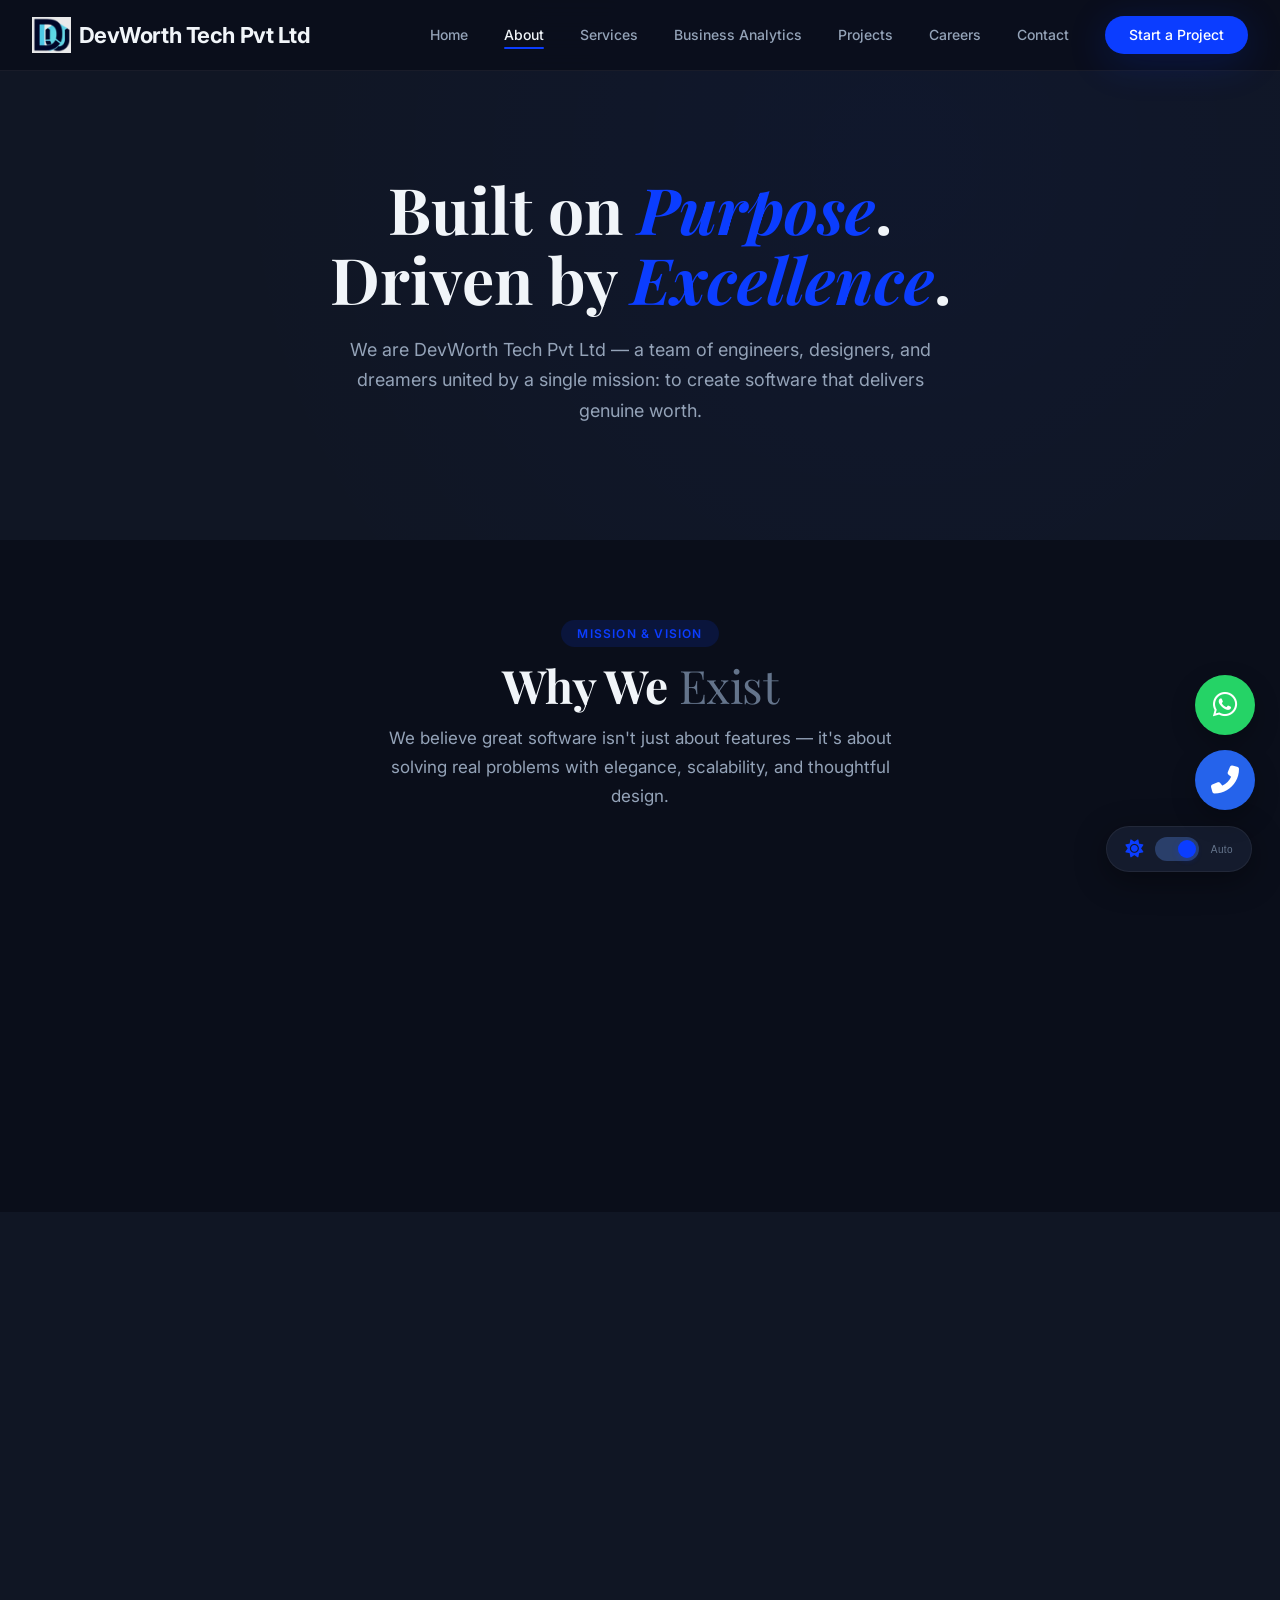
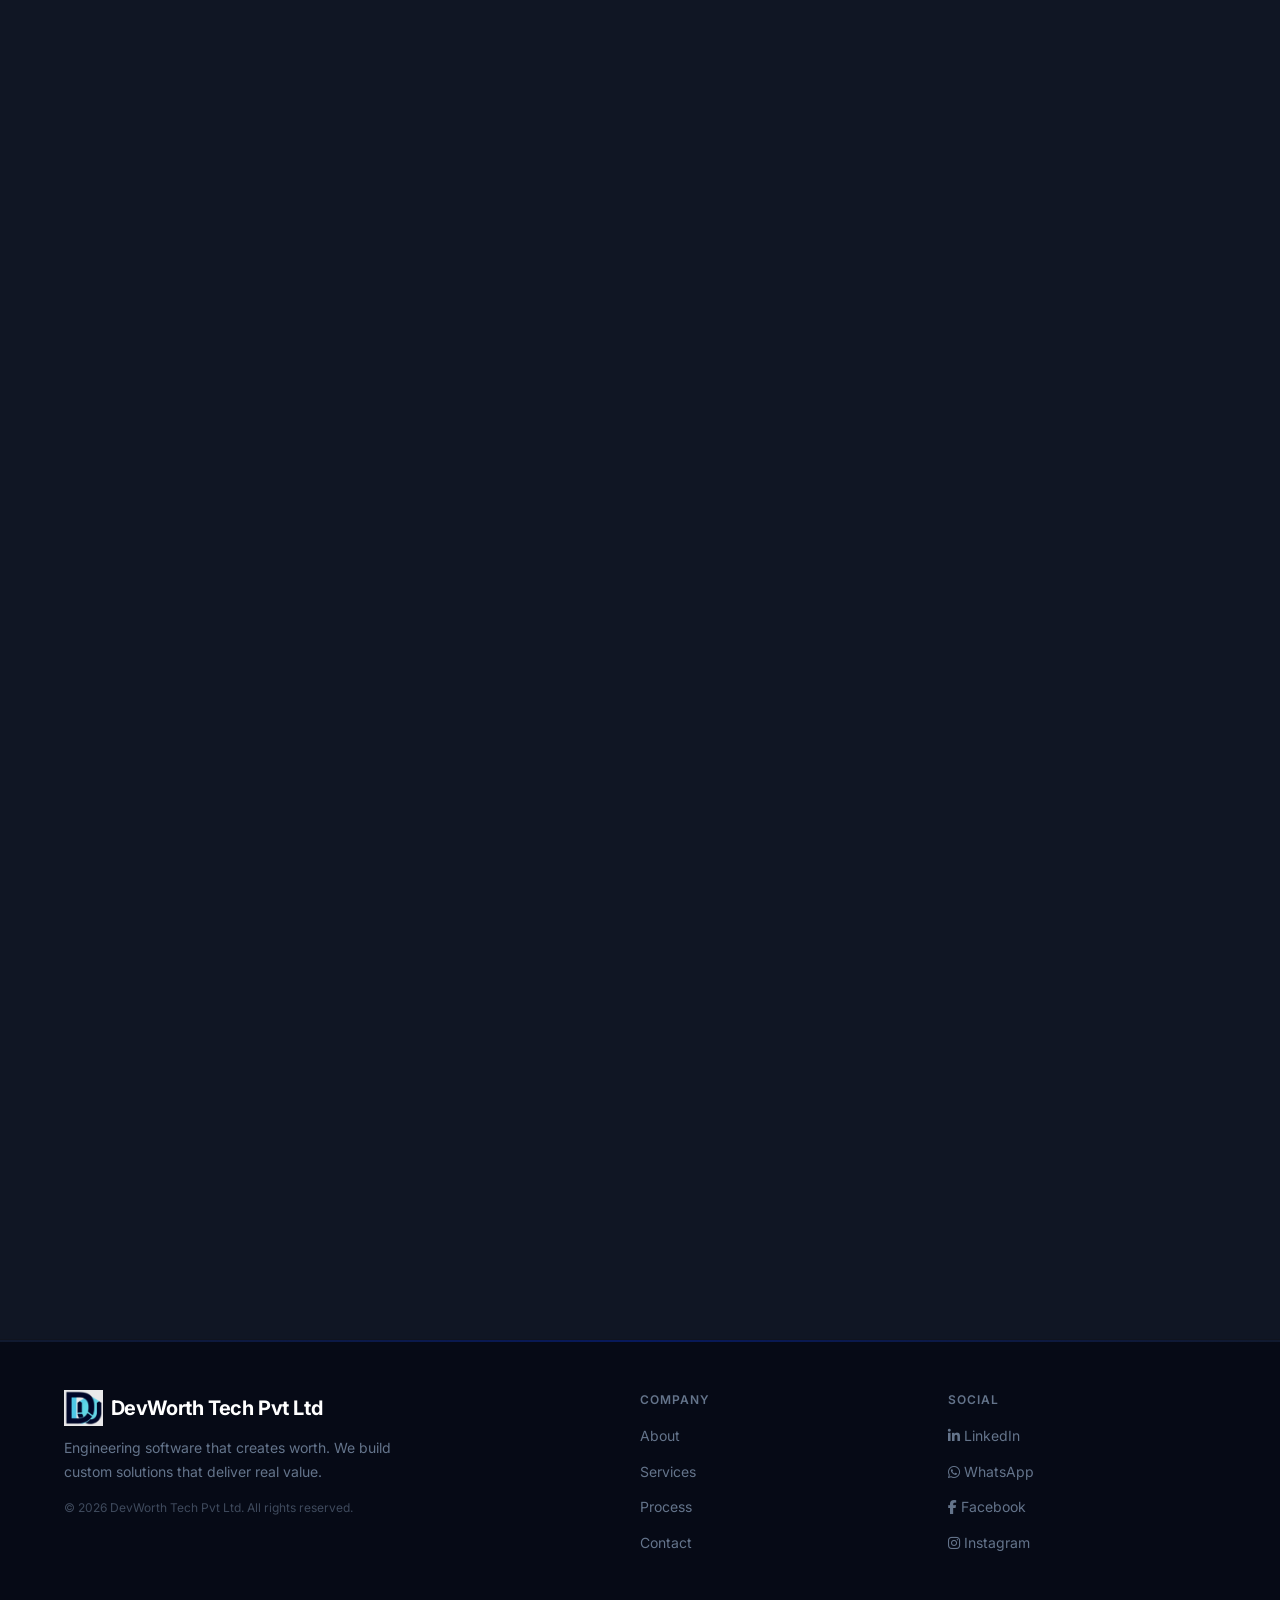
<file: about.html>
<!DOCTYPE html>
<html lang="en" data-theme="light">

<head>
    <meta charset="UTF-8" />
    <meta name="viewport" content="width=device-width, initial-scale=1.0" />
    <title>About — DevWorth Tech Pvt Ltd | Software That Creates Worth</title>
    <meta name="description"
        content="Learn about DevWorth Tech Pvt Ltd — our mission, vision, team, and values. We build software that delivers real value." />
    <link rel="canonical" href="https://devworthtechnologies.com/about.html" />
    <link rel="icon" type="image/png" href="assets/Devworth_tech-lg.png">
    <!-- Font Awesome 6 -->
    <link rel="stylesheet" href="https://cdnjs.cloudflare.com/ajax/libs/font-awesome/6.0.0-beta3/css/all.min.css" />
    <link rel="stylesheet" href="assets/css/style.css">
    <!-- Google Fonts: Inter + Playfair Display -->
    <link rel="preconnect" href="https://fonts.googleapis.com" />
    <link rel="preconnect" href="https://fonts.gstatic.com" crossorigin />
    <link
        href="https://fonts.googleapis.com/css2?family=Inter:opsz,wght@14..32,300;14..32,400;14..32,500;14..32,600;14..32,700;14..32,800&family=Playfair+Display:ital,wght@0,400;0,600;0,700;1,600&display=swap"
        rel="stylesheet" />

    <style>
        /* ============================================================
           CSS VARIABLES — Light & Dark Themes (same as main)
           ============================================================ */
        :root {
            --blue-50: #f0f5ff;
            --blue-100: #e0ebff;
            --blue-200: #b8d4ff;
            --blue-300: #8bb8ff;
            --blue-400: #5c9bff;
            --blue-500: #0B3DFF;
            --blue-600: #0029cc;
            --blue-700: #001f99;

            --bg-page: #f8faff;
            --bg-card: #ffffff;
            --bg-soft: #f0f6fe;
            --bg-input: #ffffff;
            --text-primary: #0a1628;
            --text-secondary: #3d4f6f;
            --text-light: #6b7f9f;
            --border-color: rgba(11, 61, 255, 0.06);
            --shadow-sm: 0 2px 12px rgba(11, 61, 255, 0.06);
            --shadow-md: 0 8px 32px rgba(11, 61, 255, 0.08);
            --shadow-lg: 0 20px 56px rgba(11, 61, 255, 0.10);
            --shadow-glow: 0 8px 40px rgba(11, 61, 255, 0.15);
            --footer-bg: #0a1628;
            --footer-text: #94a3b8;
            --footer-border: rgba(255, 255, 255, 0.06);
            --toggle-bg: #e2e8f0;
            --bubble-opacity: 0.05;
            --hero-overlay: rgba(255, 255, 255, 0.70);
            --radius-sm: 12px;
            --radius-md: 20px;
            --radius-lg: 28px;
            --transition: 0.5s cubic-bezier(0.22, 1, 0.36, 1);
            --transition-fast: 0.3s ease;
        }

        [data-theme="dark"] {
            --bg-page: #0a0e1a;
            --bg-card: #141b2d;
            --bg-soft: #101624;
            --bg-input: #1a2338;
            --text-primary: #f1f5f9;
            --text-secondary: #94a3b8;
            --text-light: #64748b;
            --border-color: rgba(255, 255, 255, 0.06);
            --shadow-sm: 0 2px 12px rgba(0, 0, 0, 0.3);
            --shadow-md: 0 8px 32px rgba(0, 0, 0, 0.4);
            --shadow-lg: 0 20px 56px rgba(0, 0, 0, 0.5);
            --shadow-glow: 0 8px 40px rgba(11, 61, 255, 0.2);
            --footer-bg: #060a16;
            --footer-text: #64748b;
            --footer-border: rgba(255, 255, 255, 0.04);
            --toggle-bg: #1a2338;
            --blue-100: #1a2a4a;
            --blue-200: #2a3f6a;
            --blue-50: #0e1a2e;
            --bubble-opacity: 0.07;
            --hero-overlay: rgba(10, 14, 26, 0.75);
        }

        /* ============================================================
           RESET & BASE
           ============================================================ */
        *,
        *::before,
        *::after {
            margin: 0;
            padding: 0;
            box-sizing: border-box;
        }

        html {
            scroll-behavior: smooth;
            -webkit-font-smoothing: antialiased;
        }

        body {
            font-family: 'Inter', sans-serif;
            background: var(--bg-page);
            color: var(--text-primary);
            overflow-x: hidden;
            line-height: 1.6;
            transition: background 0.6s ease, color 0.6s ease;
        }

        a {
            text-decoration: none;
            color: inherit;
        }

        img {
            display: block;
            max-width: 100%;
        }

        .logo img {
            max-height: 36px;
            width: auto;
            max-width: 140px;
            object-fit: contain;
            transition: transform 0.3s ease;
        }

        .logo:hover img {
            transform: scale(1.05);
        }

        .logo i {
            color: var(--blue-500);
            font-size: 20px;
            transition: transform 0.4s ease;
        }

        .logo:hover i {
            transform: rotate(-10deg) scale(1.1);
        }

        ul {
            list-style: none;
        }

        /* ============================================================
           PROGRESS BAR
           ============================================================ */
        #progressBar {
            position: fixed;
            top: 0;
            left: 0;
            height: 3px;
            background: linear-gradient(90deg, var(--blue-300), var(--blue-500), var(--blue-300));
            z-index: 1000;
            width: 0%;
            transition: width 0.08s linear;
            border-radius: 0 4px 4px 0;
        }

        /* ============================================================
           BACKGROUND BUBBLES — hidden on small screens
           ============================================================ */
        .bubble-container {
            position: fixed;
            inset: 0;
            pointer-events: none;
            z-index: 0;
            overflow: hidden;
        }

        .bubble {
            position: absolute;
            bottom: -120px;
            border-radius: 50%;
            opacity: 0;
            animation: rise linear infinite;
            background: radial-gradient(circle at 30% 30%, var(--blue-300), var(--blue-500));
            filter: blur(2px);
            will-change: transform, opacity;
        }

        @keyframes rise {
            0% {
                transform: translateY(0) scale(0.6) rotate(0deg);
                opacity: 0;
            }

            8% {
                opacity: var(--bubble-opacity);
                transform: translateY(0) scale(0.8) rotate(5deg);
            }

            85% {
                opacity: calc(var(--bubble-opacity) * 1.8);
            }

            100% {
                transform: translateY(-115vh) scale(0.2) rotate(720deg);
                opacity: 0;
            }
        }

        @media (max-width: 1024px) {
            .bubble-container {
                display: none !important;
            }
        }

        /* ============================================================
           THEME TOGGLE
           ============================================================ */
        .theme-toggle {
            position: fixed;
            bottom: 28px;
            right: 28px;
            z-index: 600;
            background: var(--bg-card);
            border: 1px solid var(--border-color);
            border-radius: 50px;
            padding: 10px 18px;
            display: flex;
            align-items: center;
            gap: 12px;
            cursor: pointer;
            box-shadow: var(--shadow-md);
            transition: all var(--transition-fast);
            color: var(--text-primary);
            font-size: 13px;
            font-weight: 500;
            backdrop-filter: blur(8px);
            -webkit-backdrop-filter: blur(8px);
        }

        .theme-toggle:hover {
            transform: scale(1.05);
            box-shadow: var(--shadow-lg);
        }

        .theme-toggle i {
            font-size: 18px;
            color: var(--blue-500);
            transition: transform 0.4s ease;
        }

        .theme-toggle .toggle-track {
            width: 44px;
            height: 24px;
            background: var(--toggle-bg);
            border-radius: 50px;
            position: relative;
            transition: background 0.3s ease;
            flex-shrink: 0;
        }

        .theme-toggle .toggle-track .thumb {
            width: 18px;
            height: 18px;
            border-radius: 50%;
            background: var(--blue-500);
            position: absolute;
            top: 3px;
            left: 3px;
            transition: transform 0.3s ease;
            box-shadow: 0 2px 6px rgba(11, 61, 255, 0.3);
        }

        [data-theme="dark"] .theme-toggle .toggle-track .thumb {
            transform: translateX(20px);
        }

        [data-theme="dark"] .theme-toggle .toggle-track {
            background: #2a3f6a;
        }

        .theme-toggle .time-indicator {
            font-size: 10px;
            color: var(--text-light);
            font-weight: 400;
            letter-spacing: 0.04em;
        }

        @media (max-width: 640px) {
            .theme-toggle {
                bottom: 16px;
                right: 16px;
                padding: 8px 14px;
                font-size: 12px;
                gap: 8px;
            }

            .theme-toggle .toggle-track {
                width: 34px;
                height: 20px;
            }

            .theme-toggle .toggle-track .thumb {
                width: 14px;
                height: 14px;
                top: 3px;
                left: 3px;
            }

            [data-theme="dark"] .theme-toggle .toggle-track .thumb {
                transform: translateX(14px);
            }

            .theme-toggle .time-indicator {
                display: none;
            }
        }

        /* ============================================================
           NAVBAR
           ============================================================ */
        .navbar {
            position: fixed;
            top: 0;
            left: 0;
            width: 100%;
            z-index: 500;
            padding: 16px 32px;
            background: rgba(255, 255, 255, 0.72);
            backdrop-filter: blur(18px);
            -webkit-backdrop-filter: blur(18px);
            border-bottom: 1px solid var(--border-color);
            transition: box-shadow var(--transition-fast), background 0.6s ease, border-color 0.6s ease;
        }

        [data-theme="dark"] .navbar {
            background: rgba(10, 14, 26, 0.85);
        }

        .navbar.scrolled {
            box-shadow: 0 4px 28px rgba(11, 61, 255, 0.06);
            background: rgba(255, 255, 255, 0.92);
        }

        [data-theme="dark"] .navbar.scrolled {
            background: rgba(10, 14, 26, 0.95);
            box-shadow: 0 4px 28px rgba(0, 0, 0, 0.3);
        }

        .navbar .inner {
            max-width: 1280px;
            margin: 0 auto;
            display: flex;
            align-items: center;
            justify-content: space-between;
        }

        .logo {
            font-size: 22px;
            font-weight: 700;
            letter-spacing: -0.02em;
            color: var(--text-primary);
            display: flex;
            align-items: center;
            gap: 8px;
            transition: color 0.6s ease;
        }

        .logo i {
            color: var(--blue-500);
            font-size: 20px;
            transition: transform 0.4s ease;
        }

        .logo:hover i {
            transform: rotate(-10deg) scale(1.1);
        }

        .nav-links {
            display: flex;
            align-items: center;
            gap: 36px;
        }

        .nav-links a {
            font-size: 14px;
            font-weight: 500;
            color: var(--text-secondary);
            position: relative;
            transition: color var(--transition-fast);
        }

        .nav-links a::after {
            content: '';
            position: absolute;
            left: 0;
            bottom: -3px;
            width: 0;
            height: 2px;
            background: var(--blue-500);
            border-radius: 4px;
            transition: width var(--transition-fast);
        }

        .nav-links a:hover,
        .nav-links a.active {
            color: var(--text-primary);
        }

        .nav-links a:hover::after,
        .nav-links a.active::after {
            width: 100%;
        }

        .nav-cta {
            background: var(--blue-500);
            color: #fff !important;
            padding: 8px 24px;
            border-radius: 50px;
            font-weight: 500;
            font-size: 13px;
            transition: all var(--transition-fast);
            box-shadow: var(--shadow-glow);
        }

        .nav-cta::after {
            display: none !important;
        }

        .nav-cta:hover {
            transform: translateY(-2px) scale(1.02);
            box-shadow: 0 8px 32px rgba(11, 61, 255, 0.28);
            color: #fff !important;
        }

        .nav-toggle {
            display: none;
            flex-direction: column;
            gap: 5px;
            background: none;
            border: none;
            cursor: pointer;
            padding: 4px;
        }

        .nav-toggle span {
            display: block;
            width: 24px;
            height: 2px;
            background: var(--text-primary);
            border-radius: 2px;
            transition: var(--transition-fast);
        }

        .mobile-menu {
            display: none;
            position: fixed;
            inset: 0;
            top: 72px;
            background: rgba(255, 255, 255, 0.98);
            backdrop-filter: blur(20px);
            padding: 32px 24px;
            flex-direction: column;
            gap: 20px;
            font-size: 17px;
            font-weight: 500;
            transform: translateX(100%);
            transition: transform 0.5s cubic-bezier(0.22, 1, 0.36, 1);
            z-index: 400;
        }

        [data-theme="dark"] .mobile-menu {
            background: rgba(10, 14, 26, 0.98);
        }

        .mobile-menu.open {
            transform: translateX(0);
        }

        .mobile-menu a {
            padding: 12px 0;
            border-bottom: 1px solid var(--border-color);
            color: var(--text-primary);
        }

        .mobile-menu .nav-cta {
            display: inline-block;
            text-align: center;
            margin-top: 8px;
            border-bottom: none;
        }

        @media (max-width: 768px) {
            .navbar {
                padding: 12px 20px;
            }

            .nav-links {
                display: none;
            }

            .nav-toggle {
                display: flex;
            }

            .mobile-menu {
                display: flex;
            }
        }

        /* ============================================================
           SECTION — Shared
           ============================================================ */
        section {
            padding: 80px 0;
            position: relative;
            z-index: 1;
            transition: background 0.6s ease;
        }

        .container {
            max-width: 1200px;
            margin: 0 auto;
            padding: 0 24px;
        }

        .section-label {
            display: inline-block;
            font-size: 12px;
            font-weight: 600;
            text-transform: uppercase;
            letter-spacing: 0.1em;
            color: var(--blue-500);
            background: rgba(11, 61, 255, 0.06);
            padding: 4px 16px;
            border-radius: 50px;
            margin-bottom: 12px;
            transition: background 0.6s ease, color 0.6s ease;
        }

        [data-theme="dark"] .section-label {
            background: rgba(11, 61, 255, 0.15);
        }

        .section-title {
            font-family: 'Playfair Display', serif;
            font-size: clamp(28px, 4vw, 46px);
            font-weight: 700;
            color: var(--text-primary);
            letter-spacing: -0.01em;
            line-height: 1.15;
            transition: color 0.6s ease;
        }

        .section-title .light {
            color: var(--text-light);
            font-weight: 400;
            transition: color 0.6s ease;
        }

        .section-sub {
            font-size: 17px;
            color: var(--text-secondary);
            max-width: 540px;
            line-height: 1.7;
            margin-top: 12px;
            transition: color 0.6s ease;
        }

        .text-center {
            text-align: center;
        }

        .mx-auto {
            margin-left: auto;
            margin-right: auto;
        }

        /* ============================================================
           BUTTONS
           ============================================================ */
        .btn {
            display: inline-flex;
            align-items: center;
            gap: 10px;
            padding: 14px 34px;
            border-radius: 50px;
            font-weight: 600;
            font-size: 14px;
            transition: all var(--transition-fast);
            cursor: pointer;
            border: none;
            position: relative;
            overflow: hidden;
            will-change: transform;
            width: auto;
        }

        .btn-primary {
            background: var(--blue-500);
            color: #fff;
            box-shadow: var(--shadow-glow);
            align-items: center;
            text-align: center;
        }

        .btn-primary::before {
            content: '';
            position: absolute;
            inset: 0;
            background: linear-gradient(135deg, var(--blue-400), var(--blue-600));
            opacity: 0;
            transition: opacity 0.4s ease;
        }

        .btn-primary:hover::before {
            opacity: 1;
        }

        .btn-primary:hover {
            transform: translateY(-3px) scale(1.03);
            box-shadow: 0 12px 40px rgba(11, 61, 255, 0.25);
        }

        .btn-primary span {
            position: relative;
            z-index: 2;
        }

        /* ============================================================
           SCROLL REVEAL — toggle on every scroll
           ============================================================ */
        .reveal {
            opacity: 0;
            transform: translateY(50px);
            transition: opacity 0.9s cubic-bezier(0.22, 1, 0.36, 1),
                transform 0.9s cubic-bezier(0.22, 1, 0.36, 1);
        }

        .reveal.visible {
            opacity: 1;
            transform: translateY(0);
        }

        .reveal-left {
            opacity: 0;
            transform: translateX(-50px);
            transition: opacity 0.9s ease, transform 0.9s ease;
        }

        .reveal-left.visible {
            opacity: 1;
            transform: translateX(0);
        }

        .reveal-right {
            opacity: 0;
            transform: translateX(50px);
            transition: opacity 0.9s ease, transform 0.9s ease;
        }

        .reveal-right.visible {
            opacity: 1;
            transform: translateX(0);
        }

        .stagger-children>* {
            opacity: 0;
            transform: translateY(35px);
            transition: opacity 0.7s ease, transform 0.7s ease;
        }

        .stagger-children.visible>*:nth-child(1) {
            transition-delay: 0.05s;
        }

        .stagger-children.visible>*:nth-child(2) {
            transition-delay: 0.12s;
        }

        .stagger-children.visible>*:nth-child(3) {
            transition-delay: 0.19s;
        }

        .stagger-children.visible>*:nth-child(4) {
            transition-delay: 0.26s;
        }

        .stagger-children.visible>*:nth-child(5) {
            transition-delay: 0.33s;
        }

        .stagger-children.visible>*:nth-child(6) {
            transition-delay: 0.40s;
        }

        .stagger-children.visible>* {
            opacity: 1;
            transform: translateY(0);
        }

        .stagger-children:not(.visible)>* {
            opacity: 0;
            transform: translateY(35px);
            transition-delay: 0s !important;
        }

        /* ============================================================
           SECTION POPUP & DOWN — toggle on every scroll
           ============================================================ */
        .section-popup {
            opacity: 0;
            transform: scale(0.92) translateY(30px);
            transition: opacity 0.9s cubic-bezier(0.22, 1, 0.36, 1),
                transform 0.9s cubic-bezier(0.22, 1, 0.36, 1);
        }

        .section-popup.visible {
            opacity: 1;
            transform: scale(1) translateY(0);
        }

        .section-popdown {
            opacity: 0;
            transform: scale(1.08) translateY(-30px);
            transition: opacity 0.9s cubic-bezier(0.22, 1, 0.36, 1),
                transform 0.9s cubic-bezier(0.22, 1, 0.36, 1);
        }

        .section-popdown.visible {
            opacity: 1;
            transform: scale(1) translateY(0);
        }

        /* ============================================================
           FLOATING 3D ELEMENTS
           ============================================================ */
        .float-3d {
            animation: float3d 6s ease-in-out infinite;
            will-change: transform;
        }

        @keyframes float3d {

            0%,
            100% {
                transform: translateY(0) rotateX(0) rotateY(0);
            }

            33% {
                transform: translateY(-8px) rotateX(2deg) rotateY(3deg);
            }

            66% {
                transform: translateY(4px) rotateX(-1deg) rotateY(-2deg);
            }
        }

        .float-3d-delay-1 {
            animation-delay: 0.5s;
        }

        .float-3d-delay-2 {
            animation-delay: 1.2s;
        }

        .float-3d-delay-3 {
            animation-delay: 2.0s;
        }

        /* ============================================================
           ABOUT PAGE — Hero (about-hero)
           ============================================================ */
        .about-hero {
            min-height: 60vh;
            display: flex;
            align-items: center;
            justify-content: center;
            text-align: center;
            padding: 120px 24px 60px;
            position: relative;
            background: var(--bg-soft);
            transition: background 0.6s ease;
            overflow: hidden;
        }

        .about-hero::after {
            content: '';
            position: absolute;
            inset: 0;
            background: radial-gradient(circle at 70% 30%, rgba(11, 61, 255, 0.04), transparent 70%);
            pointer-events: none;
        }

        .about-hero .hero-content {
            position: relative;
            z-index: 2;
            max-width: 800px;
        }

        .about-hero h1 {
            font-family: 'Playfair Display', serif;
            font-size: clamp(40px, 5vw, 64px);
            font-weight: 700;
            color: var(--text-primary);
            line-height: 1.1;
            margin-bottom: 20px;
            transition: color 0.6s ease;
            animation: fadeInUp 0.8s ease forwards;
        }

        .about-hero h1 .highlight {
            color: var(--blue-500);
            font-style: italic;
        }

        @keyframes fadeInUp {
            from {
                opacity: 0;
                transform: translateY(30px);
            }

            to {
                opacity: 1;
                transform: translateY(0);
            }
        }

        .about-hero p {
            font-size: 18px;
            color: var(--text-secondary);
            max-width: 600px;
            margin: 0 auto;
            line-height: 1.7;
            transition: color 0.6s ease;
            animation: fadeInUp 0.8s ease 0.15s forwards;
            opacity: 0;
        }

        /* ============================================================
           ABOUT PAGE — Mission & Vision Cards
           ============================================================ */
        .mission-grid {
            display: grid;
            grid-template-columns: 1fr 1fr;
            gap: 40px;
            margin-top: 48px;
        }

        .mission-card {
            background: var(--bg-card);
            padding: 36px 28px;
            border-radius: var(--radius-lg);
            border: 1px solid var(--border-color);
            box-shadow: var(--shadow-sm);
            transition: all var(--transition);
            text-align: center;
        }

        .mission-card:hover {
            transform: translateY(-6px);
            box-shadow: var(--shadow-md);
            border-color: rgba(11, 61, 255, 0.12);
        }

        .mission-card .icon {
            width: 64px;
            height: 64px;
            border-radius: 50%;
            background: var(--blue-100);
            color: var(--blue-500);
            display: flex;
            align-items: center;
            justify-content: center;
            font-size: 28px;
            margin: 0 auto 16px;
            transition: all var(--transition);
        }

        .mission-card:hover .icon {
            background: var(--blue-500);
            color: #fff;
            transform: scale(1.05) rotate(-4deg);
        }

        .mission-card h3 {
            font-size: 22px;
            font-weight: 700;
            color: var(--text-primary);
            margin-bottom: 8px;
            transition: color 0.6s ease;
        }

        .mission-card p {
            font-size: 15px;
            color: var(--text-secondary);
            line-height: 1.7;
            transition: color 0.6s ease;
        }

        /* ============================================================
           ABOUT PAGE — Stats / Numbers
           ============================================================ */
        .stats-grid {
            display: grid;
            grid-template-columns: repeat(4, 1fr);
            gap: 24px;
            margin-top: 48px;
        }

        .stat-item {
            background: var(--bg-card);
            padding: 28px 20px;
            border-radius: var(--radius-md);
            border: 1px solid var(--border-color);
            text-align: center;
            transition: all var(--transition);
            box-shadow: var(--shadow-sm);
        }

        .stat-item:hover {
            transform: translateY(-4px);
            box-shadow: var(--shadow-md);
            border-color: rgba(11, 61, 255, 0.10);
        }

        .stat-item .number {
            font-size: 36px;
            font-weight: 800;
            color: var(--blue-500);
            line-height: 1.2;
            transition: color 0.6s ease;
        }

        .stat-item .label {
            font-size: 14px;
            color: var(--text-secondary);
            margin-top: 4px;
            font-weight: 500;
            transition: color 0.6s ease;
        }

        /* ============================================================
           ABOUT PAGE — Team Grid
           ============================================================ */
        .team-grid {
            display: grid;
            grid-template-columns: repeat(auto-fill, minmax(240px, 1fr));
            gap: 32px;
            margin-top: 48px;
        }

        .team-card {
            background: var(--bg-card);
            border-radius: var(--radius-lg);
            border: 1px solid var(--border-color);
            overflow: hidden;
            box-shadow: var(--shadow-sm);
            transition: all var(--transition);
            text-align: center;
            padding-bottom: 24px;
        }

        .team-card:hover {
            transform: translateY(-8px);
            box-shadow: var(--shadow-md);
            border-color: rgba(11, 61, 255, 0.10);
        }

        .team-card .avatar {
            width: 100%;
            aspect-ratio: 1/1;
            object-fit: cover;
            background: var(--blue-100);
            transition: transform 0.6s ease;
        }

        .team-card:hover .avatar {
            transform: scale(1.02);
        }

        .team-card h4 {
            font-size: 18px;
            font-weight: 700;
            color: var(--text-primary);
            margin: 16px 0 4px;
            transition: color 0.6s ease;
        }

        .team-card .role {
            font-size: 13px;
            color: var(--blue-500);
            font-weight: 500;
            letter-spacing: 0.02em;
            transition: color 0.6s ease;
        }

        .team-card .bio {
            font-size: 14px;
            color: var(--text-secondary);
            padding: 0 16px;
            margin-top: 6px;
            line-height: 1.6;
            transition: color 0.6s ease;
        }

        /* ============================================================
           ABOUT PAGE — Values Grid
           ============================================================ */
        .values-grid {
            display: grid;
            grid-template-columns: 1fr 1fr 1fr;
            gap: 28px;
            margin-top: 48px;
        }

        .value-item {
            background: var(--bg-card);
            padding: 32px 24px;
            border-radius: var(--radius-md);
            border: 1px solid var(--border-color);
            text-align: center;
            transition: all var(--transition);
            box-shadow: var(--shadow-sm);
        }

        .value-item:hover {
            transform: translateY(-6px) rotateX(1deg);
            box-shadow: var(--shadow-md);
            border-color: rgba(11, 61, 255, 0.10);
        }

        .value-item .icon {
            font-size: 36px;
            color: var(--blue-400);
            display: block;
            margin-bottom: 12px;
            transition: transform 0.4s ease, color 0.4s ease;
        }

        .value-item:hover .icon {
            transform: scale(1.15) rotate(-4deg);
            color: var(--blue-500);
        }

        .value-item h4 {
            font-size: 17px;
            font-weight: 700;
            color: var(--text-primary);
            margin-bottom: 6px;
            transition: color 0.6s ease;
        }

        .value-item p {
            font-size: 14px;
            color: var(--text-secondary);
            line-height: 1.7;
            transition: color 0.6s ease;
        }

        /* ============================================================
           ABOUT PAGE — CTA Section
           ============================================================ */
        .about-cta {
            background: var(--bg-soft);
            text-align: center;
            padding: 80px 0;
            transition: background 0.6s ease;
        }

        .about-cta h2 {
            font-family: 'Playfair Display', serif;
            font-size: clamp(30px, 3.5vw, 48px);
            font-weight: 700;
            color: var(--text-primary);
            margin-bottom: 12px;
            transition: color 0.6s ease;
        }

        .about-cta p {
            font-size: 17px;
            color: var(--text-secondary);
            max-width: 500px;
            margin: 0 auto 28px;
            line-height: 1.7;
            transition: color 0.6s ease;
        }

        /* ============================================================
           FOOTER
           ============================================================ */
        .footer {
            background: var(--footer-bg);
            border-top: 1px solid var(--footer-border);
            transition: background 0.6s ease, border-color 0.6s ease;
            position: relative;
            z-index: 1;
        }

        .footer-divider {
            height: 2px;
            background: linear-gradient(90deg, var(--blue-200), var(--blue-500), var(--blue-200));
            opacity: 0.3;
        }

        .footer .inner {
            max-width: 1200px;
            margin: 0 auto;
            padding: 48px 24px;
            display: grid;
            grid-template-columns: 2fr 1fr 1fr;
            gap: 40px;
        }

        .footer .logo {
            color: #fff;
            font-size: 20px;
        }

        .footer .logo i {
            color: var(--blue-400);
        }

        .footer p {
            font-size: 14px;
            color: var(--footer-text);
            line-height: 1.7;
            max-width: 340px;
            margin-top: 10px;
        }

        .footer .copy {
            font-size: 12px;
            color: var(--footer-text);
            opacity: 0.6;
            margin-top: 14px;
        }

        .footer h4 {
            font-size: 12px;
            font-weight: 600;
            text-transform: uppercase;
            letter-spacing: 0.08em;
            color: var(--footer-text);
            margin-bottom: 14px;
        }

        .footer ul li {
            margin-bottom: 10px;
        }

        .footer ul a {
            font-size: 14px;
            color: var(--footer-text);
            transition: color var(--transition-fast);
        }

        .footer ul a:hover {
            color: #fff;
        }

        .footer .social a {
            display: inline-block;
            margin-right: 16px;
            font-size: 18px;
            color: var(--footer-text);
            transition: all var(--transition-fast);
            will-change: transform;
        }

        .footer .social a:hover {
            color: #fff;
            transform: translateY(-3px);
        }

        @media (max-width: 768px) {
            .footer .inner {
                grid-template-columns: 1fr;
                gap: 28px;
                padding: 32px 20px;
            }

            .footer p {
                max-width: 100%;
            }
        }

        /* ============================================================
           RESPONSIVE TWEAKS
           ============================================================ */
        @media (max-width: 1024px) {
            .stats-grid {
                grid-template-columns: repeat(2, 1fr);
            }

            .values-grid {
                grid-template-columns: 1fr 1fr;
            }
        }

        @media (max-width: 768px) {
            .about-hero {
                min-height: 40vh;
                padding: 100px 20px 40px;
            }

            .about-hero h1 {
                font-size: 32px;
            }

            .mission-grid {
                grid-template-columns: 1fr;
                gap: 24px;
            }

            .team-grid {
                grid-template-columns: repeat(auto-fill, minmax(180px, 1fr));
            }

            .stats-grid {
                grid-template-columns: 1fr 1fr;
                gap: 16px;
            }

            .values-grid {
                grid-template-columns: 1fr;
                gap: 20px;
            }

            .about-cta {
                padding: 48px 0;
            }
        }

        @media (max-width: 480px) {
            .team-grid {
                grid-template-columns: 1fr;
                max-width: 280px;
                margin-left: auto;
                margin-right: auto;
            }

            .stats-grid {
                grid-template-columns: 1fr 1fr;
                gap: 12px;
            }

            .stat-item .number {
                font-size: 28px;
            }

            .mission-card {
                padding: 24px 20px;
            }

            .container {
                padding: 0 16px;
            }

            section {
                padding: 48px 0;
            }

            .section-title {
                font-size: 28px;
            }

            .section-sub {
                font-size: 15px;
            }

            .btn {
                padding: 12px 22px;
                font-size: 13px;
            }
        }
    </style>
</head>

<body>

    <!-- ===== BACKGROUND BUBBLES ===== -->
    <div class="bubble-container" id="bubbleContainer"></div>

    <!-- ===== PROGRESS BAR ===== -->
    <div id="progressBar"></div>

    <!-- ===== THEME TOGGLE ===== -->
    <button class="theme-toggle" id="themeToggle" aria-label="Toggle theme">
        <i class="fas fa-moon" id="themeIcon"></i>
        <span class="toggle-track">
            <span class="thumb"></span>
        </span>
        <span class="time-indicator" id="timeIndicator">Auto</span>
    </button>

    <!-- ============================================================
    NAVBAR
    ============================================================ -->
    <header class="navbar" id="navbar">
        <div class="inner">
            <a href="#" class="logo">
                <img src="assets/Devworth_tech-lg.png" alt="DevWorth Tech">
                DevWorth Tech Pvt Ltd
            </a>
            <nav class="nav-links">
                <a href="index.html">Home</a>
                <a href="about.html">About</a>
                <a href="services.html">Services</a>
                <a href="business-analytics.html">Business Analytics</a>
                <a href="projects.html" class="active">Projects</a>
                <a href="careers.html">Careers</a>
                <a href="contact.html">Contact</a>
                <a href="contact.html" class="nav-cta">Start a Project</a>
            </nav>
            <button class="nav-toggle" id="navToggle" aria-label="Toggle menu">
                <span></span><span></span><span></span>
            </button>
        </div>
    </header>

    <!-- ===== MOBILE MENU ===== -->
    <div class="mobile-menu" id="mobileMenu">
        <a href="index.html">Home</a>
        <a href="about.html">About</a>
        <a href="services.html">Services</a>
        <a href="business-analytics.html">Business Analytics</a>
        <a href="projects.html">Projects</a>
        <a href="careers.html">Careers</a>
        <a href="contact.html">Contact</a>
        <a href="contact.html" class="nav-cta" style="display:inline-block;text-align:center;">Start a Project</a>
    </div>

    <!-- ============================================================
    ABOUT HERO
    ============================================================ -->
    <section class="about-hero" id="about-hero">
        <div class="hero-content">
            <h1>Built on <span class="highlight">Purpose</span>.<br />Driven by <span
                    class="highlight">Excellence</span>.</h1>
            <p>
                We are DevWorth Tech Pvt Ltd — a team of engineers, designers, and dreamers
                united by a single mission: to create software that delivers genuine worth.
            </p>
        </div>
    </section>

    <!-- ============================================================
    MISSION & VISION
    ============================================================ -->
    <section id="mission" style="background:var(--bg-page);">
        <div class="container">
            <div class="text-center reveal">
                <span class="section-label">Mission &amp; Vision</span>
                <h2 class="section-title">Why We <span class="light">Exist</span></h2>
                <p class="section-sub mx-auto">We believe great software isn't just about features — it's about solving
                    real problems with elegance, scalability, and thoughtful design.</p>
            </div>

            <div class="mission-grid stagger-children">
                <div class="mission-card">
                    <div class="icon"><i class="fas fa-bullseye"></i></div>
                    <h3>Our Mission</h3>
                    <p>To engineer software that creates measurable value for businesses and their users. We partner
                        with our clients to turn complex challenges into elegant, scalable solutions.</p>
                </div>
                <div class="mission-card">
                    <div class="icon"><i class="fas fa-eye"></i></div>
                    <h3>Our Vision</h3>
                    <p>To be the most trusted software engineering partner for companies that demand excellence —
                        shaping the future of technology through quality, integrity, and innovation.</p>
                </div>
            </div>
        </div>
    </section>

    <!-- ============================================================
    STATS
    ============================================================ -->
    <section id="stats" style="background:var(--bg-soft);">
        <div class="container">
            <div class="text-center reveal">
                <span class="section-label">By the Numbers</span>
                <h2 class="section-title">Our <span class="light">Impact</span></h2>
                <p class="section-sub mx-auto">We're just getting started, but we're already making a difference.</p>
            </div>

            <div class="stats-grid stagger-children">
                <div class="stat-item">
                    <div class="number">4</div>
                    <div class="label">Projects Delivered</div>
                </div>
                <div class="stat-item">
                    <div class="number">100%</div>
                    <div class="label">Client Satisfaction</div>
                </div>
                <div class="stat-item">
                    <div class="number">4.9★</div>
                    <div class="label">Good Rating</div>
                </div>
                <div class="stat-item">
                    <div class="number">100%</div>
                    <div class="label">On-Time Delivery</div>
                </div>
            </div>
        </div>
    </section>

    <!-- ============================================================
    TEAM
    ============================================================ -->
    <!-- <section id="team" style="background:var(--bg-page);">
        <div class="container">
            <div class="text-center reveal">
                <span class="section-label">Team</span>
                <h2 class="section-title">The People <span class="light">Behind the Code</span></h2>
                <p class="section-sub mx-auto">We're a diverse group of engineers, designers, and problem-solvers who
                    care deeply about the work we do.</p>
            </div>

            <div class="team-grid stagger-children">
                <div class="team-card">
                    <img src="https://images.unsplash.com/photo-1507003211169-0a1dd7228f2d?w=400&q=80" alt="Team member"
                        class="avatar" loading="lazy" />
                    <h4>Alex Rivera</h4>
                    <div class="role">Founder &amp; CEO</div>
                    <div class="bio">10+ years in software engineering. Passionate about building products that matter.
                    </div>
                </div>
                <div class="team-card">
                    <img src="https://images.unsplash.com/photo-1573496359142-b8d87734a5a2?w=400&q=80" alt="Team member"
                        class="avatar" loading="lazy" />
                    <h4>Priya Sharma</h4>
                    <div class="role">CTO</div>
                    <div class="bio">Cloud architecture, AI, and scalable systems. Leads our technical vision.</div>
                </div>
                <div class="team-card">
                    <img src="https://images.unsplash.com/photo-1472099645785-5658abf4ff4e?w=400&q=80" alt="Team member"
                        class="avatar" loading="lazy" />
                    <h4>Marcus Chen</h4>
                    <div class="role">Lead Designer</div>
                    <div class="bio">Crafts intuitive, beautiful interfaces that users love and businesses trust.</div>
                </div>
                <div class="team-card">
                    <img src="https://images.unsplash.com/photo-1580489944761-15a19d654956?w=400&q=80" alt="Team member"
                        class="avatar" loading="lazy" />
                    <h4>Sophie Williams</h4>
                    <div class="role">Head of Product</div>
                    <div class="bio">Bridges the gap between business goals and technical execution.</div>
                </div>
            </div>
        </div>
    </section> -->

    <!-- ============================================================
    VALUES
    ============================================================ -->
    <section id="values" style="background:var(--bg-soft);">
        <div class="container">
            <div class="text-center reveal">
                <span class="section-label">Values</span>
                <h2 class="section-title">What We <span class="light">Stand For</span></h2>
                <p class="section-sub mx-auto">These principles guide every line of code we write and every decision we
                    make.</p>
            </div>

            <div class="values-grid stagger-children">
                <div class="value-item">
                    <span class="icon"><i class="fas fa-gem"></i></span>
                    <h4>Craftsmanship</h4>
                    <p>We take pride in writing clean, maintainable, and well-documented code that stands the test of
                        time.</p>
                </div>
                <div class="value-item">
                    <span class="icon"><i class="fas fa-handshake"></i></span>
                    <h4>Integrity</h4>
                    <p>Transparency, honesty, and accountability in everything we do — from estimates to delivery.</p>
                </div>
                <div class="value-item">
                    <span class="icon"><i class="fas fa-rocket"></i></span>
                    <h4>Innovation</h4>
                    <p>We embrace new technologies and approaches to solve problems more effectively and elegantly.</p>
                </div>
                <div class="value-item">
                    <span class="icon"><i class="fas fa-users"></i></span>
                    <h4>Collaboration</h4>
                    <p>We work alongside our clients as true partners — your success is our success.</p>
                </div>
                <div class="value-item">
                    <span class="icon"><i class="fas fa-shield-alt"></i></span>
                    <h4>Security</h4>
                    <p>Security is not an afterthought — it's baked into every layer of our development process.</p>
                </div>
                <div class="value-item">
                    <span class="icon"><i class="fas fa-seedling"></i></span>
                    <h4>Sustainability</h4>
                    <p>We build software that grows with you — scalable architecture that adapts to your changing needs.
                    </p>
                </div>
            </div>
        </div>
    </section>

    <!-- ============================================================
    CTA
    ============================================================ -->
    <section class="about-cta">
        <div class="container">
            <div class="reveal">
                <h2>Ready to Build <span style="color:var(--blue-500);">Something Great</span>?</h2>
                <p>Let's talk about your next project. We'd love to hear your ideas and explore how we can help.</p>
                <a href="index.html#contact" class="btn btn-primary"><span><i class="fas fa-paper-plane"></i> Get in
                        Touch</span></a>
            </div>
        </div>
    </section>

    <!-- Floating Contact Buttons -->
    <div class="floating-contact">
        <!-- WhatsApp -->
        <a href="https://wa.me/6374426001" target="_blank" class="whatsapp-btn" aria-label="WhatsApp">
            <i class="fab fa-whatsapp"></i>
        </a>

        <!-- Call -->
        <a href="tel:+916374426001" class="call-btn" aria-label="Call">
            <i class="fas fa-phone-alt"></i>
        </a>
    </div>

    <!-- Font Awesome -->
    <link rel="stylesheet" href="https://cdnjs.cloudflare.com/ajax/libs/font-awesome/6.6.0/css/all.min.css">

    <!-- ============================================================
    FOOTER
    ============================================================ -->
    <footer class="footer">
        <div class="footer-divider"></div>
        <div class="inner">
            <div>
                <a href="#" class="logo">
                    <img src="assets/Devworth_tech-lg.png" alt="DevWorth Tech">
                    DevWorth Tech Pvt Ltd
                </a>
                <p>Engineering software that creates worth. We build custom solutions that deliver real value.</p>
                <div class="copy">© 2026 DevWorth Tech Pvt Ltd. All rights reserved.</div>
            </div>
            <div>
                <h4>Company</h4>
                <ul>
                    <li><a href="#about">About</a></li>
                    <li><a href="#services">Services</a></li>
                    <li><a href="#process">Process</a></li>
                    <li><a href="#contact">Contact</a></li>
                </ul>
            </div>
            <div>
                <h4>Social</h4>
                <ul>
                    <li><a href="https://www.linkedin.com/company/devworth-technologies" target="_blank"
                            rel="noopener noreferrer"><i class="fab fa-linkedin-in"></i> LinkedIn</a></li>
                    <li><a href="https://wa.me/+916374426001" target="_blank" rel="noopener noreferrer"><i
                                class="fab fa-whatsapp"></i> WhatsApp</a></li>
                    <li><a href="https://www.facebook.com/people/Dev-Worth/61591323485880/" target="_blank" rel="noopener noreferrer"><i
                                class="fab fa-facebook-f"></i> Facebook</a></li>
                    <li><a href="https://www.instagram.com/devworth_technologies/" target="_blank"
                            rel="noopener noreferrer"><i class="fab fa-instagram"></i> Instagram</a></li>
                </ul>
            </div>
        </div>
    </footer>

    <!-- ============================================================
    JAVASCRIPT
    ============================================================ -->
    <script>
        (function () {
            'use strict';

            // ===== BUBBLES =====
            (function createBubbles() {
                const container = document.getElementById('bubbleContainer');
                if (window.innerWidth <= 1024) {
                    container.style.display = 'none';
                    return;
                }
                const colors = ['var(--blue-300)', 'var(--blue-400)', 'var(--blue-500)'];
                const count = 14;
                for (let i = 0; i < count; i++) {
                    const bubble = document.createElement('div');
                    bubble.className = 'bubble';
                    const size = 20 + Math.random() * 70;
                    bubble.style.width = size + 'px';
                    bubble.style.height = size + 'px';
                    bubble.style.left = Math.random() * 100 + '%';
                    bubble.style.animationDuration = (18 + Math.random() * 28) + 's';
                    bubble.style.animationDelay = (Math.random() * 20) + 's';
                    bubble.style.background =
                        `radial-gradient(circle at 30% 30%, ${colors[i % colors.length]}, var(--blue-500))`;
                    container.appendChild(bubble);
                }
            })();

            // ===== THEME TOGGLE =====
            const toggle = document.getElementById('themeToggle');
            const icon = document.getElementById('themeIcon');
            const indicator = document.getElementById('timeIndicator');
            const html = document.documentElement;

            function getAutoTheme() {
                const hour = new Date().getHours();
                return (hour >= 18 || hour < 6) ? 'dark' : 'light';
            }

            let currentTheme = localStorage.getItem('theme');
            let isManual = localStorage.getItem('themeManual') === 'true';

            if (!currentTheme || !isManual) {
                currentTheme = getAutoTheme();
                isManual = false;
                localStorage.setItem('themeManual', 'false');
            }

            html.setAttribute('data-theme', currentTheme);
            icon.className = currentTheme === 'dark' ? 'fas fa-sun' : 'fas fa-moon';
            indicator.textContent = isManual ? 'Manual' : 'Auto';

            toggle.addEventListener('click', function () {
                const current = html.getAttribute('data-theme');
                const next = current === 'light' ? 'dark' : 'light';
                html.setAttribute('data-theme', next);
                localStorage.setItem('theme', next);
                localStorage.setItem('themeManual', 'true');
                isManual = true;
                icon.className = next === 'dark' ? 'fas fa-sun' : 'fas fa-moon';
                indicator.textContent = 'Manual';
            });

            setInterval(function () {
                if (!isManual) {
                    const auto = getAutoTheme();
                    const current = html.getAttribute('data-theme');
                    if (auto !== current) {
                        html.setAttribute('data-theme', auto);
                        localStorage.setItem('theme', auto);
                        icon.className = auto === 'dark' ? 'fas fa-sun' : 'fas fa-moon';
                    }
                }
            }, 60000);

            // ===== PROGRESS BAR =====
            window.addEventListener('scroll', function () {
                const scrollTop = window.pageYOffset;
                const docHeight = document.documentElement.scrollHeight - window.innerHeight;
                document.getElementById('progressBar').style.width = (scrollTop / docHeight) * 100 + '%';
            });

            // ===== NAVBAR SCROLL =====
            const navbar = document.getElementById('navbar');
            window.addEventListener('scroll', function () {
                navbar.classList.toggle('scrolled', window.pageYOffset > 50);
            });

            // ===== MOBILE MENU =====
            const toggleBtn = document.getElementById('navToggle');
            const menu = document.getElementById('mobileMenu');
            toggleBtn.addEventListener('click', function () {
                menu.classList.toggle('open');
                toggleBtn.setAttribute('aria-expanded', menu.classList.contains('open'));
            });
            menu.querySelectorAll('a').forEach(function (link) {
                link.addEventListener('click', function () {
                    menu.classList.remove('open');
                    toggleBtn.setAttribute('aria-expanded', 'false');
                });
            });

            // ===== SCROLL REVEAL — toggles on EVERY scroll =====
            const revealEls = document.querySelectorAll(
                '.reveal, .reveal-left, .reveal-right, .stagger-children, .section-popup, .section-popdown'
            );

            const revealObserver = new IntersectionObserver(function (entries) {
                entries.forEach(function (entry) {
                    if (entry.isIntersecting) {
                        entry.target.classList.add('visible');
                    } else {
                        entry.target.classList.remove('visible');
                    }
                });
            }, {
                threshold: 0.12,
                rootMargin: '0px 0px -30px 0px'
            });

            revealEls.forEach(function (el) {
                revealObserver.observe(el);
            });

            // ===== SMOOTH SCROLL =====
            document.querySelectorAll('a[href^="#"]').forEach(function (a) {
                a.addEventListener('click', function (e) {
                    e.preventDefault();
                    const target = document.querySelector(this.getAttribute('href'));
                    if (target) {
                        target.scrollIntoView({ behavior: 'smooth', block: 'start' });
                    }
                });
            });

            // ===== ACTIVE NAV LINK =====
            const navLinks = document.querySelectorAll('.nav-links a');
            navLinks.forEach(function (link) {
                link.classList.toggle('active', link.getAttribute('href') === 'about.html');
            });

            // ===== 3D CARD TILT =====
            document.querySelectorAll('.mission-card, .team-card, .value-item, .stat-item').forEach(function (card) {
                card.addEventListener('mousemove', function (e) {
                    const rect = this.getBoundingClientRect();
                    const x = (e.clientX - rect.left) / rect.width - 0.5;
                    const y = (e.clientY - rect.top) / rect.height - 0.5;
                    const rotX = -y * 6;
                    const rotY = x * 6;
                    this.style.transform =
                        'translateY(-6px) rotateX(' + rotX + 'deg) rotateY(' + rotY + 'deg)';
                    this.style.transition = 'transform 0.05s ease';
                });
                card.addEventListener('mouseleave', function () {
                    this.style.transform = 'translateY(0) rotateX(0) rotateY(0)';
                    this.style.transition = 'transform 0.5s cubic-bezier(0.22, 1, 0.36, 1)';
                });
            });

        })();
    </script>

</body>

</html>
</file>
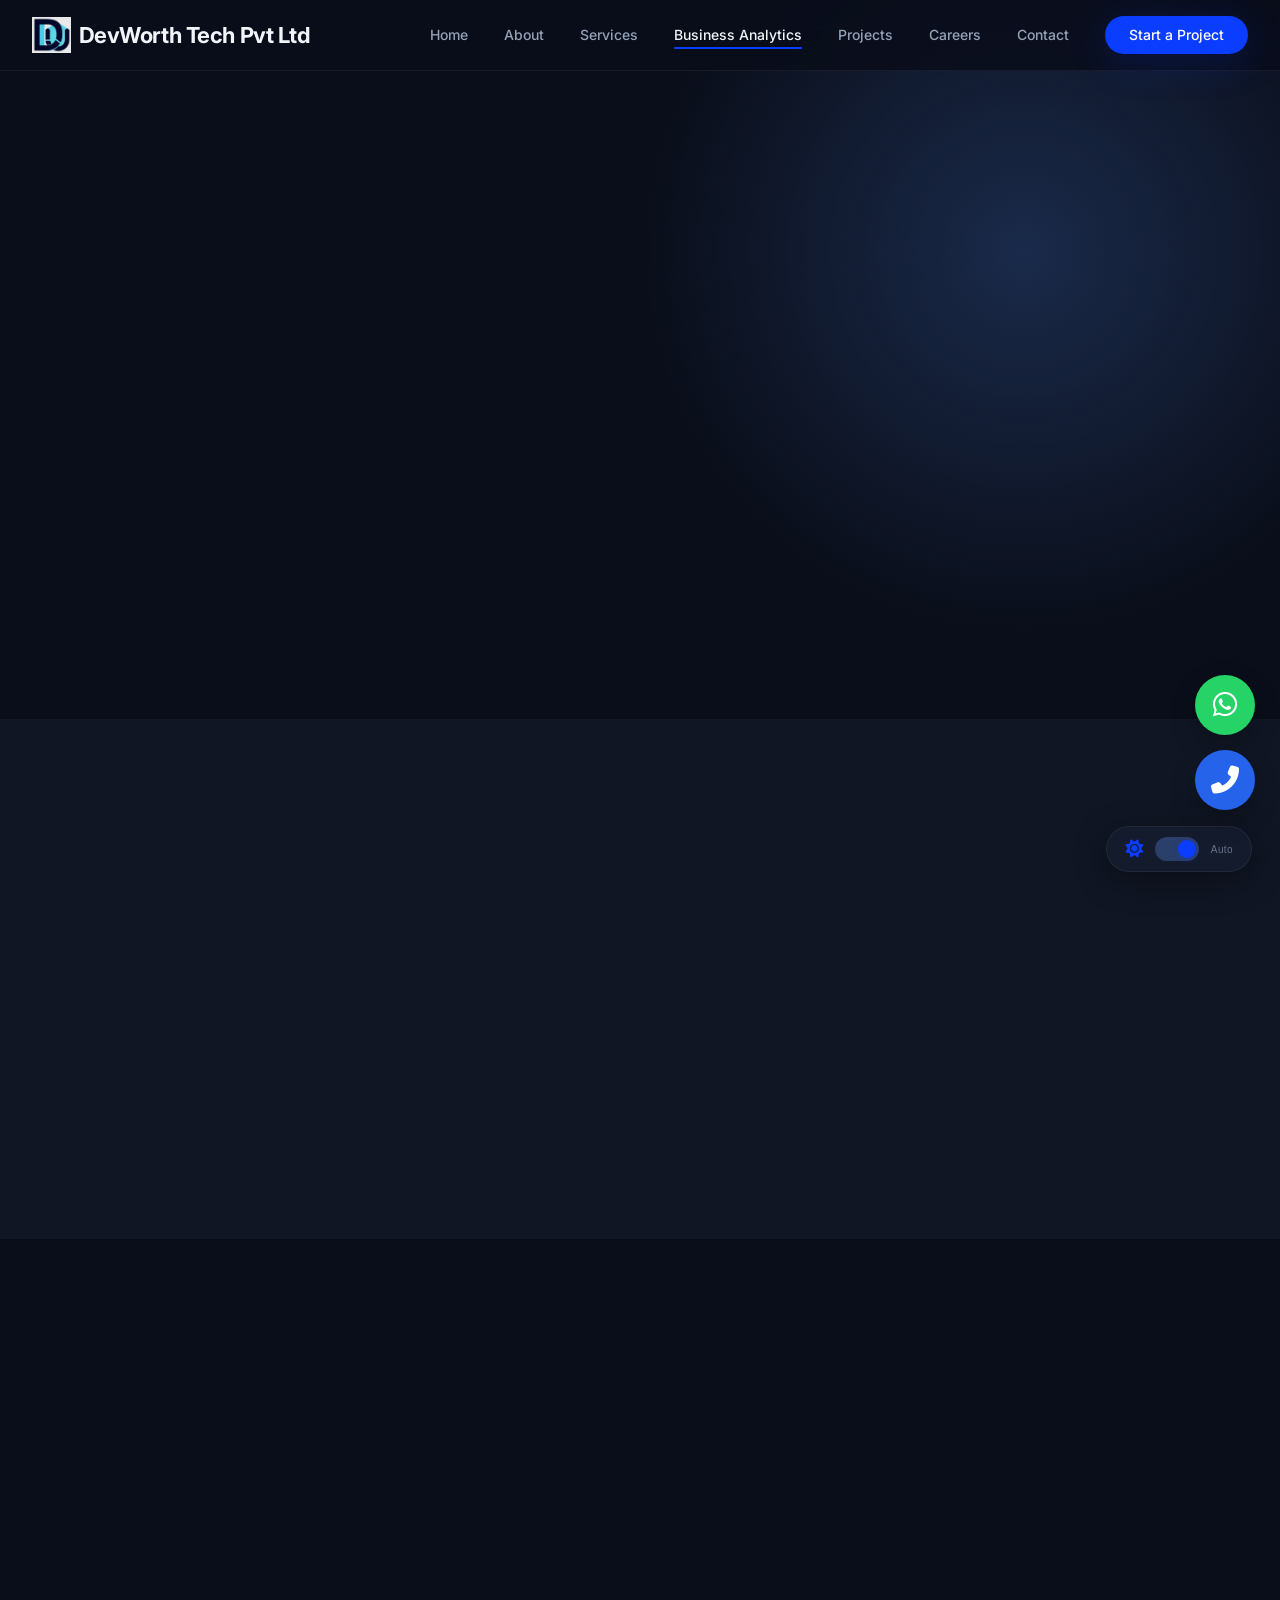
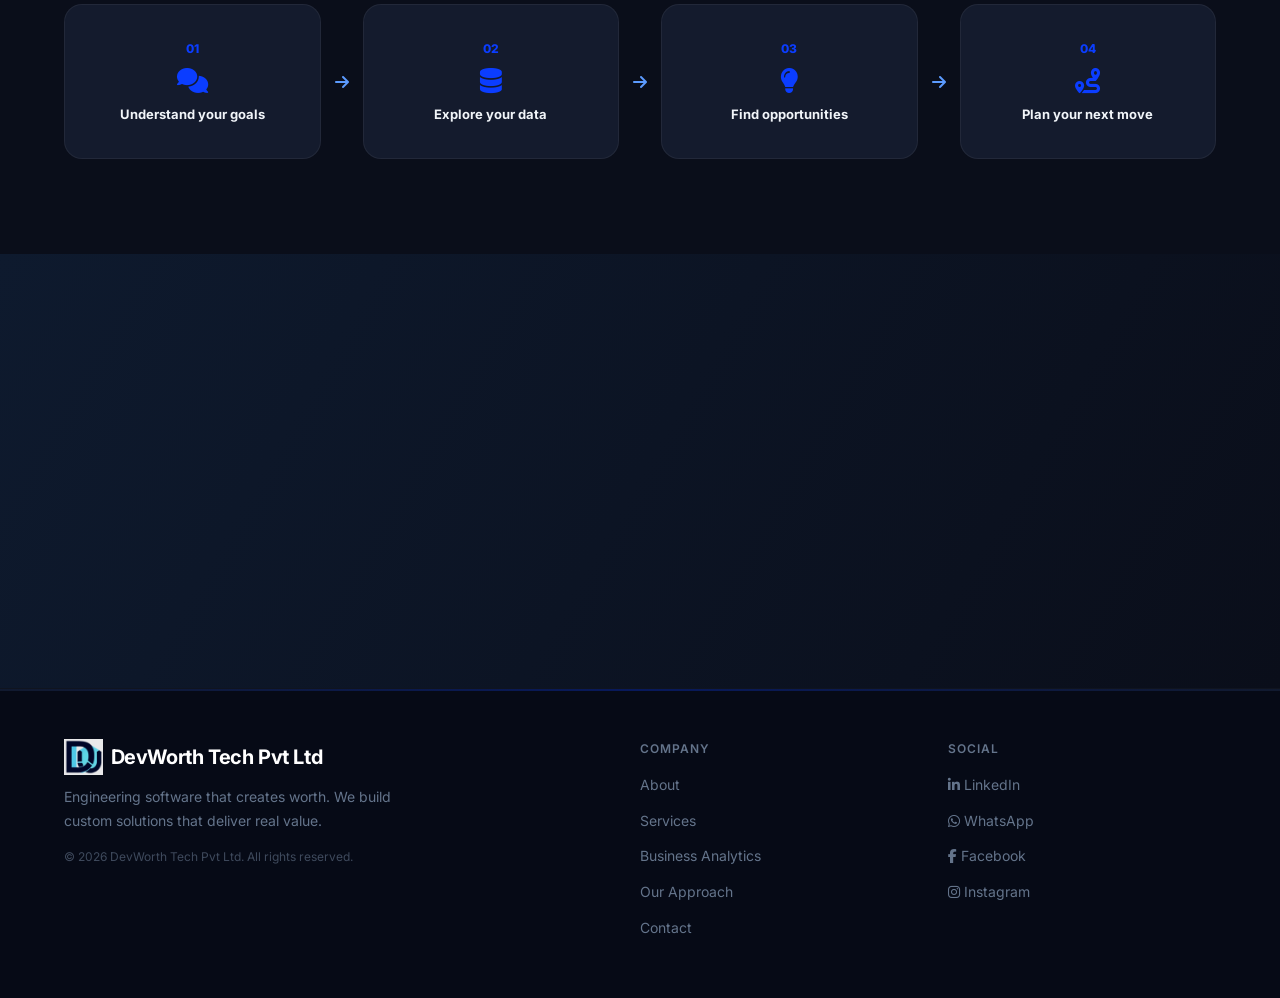
<file: business-analytics.html>
<!DOCTYPE html>
<html lang="en" data-theme="light">

<head>
    <meta charset="UTF-8" />
    <meta name="viewport" content="width=device-width, initial-scale=1.0" />
    <title>Business Analytics — DevWorth Tech Pvt Ltd</title>
    <meta name="description"
        content="Turn business data into clear insights and practical growth opportunities with DevWorth Business Analytics. Analytics for energy, dairy, solar manufacturing and hospitality." />
    <link rel="canonical" href="https://devworthtech.com/business-analytics.html" />
    <link rel="icon" type="image/png" href="assets/Devworth_tech-lg.png">
    <!-- Font Awesome 6 -->
    <link rel="stylesheet" href="https://cdnjs.cloudflare.com/ajax/libs/font-awesome/6.0.0-beta3/css/all.min.css" />
    <link rel="stylesheet" href="assets/css/style.css">
    <!-- Google Fonts: Inter + Playfair Display -->
    <link rel="preconnect" href="https://fonts.googleapis.com" />
    <link rel="preconnect" href="https://fonts.gstatic.com" crossorigin />
    <link
        href="https://fonts.googleapis.com/css2?family=Inter:opsz,wght@14..32,300;14..32,400;14..32,500;14..32,600;14..32,700;14..32,800&family=Playfair+Display:ital,wght@0,400;0,600;0,700;1,600&display=swap"
        rel="stylesheet" />

    <style>
        /* ============================================================
           CSS VARIABLES — Light & Dark Themes
           ============================================================ */
        :root {
            --blue-50: #f0f5ff;
            --blue-100: #e0ebff;
            --blue-200: #b8d4ff;
            --blue-300: #8bb8ff;
            --blue-400: #5c9bff;
            --blue-500: #0B3DFF;
            --blue-600: #0029cc;
            --blue-700: #001f99;

            --bg-page: #f8faff;
            --bg-card: #ffffff;
            --bg-soft: #f0f6fe;
            --bg-input: #ffffff;
            --text-primary: #0a1628;
            --text-secondary: #3d4f6f;
            --text-light: #6b7f9f;
            --border-color: rgba(11, 61, 255, 0.06);
            --shadow-sm: 0 2px 12px rgba(11, 61, 255, 0.06);
            --shadow-md: 0 8px 32px rgba(11, 61, 255, 0.08);
            --shadow-lg: 0 20px 56px rgba(11, 61, 255, 0.10);
            --shadow-glow: 0 8px 40px rgba(11, 61, 255, 0.15);
            --footer-bg: #0a1628;
            --footer-text: #94a3b8;
            --footer-border: rgba(255, 255, 255, 0.06);
            --toggle-bg: #e2e8f0;
            --bubble-opacity: 0.05;
            --hero-overlay: rgba(255, 255, 255, 0.70);
            --radius-sm: 12px;
            --radius-md: 20px;
            --radius-lg: 28px;
            --transition: 0.5s cubic-bezier(0.22, 1, 0.36, 1);
            --transition-fast: 0.3s ease;
        }

        [data-theme="dark"] {
            --bg-page: #0a0e1a;
            --bg-card: #141b2d;
            --bg-soft: #101624;
            --bg-input: #1a2338;
            --text-primary: #f1f5f9;
            --text-secondary: #94a3b8;
            --text-light: #64748b;
            --border-color: rgba(255, 255, 255, 0.06);
            --shadow-sm: 0 2px 12px rgba(0, 0, 0, 0.3);
            --shadow-md: 0 8px 32px rgba(0, 0, 0, 0.4);
            --shadow-lg: 0 20px 56px rgba(0, 0, 0, 0.5);
            --shadow-glow: 0 8px 40px rgba(11, 61, 255, 0.2);
            --footer-bg: #060a16;
            --footer-text: #64748b;
            --footer-border: rgba(255, 255, 255, 0.04);
            --toggle-bg: #1a2338;
            --blue-100: #1a2a4a;
            --blue-200: #2a3f6a;
            --blue-50: #0e1a2e;
            --bubble-opacity: 0.07;
            --hero-overlay: rgba(10, 14, 26, 0.75);
        }

        /* ============================================================
           RESET & BASE
           ============================================================ */
        *,
        *::before,
        *::after {
            margin: 0;
            padding: 0;
            box-sizing: border-box;
        }

        html {
            scroll-behavior: smooth;
            -webkit-font-smoothing: antialiased;
        }

        body {
            font-family: 'Inter', sans-serif;
            background: var(--bg-page);
            color: var(--text-primary);
            overflow-x: hidden;
            line-height: 1.6;
            transition: background 0.6s ease, color 0.6s ease;
        }

        a {
            text-decoration: none;
            color: inherit;
        }

        img {
            display: block;
            max-width: 100%;
        }

        .logo img {
            max-height: 36px;
            width: auto;
            max-width: 140px;
            object-fit: contain;
            transition: transform 0.3s ease;
        }

        .logo:hover img {
            transform: scale(1.05);
        }

        .logo i {
            color: var(--blue-500);
            font-size: 20px;
            transition: transform 0.4s ease;
        }

        .logo:hover i {
            transform: rotate(-10deg) scale(1.1);
        }

        ul {
            list-style: none;
        }

        /* ============================================================
           PROGRESS BAR
           ============================================================ */
        #progressBar {
            position: fixed;
            top: 0;
            left: 0;
            height: 3px;
            background: linear-gradient(90deg, var(--blue-300), var(--blue-500), var(--blue-300));
            z-index: 1000;
            width: 0%;
            transition: width 0.08s linear;
            border-radius: 0 4px 4px 0;
        }

        /* ============================================================
           BACKGROUND BUBBLES — hidden on small screens
           ============================================================ */
        .bubble-container {
            position: fixed;
            inset: 0;
            pointer-events: none;
            z-index: 0;
            overflow: hidden;
        }

        .bubble {
            position: absolute;
            bottom: -120px;
            border-radius: 50%;
            opacity: 0;
            animation: rise linear infinite;
            background: radial-gradient(circle at 30% 30%, var(--blue-300), var(--blue-500));
            filter: blur(2px);
            will-change: transform, opacity;
        }

        @keyframes rise {
            0% {
                transform: translateY(0) scale(0.6) rotate(0deg);
                opacity: 0;
            }

            8% {
                opacity: var(--bubble-opacity);
                transform: translateY(0) scale(0.8) rotate(5deg);
            }

            85% {
                opacity: calc(var(--bubble-opacity) * 1.8);
            }

            100% {
                transform: translateY(-115vh) scale(0.2) rotate(720deg);
                opacity: 0;
            }
        }

        @media (max-width: 1024px) {
            .bubble-container {
                display: none !important;
            }
        }

        /* ============================================================
           THEME TOGGLE
           ============================================================ */
        .theme-toggle {
            position: fixed;
            bottom: 28px;
            right: 28px;
            z-index: 600;
            background: var(--bg-card);
            border: 1px solid var(--border-color);
            border-radius: 50px;
            padding: 10px 18px;
            display: flex;
            align-items: center;
            gap: 12px;
            cursor: pointer;
            box-shadow: var(--shadow-md);
            transition: all var(--transition-fast);
            color: var(--text-primary);
            font-size: 13px;
            font-weight: 500;
            backdrop-filter: blur(8px);
            -webkit-backdrop-filter: blur(8px);
        }

        .theme-toggle:hover {
            transform: scale(1.05);
            box-shadow: var(--shadow-lg);
        }

        .theme-toggle i {
            font-size: 18px;
            color: var(--blue-500);
            transition: transform 0.4s ease;
        }

        .theme-toggle .toggle-track {
            width: 44px;
            height: 24px;
            background: var(--toggle-bg);
            border-radius: 50px;
            position: relative;
            transition: background 0.3s ease;
            flex-shrink: 0;
        }

        .theme-toggle .toggle-track .thumb {
            width: 18px;
            height: 18px;
            border-radius: 50%;
            background: var(--blue-500);
            position: absolute;
            top: 3px;
            left: 3px;
            transition: transform 0.3s ease;
            box-shadow: 0 2px 6px rgba(11, 61, 255, 0.3);
        }

        [data-theme="dark"] .theme-toggle .toggle-track .thumb {
            transform: translateX(20px);
        }

        [data-theme="dark"] .theme-toggle .toggle-track {
            background: #2a3f6a;
        }

        .theme-toggle .time-indicator {
            font-size: 10px;
            color: var(--text-light);
            font-weight: 400;
            letter-spacing: 0.04em;
        }

        @media (max-width: 640px) {
            .theme-toggle {
                bottom: 16px;
                right: 16px;
                padding: 8px 14px;
                font-size: 12px;
                gap: 8px;
            }

            .theme-toggle .toggle-track {
                width: 34px;
                height: 20px;
            }

            .theme-toggle .toggle-track .thumb {
                width: 14px;
                height: 14px;
                top: 3px;
                left: 3px;
            }

            [data-theme="dark"] .theme-toggle .toggle-track .thumb {
                transform: translateX(14px);
            }

            .theme-toggle .time-indicator {
                display: none;
            }
        }

        /* ============================================================
           NAVBAR
           ============================================================ */
        .navbar {
            position: fixed;
            top: 0;
            left: 0;
            width: 100%;
            z-index: 500;
            padding: 16px 32px;
            background: rgba(255, 255, 255, 0.72);
            backdrop-filter: blur(18px);
            -webkit-backdrop-filter: blur(18px);
            border-bottom: 1px solid var(--border-color);
            transition: box-shadow var(--transition-fast), background 0.6s ease, border-color 0.6s ease;
        }

        [data-theme="dark"] .navbar {
            background: rgba(10, 14, 26, 0.85);
        }

        .navbar.scrolled {
            box-shadow: 0 4px 28px rgba(11, 61, 255, 0.06);
            background: rgba(255, 255, 255, 0.92);
        }

        [data-theme="dark"] .navbar.scrolled {
            background: rgba(10, 14, 26, 0.95);
            box-shadow: 0 4px 28px rgba(0, 0, 0, 0.3);
        }

        .navbar .inner {
            max-width: 1280px;
            margin: 0 auto;
            display: flex;
            align-items: center;
            justify-content: space-between;
        }

        .logo {
            font-size: 22px;
            font-weight: 700;
            letter-spacing: -0.02em;
            color: var(--text-primary);
            display: flex;
            align-items: center;
            gap: 8px;
            transition: color 0.6s ease;
        }

        .logo i {
            color: var(--blue-500);
            font-size: 20px;
            transition: transform 0.4s ease;
        }

        .logo:hover i {
            transform: rotate(-10deg) scale(1.1);
        }

        .nav-links {
            display: flex;
            align-items: center;
            gap: 36px;
        }

        .nav-links a {
            font-size: 14px;
            font-weight: 500;
            color: var(--text-secondary);
            position: relative;
            transition: color var(--transition-fast);
        }

        .nav-links a::after {
            content: '';
            position: absolute;
            left: 0;
            bottom: -3px;
            width: 0;
            height: 2px;
            background: var(--blue-500);
            border-radius: 4px;
            transition: width var(--transition-fast);
        }

        .nav-links a:hover,
        .nav-links a.active {
            color: var(--text-primary);
        }

        .nav-links a:hover::after,
        .nav-links a.active::after {
            width: 100%;
        }

        .nav-cta {
            background: var(--blue-500);
            color: #fff !important;
            padding: 8px 24px;
            border-radius: 50px;
            font-weight: 500;
            font-size: 13px;
            transition: all var(--transition-fast);
            box-shadow: var(--shadow-glow);
        }

        .nav-cta::after {
            display: none !important;
        }

        .nav-cta:hover {
            transform: translateY(-2px) scale(1.02);
            box-shadow: 0 8px 32px rgba(11, 61, 255, 0.28);
            color: #fff !important;
        }

        .nav-toggle {
            display: none;
            flex-direction: column;
            gap: 5px;
            background: none;
            border: none;
            cursor: pointer;
            padding: 4px;
        }

        .nav-toggle span {
            display: block;
            width: 24px;
            height: 2px;
            background: var(--text-primary);
            border-radius: 2px;
            transition: var(--transition-fast);
        }

        .mobile-menu {
            display: none;
            position: fixed;
            inset: 0;
            top: 72px;
            background: rgba(255, 255, 255, 0.98);
            backdrop-filter: blur(20px);
            padding: 32px 24px;
            flex-direction: column;
            gap: 20px;
            font-size: 17px;
            font-weight: 500;
            transform: translateX(100%);
            transition: transform 0.5s cubic-bezier(0.22, 1, 0.36, 1);
            z-index: 400;
        }

        [data-theme="dark"] .mobile-menu {
            background: rgba(10, 14, 26, 0.98);
        }

        .mobile-menu.open {
            transform: translateX(0);
        }

        .mobile-menu a {
            padding: 12px 0;
            border-bottom: 1px solid var(--border-color);
            color: var(--text-primary);
        }

        .mobile-menu .nav-cta {
            display: inline-block;
            text-align: center;
            margin-top: 8px;
            border-bottom: none;
        }

        @media (max-width: 768px) {
            .navbar {
                padding: 12px 20px;
            }

            .nav-links {
                display: none;
            }

            .nav-toggle {
                display: flex;
            }

            .mobile-menu {
                display: flex;
            }
        }

        /* ============================================================
           SECTION — Shared
           ============================================================ */
        section {
            padding: 80px 0;
            position: relative;
            z-index: 1;
            transition: background 0.6s ease;
        }

        .container {
            max-width: 1200px;
            margin: 0 auto;
            padding: 0 24px;
        }

        .section-label {
            display: inline-block;
            font-size: 12px;
            font-weight: 600;
            text-transform: uppercase;
            letter-spacing: 0.1em;
            color: var(--blue-500);
            background: rgba(11, 61, 255, 0.06);
            padding: 4px 16px;
            border-radius: 50px;
            margin-bottom: 12px;
            transition: background 0.6s ease, color 0.6s ease;
        }

        [data-theme="dark"] .section-label {
            background: rgba(11, 61, 255, 0.15);
        }

        .section-title {
            font-family: 'Playfair Display', serif;
            font-size: clamp(28px, 4vw, 46px);
            font-weight: 700;
            color: var(--text-primary);
            letter-spacing: -0.01em;
            line-height: 1.15;
            transition: color 0.6s ease;
        }

        .section-title .light {
            color: var(--text-light);
            font-weight: 400;
            transition: color 0.6s ease;
        }

        .section-sub {
            font-size: 17px;
            color: var(--text-secondary);
            max-width: 540px;
            line-height: 1.7;
            margin-top: 12px;
            transition: color 0.6s ease;
        }

        .text-center {
            text-align: center;
        }

        .mx-auto {
            margin-left: auto;
            margin-right: auto;
        }

        /* ============================================================
           BUTTONS
           ============================================================ */
        .btn {
            display: inline-flex;
            align-items: center;
            gap: 10px;
            padding: 14px 34px;
            border-radius: 50px;
            font-weight: 600;
            font-size: 14px;
            transition: all var(--transition-fast);
            cursor: pointer;
            border: none;
            position: relative;
            overflow: hidden;
            will-change: transform;
            width: auto;
        }

        .btn-primary {
            background: var(--blue-500);
            color: #fff;
            box-shadow: var(--shadow-glow);
            align-items: center;
            text-align: center;
        }

        .btn-primary::before {
            content: '';
            position: absolute;
            inset: 0;
            background: linear-gradient(135deg, var(--blue-400), var(--blue-600));
            opacity: 0;
            transition: opacity 0.4s ease;
        }

        .btn-primary:hover::before {
            opacity: 1;
        }

        .btn-primary:hover {
            transform: translateY(-3px) scale(1.03);
            box-shadow: 0 12px 40px rgba(11, 61, 255, 0.25);
        }

        .btn-primary span {
            position: relative;
            z-index: 2;
        }

        /* ============================================================
           SCROLL REVEAL — toggle on every scroll
           ============================================================ */
        .reveal {
            opacity: 0;
            transform: translateY(50px);
            transition: opacity 0.9s cubic-bezier(0.22, 1, 0.36, 1),
                transform 0.9s cubic-bezier(0.22, 1, 0.36, 1);
        }

        .reveal.visible {
            opacity: 1;
            transform: translateY(0);
        }

        .reveal-left {
            opacity: 0;
            transform: translateX(-50px);
            transition: opacity 0.9s ease, transform 0.9s ease;
        }

        .reveal-left.visible {
            opacity: 1;
            transform: translateX(0);
        }

        .reveal-right {
            opacity: 0;
            transform: translateX(50px);
            transition: opacity 0.9s ease, transform 0.9s ease;
        }

        .reveal-right.visible {
            opacity: 1;
            transform: translateX(0);
        }

        .stagger-children>* {
            opacity: 0;
            transform: translateY(35px);
            transition: opacity 0.7s ease, transform 0.7s ease;
        }

        .stagger-children.visible>*:nth-child(1) {
            transition-delay: 0.05s;
        }

        .stagger-children.visible>*:nth-child(2) {
            transition-delay: 0.12s;
        }

        .stagger-children.visible>*:nth-child(3) {
            transition-delay: 0.19s;
        }

        .stagger-children.visible>*:nth-child(4) {
            transition-delay: 0.26s;
        }

        .stagger-children.visible>*:nth-child(5) {
            transition-delay: 0.33s;
        }

        .stagger-children.visible>*:nth-child(6) {
            transition-delay: 0.40s;
        }

        .stagger-children.visible>* {
            opacity: 1;
            transform: translateY(0);
        }

        .stagger-children:not(.visible)>* {
            opacity: 0;
            transform: translateY(35px);
            transition-delay: 0s !important;
        }

        /* ============================================================
           SECTION POPUP & DOWN — toggle on every scroll
           ============================================================ */
        .section-popup {
            opacity: 0;
            transform: scale(0.92) translateY(30px);
            transition: opacity 0.9s cubic-bezier(0.22, 1, 0.36, 1),
                transform 0.9s cubic-bezier(0.22, 1, 0.36, 1);
        }

        .section-popup.visible {
            opacity: 1;
            transform: scale(1) translateY(0);
        }

        .section-popdown {
            opacity: 0;
            transform: scale(1.08) translateY(-30px);
            transition: opacity 0.9s cubic-bezier(0.22, 1, 0.36, 1),
                transform 0.9s cubic-bezier(0.22, 1, 0.36, 1);
        }

        .section-popdown.visible {
            opacity: 1;
            transform: scale(1) translateY(0);
        }

        /* ============================================================
           FLOATING 3D ELEMENTS
           ============================================================ */
        .float-3d {
            animation: float3d 6s ease-in-out infinite;
            will-change: transform;
        }

        @keyframes float3d {

            0%,
            100% {
                transform: translateY(0) rotateX(0) rotateY(0);
            }

            33% {
                transform: translateY(-8px) rotateX(2deg) rotateY(3deg);
            }

            66% {
                transform: translateY(4px) rotateX(-1deg) rotateY(-2deg);
            }
        }

        .float-3d-delay-1 {
            animation-delay: 0.5s;
        }

        .float-3d-delay-2 {
            animation-delay: 1.2s;
        }

        .float-3d-delay-3 {
            animation-delay: 2.0s;
        }

        /* ============================================================
           SERVICES PAGE — Hero
           ============================================================ */
        .services-hero {
            min-height: 50vh;
            display: flex;
            align-items: center;
            justify-content: center;
            text-align: center;
            padding: 120px 24px 60px;
            position: relative;
            background: var(--bg-soft);
            transition: background 0.6s ease;
            overflow: hidden;
        }

        .services-hero::after {
            content: '';
            position: absolute;
            inset: 0;
            background: radial-gradient(circle at 70% 30%, rgba(11, 61, 255, 0.04), transparent 70%);
            pointer-events: none;
        }

        .services-hero .hero-content {
            position: relative;
            z-index: 2;
            max-width: 750px;
        }

        .services-hero h1 {
            font-family: 'Playfair Display', serif;
            font-size: clamp(40px, 5vw, 60px);
            font-weight: 700;
            color: var(--text-primary);
            line-height: 1.1;
            margin-bottom: 16px;
            transition: color 0.6s ease;
            animation: fadeInUp 0.8s ease forwards;
        }

        .services-hero h1 .highlight {
            color: var(--blue-500);
            font-style: italic;
        }

        @keyframes fadeInUp {
            from {
                opacity: 0;
                transform: translateY(30px);
            }

            to {
                opacity: 1;
                transform: translateY(0);
            }
        }

        .services-hero p {
            font-size: 18px;
            color: var(--text-secondary);
            max-width: 550px;
            margin: 0 auto;
            line-height: 1.7;
            transition: color 0.6s ease;
            animation: fadeInUp 0.8s ease 0.15s forwards;
            opacity: 0;
        }

        /* ============================================================
           SERVICES PAGE — Service Cards (Detailed)
           ============================================================ */
        .service-card-detailed {
            background: var(--bg-card);
            border: 1px solid var(--border-color);
            border-radius: var(--radius-lg);
            padding: 36px 32px 32px;
            box-shadow: var(--shadow-sm);
            transition: all var(--transition);
            text-align: left;
            position: relative;
            overflow: hidden;
        }

        .service-card-detailed::before {
            content: '';
            position: absolute;
            top: 0;
            left: 0;
            right: 0;
            height: 3px;
            background: linear-gradient(90deg, var(--blue-300), var(--blue-500));
            opacity: 0;
            transition: opacity var(--transition);
        }

        .service-card-detailed:hover::before {
            opacity: 1;
        }

        .service-card-detailed:hover {
            transform: translateY(-8px);
            box-shadow: var(--shadow-lg);
            border-color: rgba(11, 61, 255, 0.12);
        }

        .service-card-detailed .icon {
            width: 56px;
            height: 56px;
            border-radius: var(--radius-sm);
            background: var(--blue-100);
            color: var(--blue-500);
            display: flex;
            align-items: center;
            justify-content: center;
            font-size: 24px;
            margin-bottom: 16px;
            transition: all var(--transition);
        }

        .service-card-detailed:hover .icon {
            background: var(--blue-500);
            color: #fff;
            transform: scale(1.05) rotate(-4deg);
        }

        .service-card-detailed h3 {
            font-size: 20px;
            font-weight: 700;
            color: var(--text-primary);
            margin-bottom: 8px;
            transition: color 0.6s ease;
        }

        .service-card-detailed p {
            font-size: 14px;
            color: var(--text-secondary);
            line-height: 1.7;
            margin-bottom: 16px;
            transition: color 0.6s ease;
        }

        .service-card-detailed .features {
            display: flex;
            flex-wrap: wrap;
            gap: 8px;
        }

        .service-card-detailed .features span {
            background: var(--bg-soft);
            color: var(--text-secondary);
            font-size: 12px;
            font-weight: 500;
            padding: 4px 14px;
            border-radius: 50px;
            border: 1px solid var(--border-color);
            transition: all var(--transition-fast);
        }

        .service-card-detailed:hover .features span {
            border-color: rgba(11, 61, 255, 0.15);
            background: rgba(11, 61, 255, 0.04);
        }

        .grid-2 {
            display: grid;
            grid-template-columns: 1fr 1fr;
            gap: 28px;
            margin-top: 48px;
        }

        /* ============================================================
           SERVICES PAGE — Tech Stack
           ============================================================ */
        .tech-grid {
            display: grid;
            grid-template-columns: repeat(auto-fill, minmax(140px, 1fr));
            gap: 20px;
            margin-top: 48px;
        }

        .tech-item {
            background: var(--bg-card);
            border: 1px solid var(--border-color);
            border-radius: var(--radius-md);
            padding: 24px 16px;
            text-align: center;
            transition: all var(--transition);
            box-shadow: var(--shadow-sm);
        }

        .tech-item:hover {
            transform: translateY(-4px);
            box-shadow: var(--shadow-md);
            border-color: rgba(11, 61, 255, 0.10);
        }

        .tech-item .icon {
            font-size: 32px;
            color: var(--blue-400);
            display: block;
            margin-bottom: 8px;
            transition: color 0.4s ease, transform 0.4s ease;
        }

        .tech-item:hover .icon {
            color: var(--blue-500);
            transform: scale(1.1);
        }

        .tech-item .name {
            font-size: 13px;
            font-weight: 600;
            color: var(--text-primary);
            transition: color 0.6s ease;
        }

        /* ============================================================
           SERVICES PAGE — CTA
           ============================================================ */
        .services-cta {
            background: var(--bg-soft);
            text-align: center;
            padding: 80px 0;
            transition: background 0.6s ease;
        }

        .services-cta h2 {
            font-family: 'Playfair Display', serif;
            font-size: clamp(30px, 3.5vw, 48px);
            font-weight: 700;
            color: var(--text-primary);
            margin-bottom: 12px;
            transition: color 0.6s ease;
        }

        .services-cta p {
            font-size: 17px;
            color: var(--text-secondary);
            max-width: 500px;
            margin: 0 auto 28px;
            line-height: 1.7;
            transition: color 0.6s ease;
        }

        /* ============================================================
           FOOTER
           ============================================================ */
        .footer {
            background: var(--footer-bg);
            border-top: 1px solid var(--footer-border);
            transition: background 0.6s ease, border-color 0.6s ease;
            position: relative;
            z-index: 1;
        }

        .footer-divider {
            height: 2px;
            background: linear-gradient(90deg, var(--blue-200), var(--blue-500), var(--blue-200));
            opacity: 0.3;
        }

        .footer .inner {
            max-width: 1200px;
            margin: 0 auto;
            padding: 48px 24px;
            display: grid;
            grid-template-columns: 2fr 1fr 1fr;
            gap: 40px;
        }

        .footer .logo {
            color: #fff;
            font-size: 20px;
        }

        .footer .logo i {
            color: var(--blue-400);
        }

        .footer p {
            font-size: 14px;
            color: var(--footer-text);
            line-height: 1.7;
            max-width: 340px;
            margin-top: 10px;
        }

        .footer .copy {
            font-size: 12px;
            color: var(--footer-text);
            opacity: 0.6;
            margin-top: 14px;
        }

        .footer h4 {
            font-size: 12px;
            font-weight: 600;
            text-transform: uppercase;
            letter-spacing: 0.08em;
            color: var(--footer-text);
            margin-bottom: 14px;
        }

        .footer ul li {
            margin-bottom: 10px;
        }

        .footer ul a {
            font-size: 14px;
            color: var(--footer-text);
            transition: color var(--transition-fast);
        }

        .footer ul a:hover {
            color: #fff;
        }

        .footer .social a {
            display: inline-block;
            margin-right: 16px;
            font-size: 18px;
            color: var(--footer-text);
            transition: all var(--transition-fast);
            will-change: transform;
        }

        .footer .social a:hover {
            color: #fff;
            transform: translateY(-3px);
        }

        @media (max-width: 768px) {
            .footer .inner {
                grid-template-columns: 1fr;
                gap: 28px;
                padding: 32px 20px;
            }

            .footer p {
                max-width: 100%;
            }
        }

        /* ============================================================
           RESPONSIVE TWEAKS
           ============================================================ */
        @media (max-width: 1024px) {
            .grid-2 {
                grid-template-columns: 1fr 1fr;
            }
        }

        @media (max-width: 768px) {
            .services-hero {
                min-height: 40vh;
                padding: 100px 20px 40px;
            }

            .services-hero h1 {
                font-size: 32px;
            }

            .grid-2 {
                grid-template-columns: 1fr;
                gap: 20px;
            }

            .tech-grid {
                grid-template-columns: repeat(auto-fill, minmax(110px, 1fr));
            }

            .services-cta {
                padding: 48px 0;
            }
        }

        @media (max-width: 480px) {
            .container {
                padding: 0 16px;
            }

            section {
                padding: 48px 0;
            }

            .section-title {
                font-size: 28px;
            }

            .section-sub {
                font-size: 15px;
            }

            .btn {
                padding: 12px 22px;
                font-size: 13px;
            }

            .service-card-detailed {
                padding: 24px 20px 24px;
            }

            .service-card-detailed .icon {
                width: 48px;
                height: 48px;
                font-size: 20px;
            }

            .tech-grid {
                grid-template-columns: repeat(auto-fill, minmax(90px, 1fr));
                gap: 12px;
            }

            .tech-item {
                padding: 16px 12px;
            }

            .tech-item .icon {
                font-size: 24px;
            }
        }
    </style>

    <style>
        /* Business Analytics page styles */
        .analytics-hero { padding: 155px 0 95px; position: relative; overflow: hidden; background: radial-gradient(circle at 80% 35%, var(--blue-100), transparent 34%), var(--bg-page); }
        .analytics-hero-grid { display: grid; grid-template-columns: 1.05fr .95fr; align-items: center; gap: 55px; }
        .analytics-hero-copy h1 { font-size: clamp(42px, 5vw, 66px); line-height: 1.08; letter-spacing: -.045em; margin: 18px 0 24px; }
        .analytics-hero-copy h1 .highlight { color: var(--blue-500); }
        .analytics-hero-copy p { color: var(--text-secondary); font-size: 16px; max-width: 650px; margin-bottom: 16px; }
        .analytics-actions { display: flex; flex-wrap: wrap; gap: 14px; margin-top: 30px; }
        .analytics-actions .btn-outline { border: 1px solid var(--blue-500); color: var(--blue-500); border-radius: 50px; padding: 13px 22px; font-weight: 600; }
        .analytics-hero-visual { min-height: 390px; position: relative; display: grid; place-items: center; }
        .analytics-orbit { position: absolute; border: 1px solid var(--blue-300); border-radius: 50%; opacity: .45; }
        .orbit-one { width: 390px; height: 390px; }.orbit-two { width: 300px; height: 300px; }
        .analytics-dashboard { z-index: 1; width: min(100%, 420px); padding: 25px; border: 1px solid var(--border-color); border-radius: 24px; background: var(--bg-card); box-shadow: var(--shadow-lg); }
        .dashboard-top,.dashboard-bottom { display:flex; justify-content:space-between; align-items:center; gap:12px; color:var(--text-secondary); font-size:12px; }
        .dashboard-top i,.dashboard-bottom i { color:var(--blue-500); margin-right:7px; }
        .live-dot { color:#16a36a; font-weight:700; }.dashboard-metric { margin:28px 0 15px; display:flex; flex-direction:column; gap:5px; }.dashboard-metric small { color:var(--text-light); }.dashboard-metric strong { font-size:25px; }.dashboard-metric span { color:var(--text-secondary); font-size:13px; }
        .dashboard-bars { height:115px; display:flex; align-items:end; gap:12px; padding:10px 4px; border-bottom:1px solid var(--border-color); }.dashboard-bars i { flex:1; border-radius:7px 7px 2px 2px; background:linear-gradient(0deg,var(--blue-600),var(--blue-300)); }
        .dashboard-bottom { margin-top:17px; flex-wrap:wrap; }.dashboard-bottom>i { margin:0; }
        .analytics-float { position:absolute; z-index:2; background:var(--bg-card); border:1px solid var(--border-color); box-shadow:var(--shadow-md); border-radius:13px; padding:12px 15px; font-size:12px; font-weight:600; color:var(--text-secondary); }.analytics-float i { color:var(--blue-500); margin-right:7px; }.float-a { top:45px; right:0; }.float-b { bottom:42px; left:-5px; }
        .analytics-intro,.analytics-industries,.analytics-outcomes,.analytics-process { padding:95px 0; }.analytics-intro { background:var(--bg-soft); text-align:center; }.analytics-intro-inner { max-width:850px; }.analytics-intro .section-sub { margin:20px auto 0; }.analytics-bold-line { color:var(--text-primary); font-weight:700; margin-top:20px; font-size:18px; }
        .analytics-industry-grid { display:grid; grid-template-columns:repeat(3,1fr); gap:22px; margin-top:48px; }.analytics-industry-card { padding:30px; background:var(--bg-card); border:1px solid var(--border-color); border-radius:20px; box-shadow:var(--shadow-sm); transition:transform .3s ease,box-shadow .3s ease; }.analytics-industry-card:hover { transform:translateY(-6px); box-shadow:var(--shadow-md); }.analytics-card-icon { width:52px; height:52px; border-radius:15px; display:grid; place-items:center; background:var(--blue-50); color:var(--blue-500); font-size:22px; margin-bottom:22px; }.analytics-industry-card h3 { font-size:19px; margin-bottom:12px; }.analytics-industry-card p { color:var(--text-secondary); font-size:14px; }.analytics-industry-custom { background:var(--blue-50); }.analytics-industry-custom a { display:inline-block; margin-top:18px; color:var(--blue-500); font-size:13px; font-weight:700; }
        .analytics-outcomes { background:var(--bg-soft); }.analytics-outcomes-grid { display:grid; grid-template-columns:.9fr 1.1fr; gap:65px; align-items:center; }.analytics-benefits { display:grid; gap:15px; }.analytics-benefits div { display:flex; align-items:center; gap:15px; padding:17px 20px; background:var(--bg-card); border:1px solid var(--border-color); border-radius:13px; color:var(--text-secondary); font-size:14px; }.analytics-benefits i { color:#16a36a; background:rgba(22,163,106,.1); border-radius:50%; padding:7px; }
        .analytics-steps { display:flex; align-items:center; justify-content:space-between; gap:14px; margin-top:55px; }.analytics-step { flex:1; min-height:155px; display:flex; flex-direction:column; align-items:center; justify-content:center; gap:10px; padding:20px 12px; background:var(--bg-card); border:1px solid var(--border-color); border-radius:18px; text-align:center; }.analytics-step span { color:var(--blue-500); font-size:12px; font-weight:800; }.analytics-step i { color:var(--blue-500); font-size:25px; }.analytics-step strong { font-size:13px; }.step-arrow { color:var(--blue-400); }
        .analytics-cta { padding:80px 0; background:linear-gradient(120deg,var(--blue-50),var(--bg-page)); }.analytics-cta-inner { display:flex; align-items:center; justify-content:space-between; gap:45px; padding:45px; border:1px solid var(--border-color); border-radius:25px; background:var(--bg-card); box-shadow:var(--shadow-md); }.analytics-cta-inner>div:first-child { max-width:650px; }.analytics-cta h2 { font-size:clamp(28px,3.5vw,42px); margin:12px 0; }.analytics-cta h2 .highlight { color:var(--blue-500); }.analytics-cta p { color:var(--text-secondary); }.analytics-contact-actions { min-width:245px; display:flex; flex-direction:column; gap:13px; }.analytics-contact-actions>a:not(.btn) { color:var(--text-secondary); font-size:13px; }.analytics-contact-actions>a i { color:var(--blue-500); margin-right:8px; }
        @media(max-width:900px) { .analytics-hero-grid,.analytics-outcomes-grid { grid-template-columns:1fr; }.analytics-hero-visual { min-height:350px; }.analytics-industry-grid { grid-template-columns:repeat(2,1fr); }.analytics-cta-inner { flex-direction:column; align-items:flex-start; } }
        @media(max-width:600px) { .analytics-hero { padding:125px 0 65px; }.analytics-hero-copy h1 { font-size:40px; }.analytics-hero-visual { min-height:300px; }.orbit-one { width:290px;height:290px; }.orbit-two { width:225px;height:225px; }.analytics-dashboard { padding:18px; }.float-a { right:-5px;top:15px; }.float-b { left:-5px;bottom:15px; }.analytics-intro,.analytics-industries,.analytics-outcomes,.analytics-process { padding:65px 0; }.analytics-industry-grid { grid-template-columns:1fr; }.analytics-steps { flex-direction:column; }.analytics-step { width:100%;min-height:120px; }.step-arrow { transform:rotate(90deg); }.analytics-cta { padding:55px 0; }.analytics-cta-inner { padding:25px; }.analytics-actions { flex-direction:column;align-items:stretch; }.analytics-actions .btn { text-align:center; } }
    </style>

</head>

<body>

    <!-- ===== BACKGROUND BUBBLES ===== -->
    <div class="bubble-container" id="bubbleContainer"></div>

    <!-- ===== PROGRESS BAR ===== -->
    <div id="progressBar"></div>

    <!-- ===== THEME TOGGLE ===== -->
    <button class="theme-toggle" id="themeToggle" aria-label="Toggle theme">
        <i class="fas fa-moon" id="themeIcon"></i>
        <span class="toggle-track">
            <span class="thumb"></span>
        </span>
        <span class="time-indicator" id="timeIndicator">Auto</span>
    </button>

    <!-- ============================================================
    NAVBAR
    ============================================================ -->
    <header class="navbar" id="navbar">
        <div class="inner">
            <a href="index.html" class="logo">
                <img src="assets/Devworth_tech-lg.png" alt="DevWorth Tech">
                DevWorth Tech Pvt Ltd
            </a>
            <nav class="nav-links">
                <a href="index.html">Home</a>
                <a href="about.html">About</a>
                <a href="services.html">Services</a>
                <a href="business-analytics.html" class="active">Business Analytics</a>
                <a href="projects.html">Projects</a>
                <a href="careers.html">Careers</a>
                <a href="contact.html">Contact</a>
                <a href="contact.html" class="nav-cta">Start a Project</a>
            </nav>
            <button class="nav-toggle" id="navToggle" aria-label="Toggle menu">
                <span></span><span></span><span></span>
            </button>
        </div>
    </header>

    <!-- ===== MOBILE MENU ===== -->
    <div class="mobile-menu" id="mobileMenu">
        <a href="index.html">Home</a>
        <a href="about.html">About</a>
        <a href="services.html">Services</a>
        <a href="business-analytics.html">Business Analytics</a>
        <a href="projects.html">Projects</a>
        <a href="careers.html">Careers</a>
        <a href="contact.html">Contact</a>
        <a href="contact.html" class="nav-cta" style="display:inline-block;text-align:center;">Start a Project</a>
    </div>

    <!-- ============================================================
    BUSINESS ANALYTICS HERO
    ============================================================ -->
    <section class="analytics-hero" id="analytics-hero">
        <div class="container analytics-hero-grid">
            <div class="analytics-hero-copy reveal">
                <span class="section-label">DevWorth Business Analytics</span>
                <h1>Find Your Next <span class="highlight">Growth Opportunity</span></h1>
                <p>Your business already has valuable data. We help you turn it into clear insights and practical ideas that can improve performance and support your next stage of growth.</p>
                <p>From wind energy and dairy manufacturing to solar production and hotels, we help businesses uncover opportunities that are easy to miss in day-to-day operations.</p>
                <div class="analytics-actions">
                    <a href="contact.html" class="btn btn-primary"><span><i class="fas fa-calendar-check"></i> Book a Free Discovery Call</span></a>
                    <a href="contact.html" class="btn btn-outline"><span>Discuss Your Project <i class="fas fa-arrow-right"></i></span></a>
                </div>
            </div>
            <div class="analytics-hero-visual reveal">
                <div class="analytics-orbit orbit-one"></div>
                <div class="analytics-orbit orbit-two"></div>
                <div class="analytics-dashboard">
                    <div class="dashboard-top"><span><i class="fas fa-chart-line"></i> Business performance</span><span class="live-dot">● Insights</span></div>
                    <div class="dashboard-metric"><small>Growth opportunities</small><strong>Find what matters</strong><span>Turn information into action</span></div>
                    <div class="dashboard-bars"><i style="height:38%"></i><i style="height:55%"></i><i style="height:47%"></i><i style="height:72%"></i><i style="height:64%"></i><i style="height:88%"></i><i style="height:78%"></i></div>
                    <div class="dashboard-bottom"><span><i class="fas fa-database"></i> Your business data</span><i class="fas fa-arrow-right"></i><span><i class="fas fa-lightbulb"></i> Clear decisions</span></div>
                </div>
                <div class="analytics-float float-a"><i class="fas fa-bullseye"></i><span>Spot opportunities</span></div>
                <div class="analytics-float float-b"><i class="fas fa-chart-pie"></i><span>Understand performance</span></div>
            </div>
        </div>
    </section>

    <!-- ============================================================
    BUSINESS ANALYTICS INTRO
    ============================================================ -->
    <section class="analytics-intro" id="why-analytics">
        <div class="container analytics-intro-inner reveal">
            <span class="section-label">Make Better Decisions</span>
            <h2 class="section-title">Make Better Decisions. <span class="light">Grow with Confidence.</span></h2>
            <p class="section-sub">Are rising costs, changing demand, or operational challenges slowing your business down? Our analytics team can help you understand what’s happening, identify where the opportunities are, and decide what to do next.</p>
            <p class="analytics-bold-line">We turn business data into clear recommendations you can act on.</p>
        </div>
    </section>

    <!-- ============================================================
    INDUSTRY ANALYTICS
    ============================================================ -->
    <section class="analytics-industries" id="industries">
        <div class="container">
            <div class="text-center reveal">
                <span class="section-label">Analytics for Your Industry</span>
                <h2 class="section-title">Insights Built Around <span class="light">Your Business</span></h2>
                <p class="section-sub mx-auto">Understand the signals that matter in your industry and turn them into practical improvements.</p>
            </div>
            <div class="analytics-industry-grid stagger-children">
                <article class="analytics-industry-card">
                    <div class="analytics-card-icon"><i class="fas fa-wind"></i></div>
                    <h3>Wind Energy</h3>
                    <p>Improve visibility into energy generation, asset performance, maintenance patterns, and operational efficiency.</p>
                </article>
                <article class="analytics-industry-card">
                    <div class="analytics-card-icon"><i class="fas fa-cow"></i></div>
                    <h3>Milk and Dairy Manufacturing</h3>
                    <p>Find opportunities to improve production planning, quality, inventory, procurement, and distribution.</p>
                </article>
                <article class="analytics-industry-card">
                    <div class="analytics-card-icon"><i class="fas fa-solar-panel"></i></div>
                    <h3>Solar Manufacturing</h3>
                    <p>Understand production performance, material use, quality trends, inventory, and opportunities to increase efficiency.</p>
                </article>
                <article class="analytics-industry-card">
                    <div class="analytics-card-icon"><i class="fas fa-hotel"></i></div>
                    <h3>Hotels and Hospitality</h3>
                    <p>Explore occupancy, bookings, revenue, guest preferences, and operating costs to improve performance and guest experience.</p>
                </article>
                <article class="analytics-industry-card analytics-industry-custom">
                    <div class="analytics-card-icon"><i class="fas fa-industry"></i></div>
                    <h3>Your Industry</h3>
                    <p>Every business has its own challenges and potential. Tell us about your industry, and we’ll explore analytics opportunities tailored to your goals.</p>
                    <a href="contact.html">Tell us about your business <i class="fas fa-arrow-right"></i></a>
                </article>
            </div>
        </div>
    </section>

    <!-- ============================================================
    BUSINESS OUTCOMES
    ============================================================ -->
    <section class="analytics-outcomes" id="business-outcomes">
        <div class="container analytics-outcomes-grid">
            <div class="analytics-outcomes-copy reveal">
                <span class="section-label">What Better Insights Can Do</span>
                <h2 class="section-title">What Could Better Insights <span class="light">Help You Achieve?</span></h2>
                <p class="section-sub">Move beyond disconnected reports. Focus on the improvements that can make a measurable difference to your business.</p>
            </div>
            <div class="analytics-benefits stagger-children">
                <div><i class="fas fa-check"></i><span>Find ways to reduce waste and operating costs</span></div>
                <div><i class="fas fa-check"></i><span>Understand sales and demand patterns</span></div>
                <div><i class="fas fa-check"></i><span>Improve production and resource planning</span></div>
                <div><i class="fas fa-check"></i><span>Spot new revenue and market opportunities</span></div>
                <div><i class="fas fa-check"></i><span>Track performance with clear reports and dashboards</span></div>
                <div><i class="fas fa-check"></i><span>Make growth plans using better information</span></div>
            </div>
        </div>
    </section>

    <!-- ============================================================
    OUR APPROACH
    ============================================================ -->
    <section class="analytics-process" id="our-approach">
        <div class="container">
            <div class="text-center reveal">
                <span class="section-label">Your Business Goals</span>
                <h2 class="section-title">Your Business Goals. <span class="light">A Clearer Way Forward.</span></h2>
                <p class="section-sub mx-auto">We start by understanding your business, your challenges, and what growth means to you. Then we identify the right questions to explore and recommend practical next steps.</p>
            </div>
            <div class="analytics-steps">
                <div class="analytics-step"><span>01</span><i class="fas fa-comments"></i><strong>Understand your goals</strong></div>
                <i class="fas fa-arrow-right step-arrow"></i>
                <div class="analytics-step"><span>02</span><i class="fas fa-database"></i><strong>Explore your data</strong></div>
                <i class="fas fa-arrow-right step-arrow"></i>
                <div class="analytics-step"><span>03</span><i class="fas fa-lightbulb"></i><strong>Find opportunities</strong></div>
                <i class="fas fa-arrow-right step-arrow"></i>
                <div class="analytics-step"><span>04</span><i class="fas fa-route"></i><strong>Plan your next move</strong></div>
            </div>
        </div>
    </section>

    <!-- ============================================================
    ANALYTICS CONTACT CTA
    ============================================================ -->
    <section class="analytics-cta" id="analytics-contact">
        <div class="container analytics-cta-inner reveal">
            <div>
                <span class="section-label">Start a Conversation</span>
                <h2>Tell Us What You <span class="highlight">Want to Grow</span></h2>
                <p>Share a challenge you’re facing or a goal you want to achieve. We’ll discuss how business analytics could help your company move forward.</p>
            </div>
            <div class="analytics-contact-actions">
                <a href="contact.html" class="btn btn-primary"><span><i class="fas fa-paper-plane"></i> Start a Conversation</span></a>
                <a href="mailto:info@devworthtech.com"><i class="fas fa-envelope"></i> info@devworthtech.com</a>
                <a href="tel:+916374426001"><i class="fas fa-phone-alt"></i> +91 63744 26001</a>
            </div>
        </div>
    </section>


    <!-- Floating Contact Buttons -->
    <div class="floating-contact">
        <!-- WhatsApp -->
        <a href="https://wa.me/6374426001" target="_blank" class="whatsapp-btn" aria-label="WhatsApp">
            <i class="fab fa-whatsapp"></i>
        </a>

        <!-- Call -->
        <a href="tel:+916374426001" class="call-btn" aria-label="Call">
            <i class="fas fa-phone-alt"></i>
        </a>
    </div>

    <!-- Font Awesome -->
    <link rel="stylesheet" href="https://cdnjs.cloudflare.com/ajax/libs/font-awesome/6.6.0/css/all.min.css">

    <!-- ============================================================
    FOOTER
    ============================================================ -->
    <footer class="footer">
        <div class="footer-divider"></div>
        <div class="inner">
            <div>
                <a href="index.html" class="logo">
                    <img src="assets/Devworth_tech-lg.png" alt="DevWorth Tech">
                    DevWorth Tech Pvt Ltd
                </a>
                <p>Engineering software that creates worth. We build custom solutions that deliver real value.</p>
                <div class="copy">© 2026 DevWorth Tech Pvt Ltd. All rights reserved.</div>
            </div>
            <div>
                <h4>Company</h4>
                <ul>
                    <li><a href="about.html">About</a></li>
                    <li><a href="services.html">Services</a></li>
                    <li><a href="business-analytics.html">Business Analytics</a></li>
                    <li><a href="#our-approach">Our Approach</a></li>
                    <li><a href="contact.html">Contact</a></li>
                </ul>
            </div>
            <div>
                <h4>Social</h4>
                <ul>
                    <li><a href="https://www.linkedin.com/company/devworth-technologies" target="_blank"
                            rel="noopener noreferrer"><i class="fab fa-linkedin-in"></i> LinkedIn</a></li>
                    <li><a href="https://wa.me/+916374426001" target="_blank" rel="noopener noreferrer"><i
                                class="fab fa-whatsapp"></i> WhatsApp</a></li>
                    <li><a href="https://www.facebook.com/people/Dev-Worth/61591323485880" target="_blank" rel="noopener noreferrer"><i
                                class="fab fa-facebook-f"></i> Facebook</a></li>
                    <li><a href="https://www.instagram.com/devworth_technologies/" target="_blank"
                            rel="noopener noreferrer"><i class="fab fa-instagram"></i> Instagram</a></li>
                </ul>
            </div>
        </div>
    </footer>

    <!-- ============================================================
    JAVASCRIPT
    ============================================================ -->
    <script>
        (function () {
            'use strict';

            // ===== BUBBLES =====
            (function createBubbles() {
                const container = document.getElementById('bubbleContainer');
                if (window.innerWidth <= 1024) {
                    container.style.display = 'none';
                    return;
                }
                const colors = ['var(--blue-300)', 'var(--blue-400)', 'var(--blue-500)'];
                const count = 14;
                for (let i = 0; i < count; i++) {
                    const bubble = document.createElement('div');
                    bubble.className = 'bubble';
                    const size = 20 + Math.random() * 70;
                    bubble.style.width = size + 'px';
                    bubble.style.height = size + 'px';
                    bubble.style.left = Math.random() * 100 + '%';
                    bubble.style.animationDuration = (18 + Math.random() * 28) + 's';
                    bubble.style.animationDelay = (Math.random() * 20) + 's';
                    bubble.style.background =
                        `radial-gradient(circle at 30% 30%, ${colors[i % colors.length]}, var(--blue-500))`;
                    container.appendChild(bubble);
                }
            })();

            // ===== THEME TOGGLE =====
            const toggle = document.getElementById('themeToggle');
            const icon = document.getElementById('themeIcon');
            const indicator = document.getElementById('timeIndicator');
            const html = document.documentElement;

            function getAutoTheme() {
                const hour = new Date().getHours();
                return (hour >= 18 || hour < 6) ? 'dark' : 'light';
            }

            let currentTheme = localStorage.getItem('theme');
            let isManual = localStorage.getItem('themeManual') === 'true';

            if (!currentTheme || !isManual) {
                currentTheme = getAutoTheme();
                isManual = false;
                localStorage.setItem('themeManual', 'false');
            }

            html.setAttribute('data-theme', currentTheme);
            icon.className = currentTheme === 'dark' ? 'fas fa-sun' : 'fas fa-moon';
            indicator.textContent = isManual ? 'Manual' : 'Auto';

            toggle.addEventListener('click', function () {
                const current = html.getAttribute('data-theme');
                const next = current === 'light' ? 'dark' : 'light';
                html.setAttribute('data-theme', next);
                localStorage.setItem('theme', next);
                localStorage.setItem('themeManual', 'true');
                isManual = true;
                icon.className = next === 'dark' ? 'fas fa-sun' : 'fas fa-moon';
                indicator.textContent = 'Manual';
            });

            setInterval(function () {
                if (!isManual) {
                    const auto = getAutoTheme();
                    const current = html.getAttribute('data-theme');
                    if (auto !== current) {
                        html.setAttribute('data-theme', auto);
                        localStorage.setItem('theme', auto);
                        icon.className = auto === 'dark' ? 'fas fa-sun' : 'fas fa-moon';
                    }
                }
            }, 60000);

            // ===== PROGRESS BAR =====
            window.addEventListener('scroll', function () {
                const scrollTop = window.pageYOffset;
                const docHeight = document.documentElement.scrollHeight - window.innerHeight;
                document.getElementById('progressBar').style.width = (scrollTop / docHeight) * 100 + '%';
            });

            // ===== NAVBAR SCROLL =====
            const navbar = document.getElementById('navbar');
            window.addEventListener('scroll', function () {
                navbar.classList.toggle('scrolled', window.pageYOffset > 50);
            });

            // ===== MOBILE MENU =====
            const toggleBtn = document.getElementById('navToggle');
            const menu = document.getElementById('mobileMenu');
            toggleBtn.addEventListener('click', function () {
                menu.classList.toggle('open');
                toggleBtn.setAttribute('aria-expanded', menu.classList.contains('open'));
            });
            menu.querySelectorAll('a').forEach(function (link) {
                link.addEventListener('click', function () {
                    menu.classList.remove('open');
                    toggleBtn.setAttribute('aria-expanded', 'false');
                });
            });

            // ===== SCROLL REVEAL =====
            const revealEls = document.querySelectorAll(
                '.reveal, .reveal-left, .reveal-right, .stagger-children, .section-popup, .section-popdown'
            );

            const revealObserver = new IntersectionObserver(function (entries) {
                entries.forEach(function (entry) {
                    if (entry.isIntersecting) {
                        entry.target.classList.add('visible');
                    } else {
                        entry.target.classList.remove('visible');
                    }
                });
            }, {
                threshold: 0.12,
                rootMargin: '0px 0px -30px 0px'
            });

            revealEls.forEach(function (el) {
                revealObserver.observe(el);
            });

            // ===== SMOOTH SCROLL =====
            document.querySelectorAll('a[href^="#"]').forEach(function (a) {
                a.addEventListener('click', function (e) {
                    e.preventDefault();
                    const target = document.querySelector(this.getAttribute('href'));
                    if (target) {
                        target.scrollIntoView({ behavior: 'smooth', block: 'start' });
                    }
                });
            });

            // ===== 3D CARD TILT =====
            document.querySelectorAll('.service-card-detailed, .tech-item, .services-cta .btn, #how-we-work > .container > .stagger-children > *').forEach(function (card) {
                card.addEventListener('mousemove', function (e) {
                    const rect = this.getBoundingClientRect();
                    const x = (e.clientX - rect.left) / rect.width - 0.5;
                    const y = (e.clientY - rect.top) / rect.height - 0.5;
                    const rotX = -y * 4;
                    const rotY = x * 4;
                    this.style.transform =
                        'translateY(-4px) rotateX(' + rotX + 'deg) rotateY(' + rotY + 'deg)';
                    this.style.transition = 'transform 0.05s ease';
                });
                card.addEventListener('mouseleave', function () {
                    this.style.transform = 'translateY(0) rotateX(0) rotateY(0)';
                    this.style.transition = 'transform 0.5s cubic-bezier(0.22, 1, 0.36, 1)';
                });
            });

        })();
    </script>

</body>

</html>
<!-- check -->
</file>
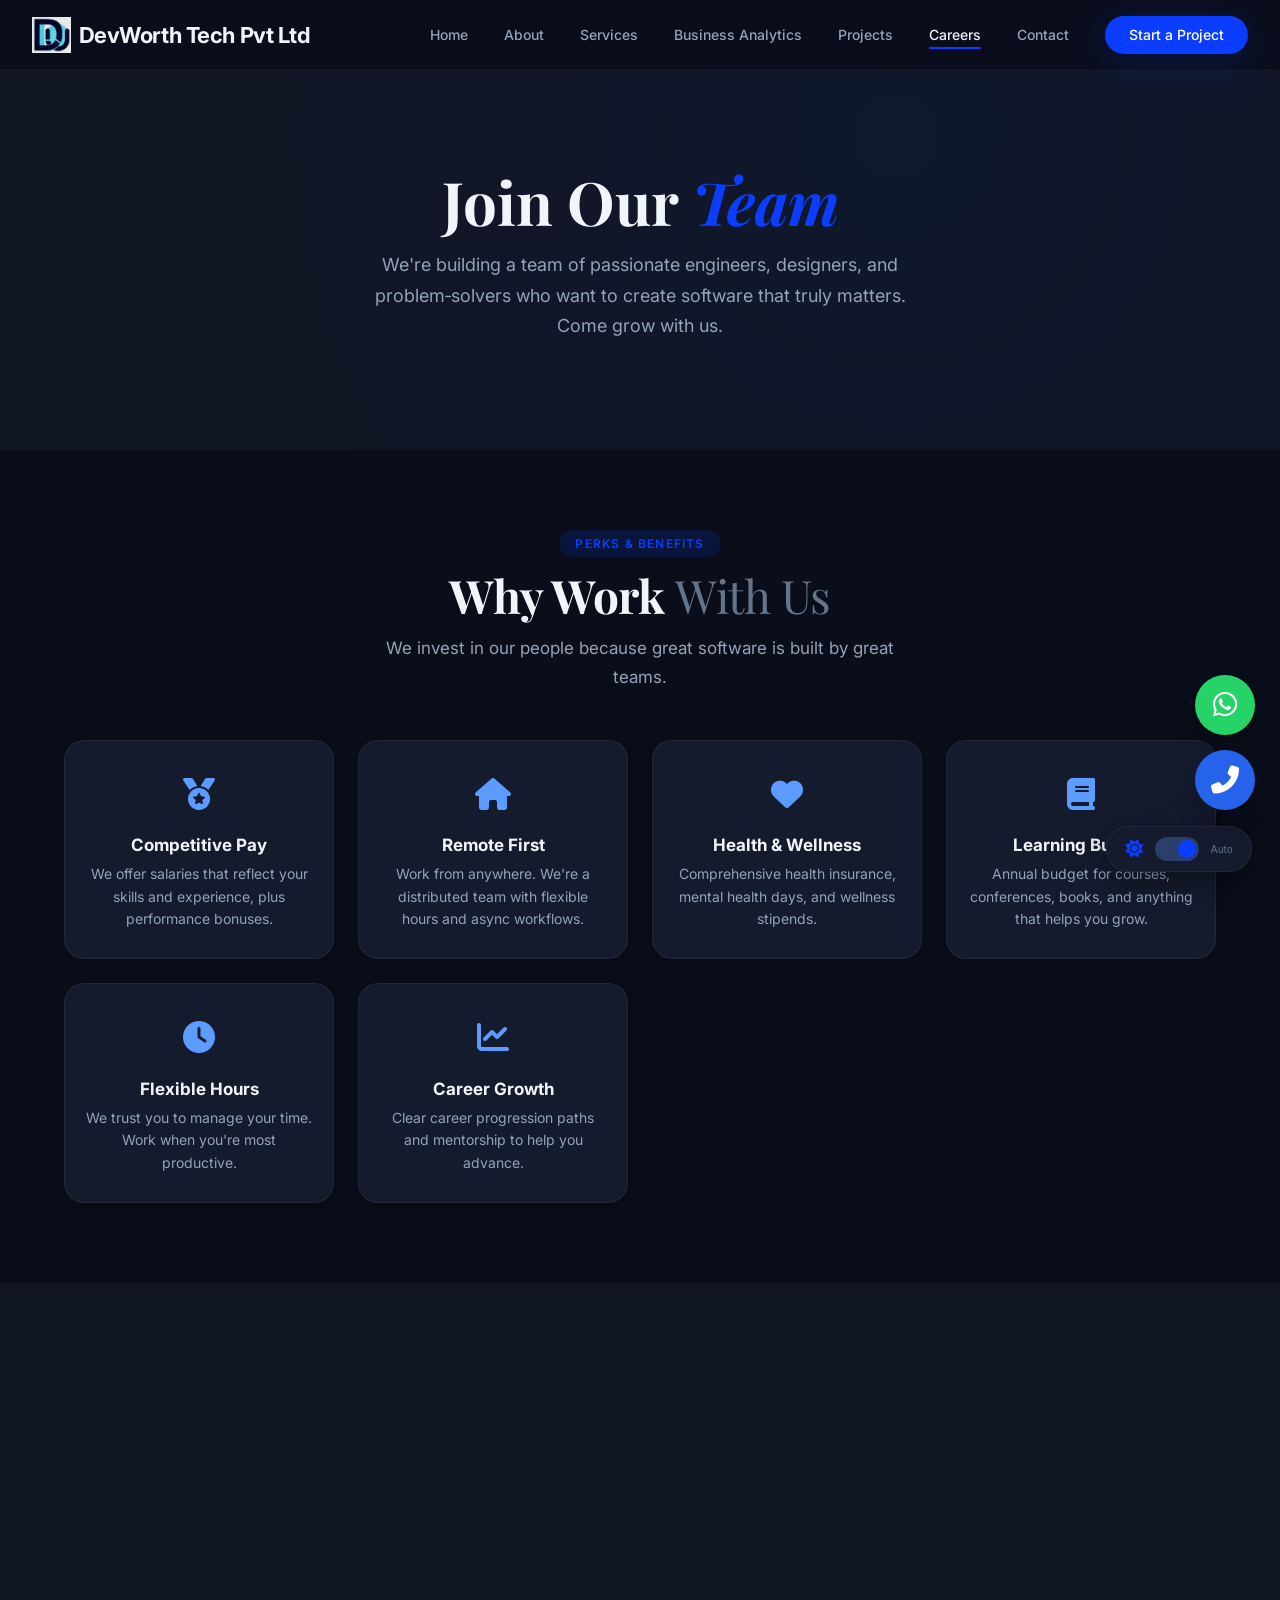
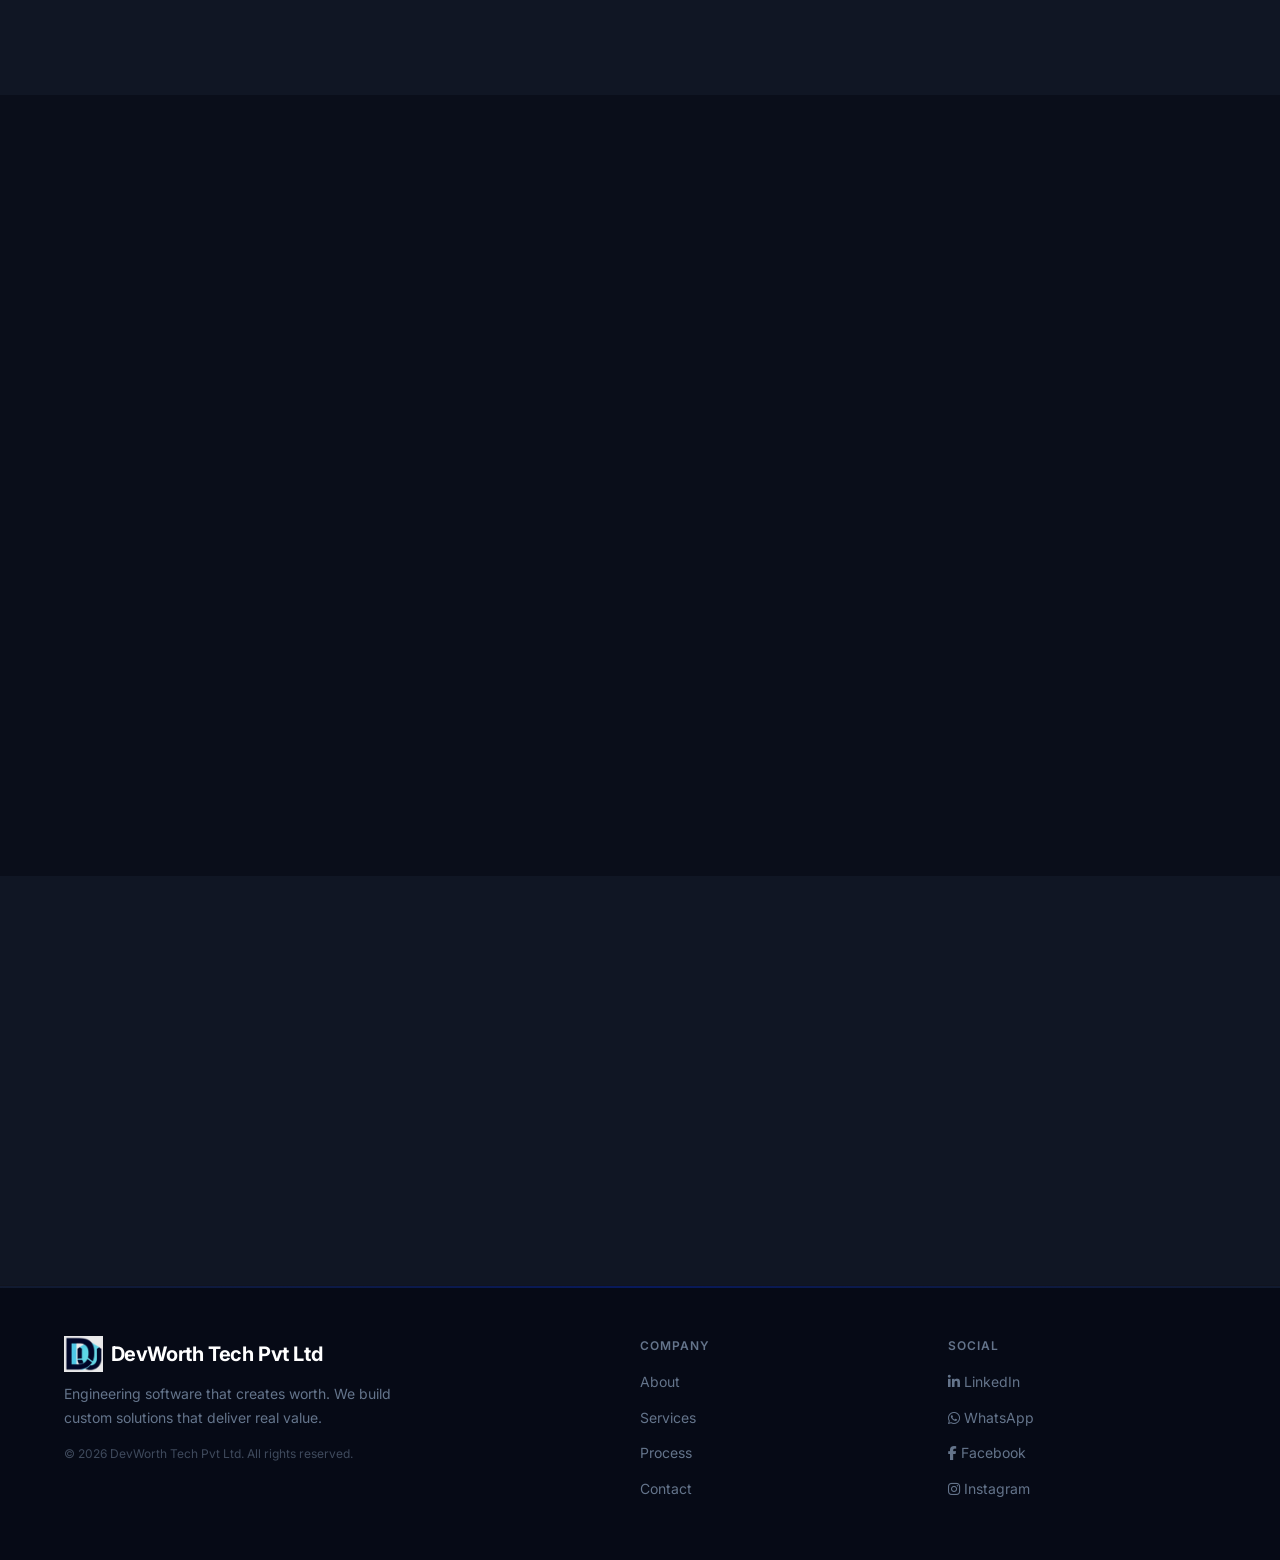
<file: careers.html>
<!DOCTYPE html>
<html lang="en" data-theme="light">

<head>
    <meta charset="UTF-8" />
    <meta name="viewport" content="width=device-width, initial-scale=1.0" />
    <title>Careers — DevWorth Tech Pvt Ltd | Join Our Team</title>
    <meta name="description"
        content="Work at DevWorth Tech Pvt Ltd. We're hiring engineers, designers, and product people who want to build software that creates worth." />
    <link rel="canonical" href="https://devworthtechnologies.com/careers.html" />
    <link rel="icon" type="image/png" href="assets/Devworth_tech-lg.png">
    <!-- Font Awesome 6 -->
    <link rel="stylesheet" href="https://cdnjs.cloudflare.com/ajax/libs/font-awesome/6.0.0-beta3/css/all.min.css" />
    <link rel="stylesheet" href="assets/css/style.css">
    <!-- Google Fonts: Inter + Playfair Display -->
    <link rel="preconnect" href="https://fonts.googleapis.com" />
    <link rel="preconnect" href="https://fonts.gstatic.com" crossorigin />
    <link
        href="https://fonts.googleapis.com/css2?family=Inter:opsz,wght@14..32,300;14..32,400;14..32,500;14..32,600;14..32,700;14..32,800&family=Playfair+Display:ital,wght@0,400;0,600;0,700;1,600&display=swap"
        rel="stylesheet" />

    <style>
        /* ============================================================
           CSS VARIABLES — Light & Dark Themes
           ============================================================ */
        :root {
            --blue-50: #f0f5ff;
            --blue-100: #e0ebff;
            --blue-200: #b8d4ff;
            --blue-300: #8bb8ff;
            --blue-400: #5c9bff;
            --blue-500: #0B3DFF;
            --blue-600: #0029cc;
            --blue-700: #001f99;

            --bg-page: #f8faff;
            --bg-card: #ffffff;
            --bg-soft: #f0f6fe;
            --bg-input: #ffffff;
            --text-primary: #0a1628;
            --text-secondary: #3d4f6f;
            --text-light: #6b7f9f;
            --border-color: rgba(11, 61, 255, 0.06);
            --shadow-sm: 0 2px 12px rgba(11, 61, 255, 0.06);
            --shadow-md: 0 8px 32px rgba(11, 61, 255, 0.08);
            --shadow-lg: 0 20px 56px rgba(11, 61, 255, 0.10);
            --shadow-glow: 0 8px 40px rgba(11, 61, 255, 0.15);
            --footer-bg: #0a1628;
            --footer-text: #94a3b8;
            --footer-border: rgba(255, 255, 255, 0.06);
            --toggle-bg: #e2e8f0;
            --bubble-opacity: 0.05;
            --hero-overlay: rgba(255, 255, 255, 0.70);
            --radius-sm: 12px;
            --radius-md: 20px;
            --radius-lg: 28px;
            --transition: 0.5s cubic-bezier(0.22, 1, 0.36, 1);
            --transition-fast: 0.3s ease;
        }

        [data-theme="dark"] {
            --bg-page: #0a0e1a;
            --bg-card: #141b2d;
            --bg-soft: #101624;
            --bg-input: #1a2338;
            --text-primary: #f1f5f9;
            --text-secondary: #94a3b8;
            --text-light: #64748b;
            --border-color: rgba(255, 255, 255, 0.06);
            --shadow-sm: 0 2px 12px rgba(0, 0, 0, 0.3);
            --shadow-md: 0 8px 32px rgba(0, 0, 0, 0.4);
            --shadow-lg: 0 20px 56px rgba(0, 0, 0, 0.5);
            --shadow-glow: 0 8px 40px rgba(11, 61, 255, 0.2);
            --footer-bg: #060a16;
            --footer-text: #64748b;
            --footer-border: rgba(255, 255, 255, 0.04);
            --toggle-bg: #1a2338;
            --blue-100: #1a2a4a;
            --blue-200: #2a3f6a;
            --blue-50: #0e1a2e;
            --bubble-opacity: 0.07;
            --hero-overlay: rgba(10, 14, 26, 0.75);
        }

        /* ============================================================
           RESET & BASE
           ============================================================ */
        *,
        *::before,
        *::after {
            margin: 0;
            padding: 0;
            box-sizing: border-box;
        }

        html {
            scroll-behavior: smooth;
            -webkit-font-smoothing: antialiased;
        }

        body {
            font-family: 'Inter', sans-serif;
            background: var(--bg-page);
            color: var(--text-primary);
            overflow-x: hidden;
            line-height: 1.6;
            transition: background 0.6s ease, color 0.6s ease;
        }

        a {
            text-decoration: none;
            color: inherit;
        }

        img {
            display: block;
            max-width: 100%;
        }

        .logo img {
            max-height: 36px;
            width: auto;
            max-width: 140px;
            object-fit: contain;
            transition: transform 0.3s ease;
        }

        .logo:hover img {
            transform: scale(1.05);
        }

        .logo i {
            color: var(--blue-500);
            font-size: 20px;
            transition: transform 0.4s ease;
        }

        .logo:hover i {
            transform: rotate(-10deg) scale(1.1);
        }

        ul {
            list-style: none;
        }

        /* ============================================================
           PROGRESS BAR
           ============================================================ */
        #progressBar {
            position: fixed;
            top: 0;
            left: 0;
            height: 3px;
            background: linear-gradient(90deg, var(--blue-300), var(--blue-500), var(--blue-300));
            z-index: 1000;
            width: 0%;
            transition: width 0.08s linear;
            border-radius: 0 4px 4px 0;
        }

        /* ============================================================
           BACKGROUND BUBBLES — hidden on small screens
           ============================================================ */
        .bubble-container {
            position: fixed;
            inset: 0;
            pointer-events: none;
            z-index: 0;
            overflow: hidden;
        }

        .bubble {
            position: absolute;
            bottom: -120px;
            border-radius: 50%;
            opacity: 0;
            animation: rise linear infinite;
            background: radial-gradient(circle at 30% 30%, var(--blue-300), var(--blue-500));
            filter: blur(2px);
            will-change: transform, opacity;
        }

        @keyframes rise {
            0% {
                transform: translateY(0) scale(0.6) rotate(0deg);
                opacity: 0;
            }

            8% {
                opacity: var(--bubble-opacity);
                transform: translateY(0) scale(0.8) rotate(5deg);
            }

            85% {
                opacity: calc(var(--bubble-opacity) * 1.8);
            }

            100% {
                transform: translateY(-115vh) scale(0.2) rotate(720deg);
                opacity: 0;
            }
        }

        @media (max-width: 1024px) {
            .bubble-container {
                display: none !important;
            }
        }

        /* ============================================================
           THEME TOGGLE
           ============================================================ */
        .theme-toggle {
            position: fixed;
            bottom: 28px;
            right: 28px;
            z-index: 600;
            background: var(--bg-card);
            border: 1px solid var(--border-color);
            border-radius: 50px;
            padding: 10px 18px;
            display: flex;
            align-items: center;
            gap: 12px;
            cursor: pointer;
            box-shadow: var(--shadow-md);
            transition: all var(--transition-fast);
            color: var(--text-primary);
            font-size: 13px;
            font-weight: 500;
            backdrop-filter: blur(8px);
            -webkit-backdrop-filter: blur(8px);
        }

        .theme-toggle:hover {
            transform: scale(1.05);
            box-shadow: var(--shadow-lg);
        }

        .theme-toggle i {
            font-size: 18px;
            color: var(--blue-500);
            transition: transform 0.4s ease;
        }

        .theme-toggle .toggle-track {
            width: 44px;
            height: 24px;
            background: var(--toggle-bg);
            border-radius: 50px;
            position: relative;
            transition: background 0.3s ease;
            flex-shrink: 0;
        }

        .theme-toggle .toggle-track .thumb {
            width: 18px;
            height: 18px;
            border-radius: 50%;
            background: var(--blue-500);
            position: absolute;
            top: 3px;
            left: 3px;
            transition: transform 0.3s ease;
            box-shadow: 0 2px 6px rgba(11, 61, 255, 0.3);
        }

        [data-theme="dark"] .theme-toggle .toggle-track .thumb {
            transform: translateX(20px);
        }

        [data-theme="dark"] .theme-toggle .toggle-track {
            background: #2a3f6a;
        }

        .theme-toggle .time-indicator {
            font-size: 10px;
            color: var(--text-light);
            font-weight: 400;
            letter-spacing: 0.04em;
        }

        @media (max-width: 640px) {
            .theme-toggle {
                bottom: 16px;
                right: 16px;
                padding: 8px 14px;
                font-size: 12px;
                gap: 8px;
            }

            .theme-toggle .toggle-track {
                width: 34px;
                height: 20px;
            }

            .theme-toggle .toggle-track .thumb {
                width: 14px;
                height: 14px;
                top: 3px;
                left: 3px;
            }

            [data-theme="dark"] .theme-toggle .toggle-track .thumb {
                transform: translateX(14px);
            }

            .theme-toggle .time-indicator {
                display: none;
            }
        }

        /* ============================================================
           NAVBAR
           ============================================================ */
        .navbar {
            position: fixed;
            top: 0;
            left: 0;
            width: 100%;
            z-index: 500;
            padding: 16px 32px;
            background: rgba(255, 255, 255, 0.72);
            backdrop-filter: blur(18px);
            -webkit-backdrop-filter: blur(18px);
            border-bottom: 1px solid var(--border-color);
            transition: box-shadow var(--transition-fast), background 0.6s ease, border-color 0.6s ease;
        }

        [data-theme="dark"] .navbar {
            background: rgba(10, 14, 26, 0.85);
        }

        .navbar.scrolled {
            box-shadow: 0 4px 28px rgba(11, 61, 255, 0.06);
            background: rgba(255, 255, 255, 0.92);
        }

        [data-theme="dark"] .navbar.scrolled {
            background: rgba(10, 14, 26, 0.95);
            box-shadow: 0 4px 28px rgba(0, 0, 0, 0.3);
        }

        .navbar .inner {
            max-width: 1280px;
            margin: 0 auto;
            display: flex;
            align-items: center;
            justify-content: space-between;
        }

        .logo {
            font-size: 22px;
            font-weight: 700;
            letter-spacing: -0.02em;
            color: var(--text-primary);
            display: flex;
            align-items: center;
            gap: 8px;
            transition: color 0.6s ease;
        }

        .logo i {
            color: var(--blue-500);
            font-size: 20px;
            transition: transform 0.4s ease;
        }

        .logo:hover i {
            transform: rotate(-10deg) scale(1.1);
        }

        .nav-links {
            display: flex;
            align-items: center;
            gap: 36px;
        }

        .nav-links a {
            font-size: 14px;
            font-weight: 500;
            color: var(--text-secondary);
            position: relative;
            transition: color var(--transition-fast);
        }

        .nav-links a::after {
            content: '';
            position: absolute;
            left: 0;
            bottom: -3px;
            width: 0;
            height: 2px;
            background: var(--blue-500);
            border-radius: 4px;
            transition: width var(--transition-fast);
        }

        .nav-links a:hover,
        .nav-links a.active {
            color: var(--text-primary);
        }

        .nav-links a:hover::after,
        .nav-links a.active::after {
            width: 100%;
        }

        .nav-cta {
            background: var(--blue-500);
            color: #fff !important;
            padding: 8px 24px;
            border-radius: 50px;
            font-weight: 500;
            font-size: 13px;
            transition: all var(--transition-fast);
            box-shadow: var(--shadow-glow);
        }

        .nav-cta::after {
            display: none !important;
        }

        .nav-cta:hover {
            transform: translateY(-2px) scale(1.02);
            box-shadow: 0 8px 32px rgba(11, 61, 255, 0.28);
            color: #fff !important;
        }

        .nav-toggle {
            display: none;
            flex-direction: column;
            gap: 5px;
            background: none;
            border: none;
            cursor: pointer;
            padding: 4px;
        }

        .nav-toggle span {
            display: block;
            width: 24px;
            height: 2px;
            background: var(--text-primary);
            border-radius: 2px;
            transition: var(--transition-fast);
        }

        .mobile-menu {
            display: none;
            position: fixed;
            inset: 0;
            top: 72px;
            background: rgba(255, 255, 255, 0.98);
            backdrop-filter: blur(20px);
            padding: 32px 24px;
            flex-direction: column;
            gap: 20px;
            font-size: 17px;
            font-weight: 500;
            transform: translateX(100%);
            transition: transform 0.5s cubic-bezier(0.22, 1, 0.36, 1);
            z-index: 400;
        }

        [data-theme="dark"] .mobile-menu {
            background: rgba(10, 14, 26, 0.98);
        }

        .mobile-menu.open {
            transform: translateX(0);
        }

        .mobile-menu a {
            padding: 12px 0;
            border-bottom: 1px solid var(--border-color);
            color: var(--text-primary);
        }

        .mobile-menu .nav-cta {
            display: inline-block;
            text-align: center;
            margin-top: 8px;
            border-bottom: none;
        }

        @media (max-width: 768px) {
            .navbar {
                padding: 12px 20px;
            }

            .nav-links {
                display: none;
            }

            .nav-toggle {
                display: flex;
            }

            .mobile-menu {
                display: flex;
            }
        }

        /* ============================================================
           SECTION — Shared
           ============================================================ */
        section {
            padding: 80px 0;
            position: relative;
            z-index: 1;
            transition: background 0.6s ease;
        }

        .container {
            max-width: 1200px;
            margin: 0 auto;
            padding: 0 24px;
        }

        .section-label {
            display: inline-block;
            font-size: 12px;
            font-weight: 600;
            text-transform: uppercase;
            letter-spacing: 0.1em;
            color: var(--blue-500);
            background: rgba(11, 61, 255, 0.06);
            padding: 4px 16px;
            border-radius: 50px;
            margin-bottom: 12px;
            transition: background 0.6s ease, color 0.6s ease;
        }

        [data-theme="dark"] .section-label {
            background: rgba(11, 61, 255, 0.15);
        }

        .section-title {
            font-family: 'Playfair Display', serif;
            font-size: clamp(28px, 4vw, 46px);
            font-weight: 700;
            color: var(--text-primary);
            letter-spacing: -0.01em;
            line-height: 1.15;
            transition: color 0.6s ease;
        }

        .section-title .light {
            color: var(--text-light);
            font-weight: 400;
            transition: color 0.6s ease;
        }

        .section-sub {
            font-size: 17px;
            color: var(--text-secondary);
            max-width: 540px;
            line-height: 1.7;
            margin-top: 12px;
            transition: color 0.6s ease;
        }

        .text-center {
            text-align: center;
        }

        .mx-auto {
            margin-left: auto;
            margin-right: auto;
        }

        /* ============================================================
           BUTTONS
           ============================================================ */
        .btn {
            display: inline-flex;
            align-items: center;
            gap: 10px;
            padding: 14px 34px;
            border-radius: 50px;
            font-weight: 600;
            font-size: 14px;
            transition: all var(--transition-fast);
            cursor: pointer;
            border: none;
            position: relative;
            overflow: hidden;
            will-change: transform;
            width: auto;
        }

        .btn-primary {
            background: var(--blue-500);
            color: #fff;
            box-shadow: var(--shadow-glow);
            align-items: center;
            text-align: center;
        }

        .btn-primary::before {
            content: '';
            position: absolute;
            inset: 0;
            background: linear-gradient(135deg, var(--blue-400), var(--blue-600));
            opacity: 0;
            transition: opacity 0.4s ease;
        }

        .btn-primary:hover::before {
            opacity: 1;
        }

        .btn-primary:hover {
            transform: translateY(-3px) scale(1.03);
            box-shadow: 0 12px 40px rgba(11, 61, 255, 0.25);
        }

        .btn-primary span {
            position: relative;
            z-index: 2;
        }

        /* ============================================================
           SCROLL REVEAL — toggle on every scroll
           ============================================================ */
        .reveal {
            opacity: 0;
            transform: translateY(50px);
            transition: opacity 0.9s cubic-bezier(0.22, 1, 0.36, 1),
                transform 0.9s cubic-bezier(0.22, 1, 0.36, 1);
        }

        .reveal.visible {
            opacity: 1;
            transform: translateY(0);
        }

        .reveal-left {
            opacity: 0;
            transform: translateX(-50px);
            transition: opacity 0.9s ease, transform 0.9s ease;
        }

        .reveal-left.visible {
            opacity: 1;
            transform: translateX(0);
        }

        .reveal-right {
            opacity: 0;
            transform: translateX(50px);
            transition: opacity 0.9s ease, transform 0.9s ease;
        }

        .reveal-right.visible {
            opacity: 1;
            transform: translateX(0);
        }

        .stagger-children>* {
            opacity: 0;
            transform: translateY(35px);
            transition: opacity 0.7s ease, transform 0.7s ease;
        }

        .stagger-children.visible>*:nth-child(1) {
            transition-delay: 0.05s;
        }

        .stagger-children.visible>*:nth-child(2) {
            transition-delay: 0.12s;
        }

        .stagger-children.visible>*:nth-child(3) {
            transition-delay: 0.19s;
        }

        .stagger-children.visible>*:nth-child(4) {
            transition-delay: 0.26s;
        }

        .stagger-children.visible>*:nth-child(5) {
            transition-delay: 0.33s;
        }

        .stagger-children.visible>*:nth-child(6) {
            transition-delay: 0.40s;
        }

        .stagger-children.visible>* {
            opacity: 1;
            transform: translateY(0);
        }

        .stagger-children:not(.visible)>* {
            opacity: 0;
            transform: translateY(35px);
            transition-delay: 0s !important;
        }

        /* ============================================================
           SECTION POPUP & DOWN — toggle on every scroll
           ============================================================ */
        .section-popup {
            opacity: 0;
            transform: scale(0.92) translateY(30px);
            transition: opacity 0.9s cubic-bezier(0.22, 1, 0.36, 1),
                transform 0.9s cubic-bezier(0.22, 1, 0.36, 1);
        }

        .section-popup.visible {
            opacity: 1;
            transform: scale(1) translateY(0);
        }

        .section-popdown {
            opacity: 0;
            transform: scale(1.08) translateY(-30px);
            transition: opacity 0.9s cubic-bezier(0.22, 1, 0.36, 1),
                transform 0.9s cubic-bezier(0.22, 1, 0.36, 1);
        }

        .section-popdown.visible {
            opacity: 1;
            transform: scale(1) translateY(0);
        }

        /* ============================================================
           FLOATING 3D ELEMENTS
           ============================================================ */
        .float-3d {
            animation: float3d 6s ease-in-out infinite;
            will-change: transform;
        }

        @keyframes float3d {

            0%,
            100% {
                transform: translateY(0) rotateX(0) rotateY(0);
            }

            33% {
                transform: translateY(-8px) rotateX(2deg) rotateY(3deg);
            }

            66% {
                transform: translateY(4px) rotateX(-1deg) rotateY(-2deg);
            }
        }

        .float-3d-delay-1 {
            animation-delay: 0.5s;
        }

        .float-3d-delay-2 {
            animation-delay: 1.2s;
        }

        .float-3d-delay-3 {
            animation-delay: 2.0s;
        }

        /* ============================================================
           CAREERS PAGE — Hero
           ============================================================ */
        .careers-hero {
            min-height: 50vh;
            display: flex;
            align-items: center;
            justify-content: center;
            text-align: center;
            padding: 120px 24px 60px;
            position: relative;
            background: var(--bg-soft);
            transition: background 0.6s ease;
            overflow: hidden;
        }

        .careers-hero::after {
            content: '';
            position: absolute;
            inset: 0;
            background: radial-gradient(circle at 70% 30%, rgba(11, 61, 255, 0.04), transparent 70%);
            pointer-events: none;
        }

        .careers-hero .hero-content {
            position: relative;
            z-index: 2;
            max-width: 750px;
        }

        .careers-hero h1 {
            font-family: 'Playfair Display', serif;
            font-size: clamp(40px, 5vw, 60px);
            font-weight: 700;
            color: var(--text-primary);
            line-height: 1.1;
            margin-bottom: 16px;
            transition: color 0.6s ease;
            animation: fadeInUp 0.8s ease forwards;
        }

        .careers-hero h1 .highlight {
            color: var(--blue-500);
            font-style: italic;
        }

        @keyframes fadeInUp {
            from {
                opacity: 0;
                transform: translateY(30px);
            }

            to {
                opacity: 1;
                transform: translateY(0);
            }
        }

        .careers-hero p {
            font-size: 18px;
            color: var(--text-secondary);
            max-width: 550px;
            margin: 0 auto;
            line-height: 1.7;
            transition: color 0.6s ease;
            animation: fadeInUp 0.8s ease 0.15s forwards;
            opacity: 0;
        }

        /* ============================================================
           CAREERS PAGE — Why Work Here (Benefits)
           ============================================================ */
        .benefits-grid {
            display: grid;
            grid-template-columns: repeat(auto-fill, minmax(220px, 1fr));
            gap: 24px;
            margin-top: 48px;
        }

        .benefit-item {
            background: var(--bg-card);
            padding: 28px 20px;
            border-radius: var(--radius-md);
            border: 1px solid var(--border-color);
            text-align: center;
            transition: all var(--transition);
            box-shadow: var(--shadow-sm);
        }

        .benefit-item:hover {
            transform: translateY(-6px);
            box-shadow: var(--shadow-md);
            border-color: rgba(11, 61, 255, 0.10);
        }

        .benefit-item .icon {
            font-size: 32px;
            color: var(--blue-400);
            display: block;
            margin-bottom: 12px;
            transition: transform 0.4s ease, color 0.4s ease;
        }

        .benefit-item:hover .icon {
            transform: scale(1.1);
            color: var(--blue-500);
        }

        .benefit-item h4 {
            font-size: 17px;
            font-weight: 700;
            color: var(--text-primary);
            margin-bottom: 4px;
            transition: color 0.6s ease;
        }

        .benefit-item p {
            font-size: 14px;
            color: var(--text-secondary);
            line-height: 1.6;
            transition: color 0.6s ease;
        }

        /* ============================================================
           CAREERS PAGE — Open Positions
           ============================================================ */
        .job-list {
            display: flex;
            flex-direction: column;
            gap: 16px;
            margin-top: 48px;
            max-width: 800px;
            margin-left: auto;
            margin-right: auto;
        }

        .job-item {
            background: var(--bg-card);
            border: 1px solid var(--border-color);
            border-radius: var(--radius-md);
            padding: 20px 24px;
            display: flex;
            justify-content: space-between;
            align-items: center;
            flex-wrap: wrap;
            gap: 16px;
            transition: all var(--transition);
            box-shadow: var(--shadow-sm);
        }

        .job-item:hover {
            transform: translateX(4px);
            border-color: rgba(11, 61, 255, 0.12);
            box-shadow: var(--shadow-md);
        }

        .job-item .info h4 {
            font-size: 17px;
            font-weight: 700;
            color: var(--text-primary);
            transition: color 0.6s ease;
        }

        .job-item .info .meta {
            display: flex;
            gap: 16px;
            margin-top: 4px;
            flex-wrap: wrap;
        }

        .job-item .info .meta span {
            font-size: 13px;
            color: var(--text-light);
            display: inline-flex;
            align-items: center;
            gap: 4px;
        }

        .job-item .info .meta span i {
            color: var(--blue-400);
            font-size: 12px;
        }

        .job-item .apply-btn {
            background: var(--blue-500);
            color: #fff;
            border: none;
            padding: 8px 24px;
            border-radius: 50px;
            font-weight: 600;
            font-size: 13px;
            cursor: pointer;
            transition: all var(--transition-fast);
            box-shadow: var(--shadow-glow);
            font-family: 'Inter', sans-serif;
            flex-shrink: 0;
        }

        .job-item .apply-btn:hover {
            transform: scale(1.05);
            box-shadow: 0 8px 24px rgba(11, 61, 255, 0.25);
        }

        /* ============================================================
           CAREERS PAGE — Culture/Values (similar to about)
           ============================================================ */
        .culture-grid {
            display: grid;
            grid-template-columns: 1fr 1fr 1fr;
            gap: 28px;
            margin-top: 48px;
        }

        .culture-item {
            background: var(--bg-card);
            padding: 28px 24px;
            border-radius: var(--radius-md);
            border: 1px solid var(--border-color);
            text-align: center;
            transition: all var(--transition);
            box-shadow: var(--shadow-sm);
        }

        .culture-item:hover {
            transform: translateY(-6px);
            box-shadow: var(--shadow-md);
            border-color: rgba(11, 61, 255, 0.10);
        }

        .culture-item .icon {
            font-size: 28px;
            color: var(--blue-400);
            display: block;
            margin-bottom: 10px;
            transition: transform 0.4s ease, color 0.4s ease;
        }

        .culture-item:hover .icon {
            transform: scale(1.1);
            color: var(--blue-500);
        }

        .culture-item h4 {
            font-size: 17px;
            font-weight: 700;
            color: var(--text-primary);
            margin-bottom: 4px;
            transition: color 0.6s ease;
        }

        .culture-item p {
            font-size: 14px;
            color: var(--text-secondary);
            line-height: 1.7;
            transition: color 0.6s ease;
        }

        /* ============================================================
           CAREERS PAGE — CTA
           ============================================================ */
        .careers-cta {
            background: var(--bg-soft);
            text-align: center;
            padding: 80px 0;
            transition: background 0.6s ease;
        }

        .careers-cta h2 {
            font-family: 'Playfair Display', serif;
            font-size: clamp(30px, 3.5vw, 48px);
            font-weight: 700;
            color: var(--text-primary);
            margin-bottom: 12px;
            transition: color 0.6s ease;
        }

        .careers-cta p {
            font-size: 17px;
            color: var(--text-secondary);
            max-width: 500px;
            margin: 0 auto 28px;
            line-height: 1.7;
            transition: color 0.6s ease;
        }

        /* ============================================================
           FOOTER
           ============================================================ */
        .footer {
            background: var(--footer-bg);
            border-top: 1px solid var(--footer-border);
            transition: background 0.6s ease, border-color 0.6s ease;
            position: relative;
            z-index: 1;
        }

        .footer-divider {
            height: 2px;
            background: linear-gradient(90deg, var(--blue-200), var(--blue-500), var(--blue-200));
            opacity: 0.3;
        }

        .footer .inner {
            max-width: 1200px;
            margin: 0 auto;
            padding: 48px 24px;
            display: grid;
            grid-template-columns: 2fr 1fr 1fr;
            gap: 40px;
        }

        .footer .logo {
            color: #fff;
            font-size: 20px;
        }

        .footer .logo i {
            color: var(--blue-400);
        }

        .footer p {
            font-size: 14px;
            color: var(--footer-text);
            line-height: 1.7;
            max-width: 340px;
            margin-top: 10px;
        }

        .footer .copy {
            font-size: 12px;
            color: var(--footer-text);
            opacity: 0.6;
            margin-top: 14px;
        }

        .footer h4 {
            font-size: 12px;
            font-weight: 600;
            text-transform: uppercase;
            letter-spacing: 0.08em;
            color: var(--footer-text);
            margin-bottom: 14px;
        }

        .footer ul li {
            margin-bottom: 10px;
        }

        .footer ul a {
            font-size: 14px;
            color: var(--footer-text);
            transition: color var(--transition-fast);
        }

        .footer ul a:hover {
            color: #fff;
        }

        .footer .social a {
            display: inline-block;
            margin-right: 16px;
            font-size: 18px;
            color: var(--footer-text);
            transition: all var(--transition-fast);
            will-change: transform;
        }

        .footer .social a:hover {
            color: #fff;
            transform: translateY(-3px);
        }

        @media (max-width: 768px) {
            .footer .inner {
                grid-template-columns: 1fr;
                gap: 28px;
                padding: 32px 20px;
            }

            .footer p {
                max-width: 100%;
            }
        }

        /* ============================================================
           RESPONSIVE TWEAKS
           ============================================================ */
        @media (max-width: 1024px) {
            .culture-grid {
                grid-template-columns: 1fr 1fr;
            }
        }

        @media (max-width: 768px) {
            .careers-hero {
                min-height: 40vh;
                padding: 100px 20px 40px;
            }

            .careers-hero h1 {
                font-size: 32px;
            }

            .culture-grid {
                grid-template-columns: 1fr;
            }

            .benefits-grid {
                grid-template-columns: 1fr 1fr;
            }

            .job-item {
                flex-direction: column;
                align-items: stretch;
                text-align: center;
            }

            .job-item .info .meta {
                justify-content: center;
            }

            .job-item .apply-btn {
                width: 100%;
                justify-content: center;
            }

            .careers-cta {
                padding: 48px 0;
            }
        }

        @media (max-width: 480px) {
            .container {
                padding: 0 16px;
            }

            section {
                padding: 48px 0;
            }

            .section-title {
                font-size: 28px;
            }

            .section-sub {
                font-size: 15px;
            }

            .btn {
                padding: 12px 22px;
                font-size: 13px;
            }

            .benefits-grid {
                grid-template-columns: 1fr;
            }

            .job-item {
                padding: 16px 18px;
            }
        }
    </style>
</head>

<body>

    <!-- ===== BACKGROUND BUBBLES ===== -->
    <div class="bubble-container" id="bubbleContainer"></div>

    <!-- ===== PROGRESS BAR ===== -->
    <div id="progressBar"></div>

    <!-- ===== THEME TOGGLE ===== -->
    <button class="theme-toggle" id="themeToggle" aria-label="Toggle theme">
        <i class="fas fa-moon" id="themeIcon"></i>
        <span class="toggle-track">
            <span class="thumb"></span>
        </span>
        <span class="time-indicator" id="timeIndicator">Auto</span>
    </button>

    <!-- ============================================================
    NAVBAR
    ============================================================ -->
    <header class="navbar" id="navbar">
        <div class="inner">
            <a href="#" class="logo">
                <img src="assets/Devworth_tech-lg.png" alt="DevWorth Tech">
                DevWorth Tech Pvt Ltd
            </a>
            <nav class="nav-links">
                <a href="index.html">Home</a>
                <a href="about.html">About</a>
                <a href="services.html">Services</a>
                <a href="business-analytics.html">Business Analytics</a>
                <a href="projects.html">Projects</a>
                <a href="careers.html" class="active">Careers</a>
                <a href="contact.html">Contact</a>
                <a href="contact.html" class="nav-cta">Start a Project</a>
            </nav>
            <button class="nav-toggle" id="navToggle" aria-label="Toggle menu">
                <span></span><span></span><span></span>
            </button>
        </div>
    </header>

    <!-- ===== MOBILE MENU ===== -->
    <div class="mobile-menu" id="mobileMenu">
        <a href="index.html">Home</a>
        <a href="about.html">About</a>
        <a href="services.html">Services</a>
        <a href="business-analytics.html">Business Analytics</a>
        <a href="projects.html">Projects</a>
        <a href="careers.html">Careers</a>
        <a href="contact.html">Contact</a>
        <a href="contact.html" class="nav-cta" style="display:inline-block;text-align:center;">Start a Project</a>
    </div>

    <!-- ============================================================
    CAREERS HERO
    ============================================================ -->
    <section class="careers-hero" id="careers-hero">
        <div class="hero-content">
            <h1>Join Our <span class="highlight">Team</span></h1>
            <p>
                We're building a team of passionate engineers, designers, and problem‑solvers
                who want to create software that truly matters. Come grow with us.
            </p>
        </div>
    </section>

    <!-- ============================================================
    BENEFITS
    ============================================================ -->
    <section id="benefits" style="background:var(--bg-page);">
        <div class="container">
            <div class="text-center reveal">
                <span class="section-label">Perks &amp; Benefits</span>
                <h2 class="section-title">Why Work <span class="light">With Us</span></h2>
                <p class="section-sub mx-auto">We invest in our people because great software is built by great teams.
                </p>
            </div>

            <div class="benefits-grid stagger-children">
                <div class="benefit-item">
                    <span class="icon"><i class="fas fa-medal"></i></span>
                    <h4>Competitive Pay</h4>
                    <p>We offer salaries that reflect your skills and experience, plus performance bonuses.</p>
                </div>
                <div class="benefit-item">
                    <span class="icon"><i class="fas fa-home"></i></span>
                    <h4>Remote First</h4>
                    <p>Work from anywhere. We're a distributed team with flexible hours and async workflows.</p>
                </div>
                <div class="benefit-item">
                    <span class="icon"><i class="fas fa-heart"></i></span>
                    <h4>Health &amp; Wellness</h4>
                    <p>Comprehensive health insurance, mental health days, and wellness stipends.</p>
                </div>
                <div class="benefit-item">
                    <span class="icon"><i class="fas fa-book"></i></span>
                    <h4>Learning Budget</h4>
                    <p>Annual budget for courses, conferences, books, and anything that helps you grow.</p>
                </div>
                <div class="benefit-item">
                    <span class="icon"><i class="fas fa-clock"></i></span>
                    <h4>Flexible Hours</h4>
                    <p>We trust you to manage your time. Work when you're most productive.</p>
                </div>
                <div class="benefit-item">
                    <span class="icon"><i class="fas fa-chart-line"></i></span>
                    <h4>Career Growth</h4>
                    <p>Clear career progression paths and mentorship to help you advance.</p>
                </div>
            </div>
        </div>
    </section>

    <!-- ============================================================
    OPEN POSITIONS
    ============================================================ -->
    <section id="jobs" style="background:var(--bg-soft);">
        <div class="container">
            <div class="text-center reveal">
                <span class="section-label">Open Positions</span>
                <h2 class="section-title">Join the <span class="light">Team</span></h2>
                <p class="section-sub mx-auto">We're always looking for talented people who share our passion for
                    quality software.</p>
            </div>

            <div class="job-list stagger-children">
                <div>
                    <h5>Currently no openings available. Please upload your resume below and you will be notified if any open positions are available.</h5>
                </div>
                <!-- <div class="job-item">
                    <div class="info">
                        <h4>Senior Software Engineer</h4>
                        <div class="meta">
                            <span><i class="fas fa-map-pin"></i> Remote</span>
                            <span><i class="fas fa-briefcase"></i> Full-time</span>
                            <span><i class="fas fa-code"></i> Backend</span>
                        </div>
                    </div>
                    <button class="apply-btn">Apply Now</button>
                </div>
                <div class="job-item">
                    <div class="info">
                        <h4>Frontend Developer (React)</h4>
                        <div class="meta">
                            <span><i class="fas fa-map-pin"></i> Remote</span>
                            <span><i class="fas fa-briefcase"></i> Full-time</span>
                            <span><i class="fas fa-palette"></i> UI/UX</span>
                        </div>
                    </div>
                    <button class="apply-btn">Apply Now</button>
                </div>

                <div class="job-item">
                    <div class="info">
                        <h4>Product Designer</h4>
                        <div class="meta">
                            <span><i class="fas fa-map-pin"></i> Remote</span>
                            <span><i class="fas fa-briefcase"></i> Full-time</span>
                            <span><i class="fas fa-pencil-ruler"></i> Design</span>
                        </div>
                    </div>
                    <button class="apply-btn">Apply Now</button>
                </div>
                <div class="job-item">
                    <div class="info">
                        <h4>DevOps Engineer</h4>
                        <div class="meta">
                            <span><i class="fas fa-map-pin"></i> Remote</span>
                            <span><i class="fas fa-briefcase"></i> Full-time</span>
                            <span><i class="fas fa-cloud"></i> Infrastructure</span>
                        </div>
                    </div>
                    <button class="apply-btn">Apply Now</button>
                </div>
                <div class="job-item">
                    <div class="info">
                        <h4>AI/ML Engineer</h4>
                        <div class="meta">
                            <span><i class="fas fa-map-pin"></i> Remote</span>
                            <span><i class="fas fa-briefcase"></i> Full-time</span>
                            <span><i class="fas fa-brain"></i> AI</span>
                        </div>
                    </div>
                    <button class="apply-btn">Apply Now</button>
                </div> -->
            </div>
        </div>
    </section>

    <!-- ============================================================
    CULTURE (Values)
    ============================================================ -->
    <section id="culture" style="background:var(--bg-page);">
        <div class="container">
            <div class="text-center reveal">
                <span class="section-label">Our Culture</span>
                <h2 class="section-title">How We <span class="light">Work</span></h2>
                <p class="section-sub mx-auto">We believe in transparency, collaboration, and continuous improvement.
                </p>
            </div>

            <div class="culture-grid stagger-children">
                <div class="culture-item">
                    <span class="icon"><i class="fas fa-handshake"></i></span>
                    <h4>Trust &amp; Autonomy</h4>
                    <p>We trust our team to make decisions and own their work. No micromanagement.</p>
                </div>
                <div class="culture-item">
                    <span class="icon"><i class="fas fa-comments"></i></span>
                    <h4>Open Communication</h4>
                    <p>Regular syncs, transparent roadmaps, and direct access to leadership.</p>
                </div>
                <div class="culture-item">
                    <span class="icon"><i class="fas fa-gem"></i></span>
                    <h4>Quality First</h4>
                    <p>We take pride in clean, well‑tested code and thoughtful design.</p>
                </div>
                <div class="culture-item">
                    <span class="icon"><i class="fas fa-seedling"></i></span>
                    <h4>Continuous Learning</h4>
                    <p>We invest in each other through mentorship, sharing, and experimentation.</p>
                </div>
                <div class="culture-item">
                    <span class="icon"><i class="fas fa-globe"></i></span>
                    <h4>Inclusive &amp; Diverse</h4>
                    <p>We welcome people from all backgrounds and perspectives.</p>
                </div>
                <div class="culture-item">
                    <span class="icon"><i class="fas fa-star"></i></span>
                    <h4>Celebrate Wins</h4>
                    <p>We recognize achievements — big and small — as a team.</p>
                </div>
            </div>
        </div>
    </section>

    <!-- ============================================================
    CTA
    ============================================================ -->
    <section class="careers-cta">
        <div class="container">
            <div class="reveal">
                <h2>Ready to <span style="color:var(--blue-500);">Make an Impact</span>?</h2>
                <p>If you don't see a role that fits, we'd still love to hear from you. Send us your resume and we'll
                    reach out when something opens.</p>
                <a href="contact.html" class="btn btn-primary"><span><i class="fas fa-envelope"></i> Send Your
                        CV</span></a>
            </div>
        </div>
    </section>

        <!-- Floating Contact Buttons -->
    <div class="floating-contact">
        <!-- WhatsApp -->
        <a href="https://wa.me/6374426001" target="_blank" class="whatsapp-btn" aria-label="WhatsApp">
            <i class="fab fa-whatsapp"></i>
        </a>

        <!-- Call -->
        <a href="tel:+916374426001" class="call-btn" aria-label="Call">
            <i class="fas fa-phone-alt"></i>
        </a>
    </div>

    <!-- Font Awesome -->
    <link rel="stylesheet" href="https://cdnjs.cloudflare.com/ajax/libs/font-awesome/6.6.0/css/all.min.css">

    <!-- ============================================================
    FOOTER
    ============================================================ -->
    <footer class="footer">
        <div class="footer-divider"></div>
        <div class="inner">
            <div>
                <a href="#" class="logo">
                    <img src="assets/Devworth_tech-lg.png" alt="DevWorth Tech">
                    DevWorth Tech Pvt Ltd
                </a>
                <p>Engineering software that creates worth. We build custom solutions that deliver real value.</p>
                <div class="copy">© 2026 DevWorth Tech Pvt Ltd. All rights reserved.</div>
            </div>
            <div>
                <h4>Company</h4>
                <ul>
                    <li><a href="#about">About</a></li>
                    <li><a href="#services">Services</a></li>
                    <li><a href="#process">Process</a></li>
                    <li><a href="#contact">Contact</a></li>
                </ul>
            </div>
            <div>
                <h4>Social</h4>
                <ul>
                    <li><a href="https://www.linkedin.com/company/devworth-technologies" target="_blank"
                            rel="noopener noreferrer"><i class="fab fa-linkedin-in"></i> LinkedIn</a></li>
                    <li><a href="https://wa.me/+916374426001" target="_blank" rel="noopener noreferrer"><i
                                class="fab fa-whatsapp"></i> WhatsApp</a></li>
                    <li><a href="https://www.facebook.com/people/Dev-Worth/61591323485880" target="_blank" rel="noopener noreferrer"><i
                                class="fab fa-facebook-f"></i> Facebook</a></li>
                    <li><a href="https://www.instagram.com/devworth_technologies/" target="_blank"
                            rel="noopener noreferrer"><i class="fab fa-instagram"></i> Instagram</a></li>
                </ul>
            </div>
        </div>
    </footer>

    <!-- ============================================================
    JAVASCRIPT
    ============================================================ -->
    <script>
        (function () {
            'use strict';

            // ===== BUBBLES =====
            (function createBubbles() {
                const container = document.getElementById('bubbleContainer');
                if (window.innerWidth <= 1024) {
                    container.style.display = 'none';
                    return;
                }
                const colors = ['var(--blue-300)', 'var(--blue-400)', 'var(--blue-500)'];
                const count = 14;
                for (let i = 0; i < count; i++) {
                    const bubble = document.createElement('div');
                    bubble.className = 'bubble';
                    const size = 20 + Math.random() * 70;
                    bubble.style.width = size + 'px';
                    bubble.style.height = size + 'px';
                    bubble.style.left = Math.random() * 100 + '%';
                    bubble.style.animationDuration = (18 + Math.random() * 28) + 's';
                    bubble.style.animationDelay = (Math.random() * 20) + 's';
                    bubble.style.background =
                        `radial-gradient(circle at 30% 30%, ${colors[i % colors.length]}, var(--blue-500))`;
                    container.appendChild(bubble);
                }
            })();

            // ===== THEME TOGGLE =====
            const toggle = document.getElementById('themeToggle');
            const icon = document.getElementById('themeIcon');
            const indicator = document.getElementById('timeIndicator');
            const html = document.documentElement;

            function getAutoTheme() {
                const hour = new Date().getHours();
                return (hour >= 18 || hour < 6) ? 'dark' : 'light';
            }

            let currentTheme = localStorage.getItem('theme');
            let isManual = localStorage.getItem('themeManual') === 'true';

            if (!currentTheme || !isManual) {
                currentTheme = getAutoTheme();
                isManual = false;
                localStorage.setItem('themeManual', 'false');
            }

            html.setAttribute('data-theme', currentTheme);
            icon.className = currentTheme === 'dark' ? 'fas fa-sun' : 'fas fa-moon';
            indicator.textContent = isManual ? 'Manual' : 'Auto';

            toggle.addEventListener('click', function () {
                const current = html.getAttribute('data-theme');
                const next = current === 'light' ? 'dark' : 'light';
                html.setAttribute('data-theme', next);
                localStorage.setItem('theme', next);
                localStorage.setItem('themeManual', 'true');
                isManual = true;
                icon.className = next === 'dark' ? 'fas fa-sun' : 'fas fa-moon';
                indicator.textContent = 'Manual';
            });

            setInterval(function () {
                if (!isManual) {
                    const auto = getAutoTheme();
                    const current = html.getAttribute('data-theme');
                    if (auto !== current) {
                        html.setAttribute('data-theme', auto);
                        localStorage.setItem('theme', auto);
                        icon.className = auto === 'dark' ? 'fas fa-sun' : 'fas fa-moon';
                    }
                }
            }, 60000);

            // ===== PROGRESS BAR =====
            window.addEventListener('scroll', function () {
                const scrollTop = window.pageYOffset;
                const docHeight = document.documentElement.scrollHeight - window.innerHeight;
                document.getElementById('progressBar').style.width = (scrollTop / docHeight) * 100 + '%';
            });

            // ===== NAVBAR SCROLL =====
            const navbar = document.getElementById('navbar');
            window.addEventListener('scroll', function () {
                navbar.classList.toggle('scrolled', window.pageYOffset > 50);
            });

            // ===== MOBILE MENU =====
            const toggleBtn = document.getElementById('navToggle');
            const menu = document.getElementById('mobileMenu');
            toggleBtn.addEventListener('click', function () {
                menu.classList.toggle('open');
                toggleBtn.setAttribute('aria-expanded', menu.classList.contains('open'));
            });
            menu.querySelectorAll('a').forEach(function (link) {
                link.addEventListener('click', function () {
                    menu.classList.remove('open');
                    toggleBtn.setAttribute('aria-expanded', 'false');
                });
            });

            // ===== SCROLL REVEAL =====
            const revealEls = document.querySelectorAll(
                '.reveal, .reveal-left, .reveal-right, .stagger-children, .section-popup, .section-popdown'
            );

            const revealObserver = new IntersectionObserver(function (entries) {
                entries.forEach(function (entry) {
                    if (entry.isIntersecting) {
                        entry.target.classList.add('visible');
                    } else {
                        entry.target.classList.remove('visible');
                    }
                });
            }, {
                threshold: 0.12,
                rootMargin: '0px 0px -30px 0px'
            });

            revealEls.forEach(function (el) {
                revealObserver.observe(el);
            });

            // ===== SMOOTH SCROLL =====
            document.querySelectorAll('a[href^="#"]').forEach(function (a) {
                a.addEventListener('click', function (e) {
                    e.preventDefault();
                    const target = document.querySelector(this.getAttribute('href'));
                    if (target) {
                        target.scrollIntoView({ behavior: 'smooth', block: 'start' });
                    }
                });
            });

            // ===== APPLY BUTTONS (simple alert) =====
            document.querySelectorAll('.apply-btn').forEach(function (btn) {
                btn.addEventListener('click', function () {
                    const job = this.closest('.job-item').querySelector('h4').textContent;
                    alert('Thank you for your interest in the "' + job + '" position. Please send your resume to careers@devworthtechonologies.com');
                });
            });

            // ===== 3D CARD TILT =====
            document.querySelectorAll('.benefit-item, .culture-item, .job-item, .careers-cta .btn').forEach(function (card) {
                card.addEventListener('mousemove', function (e) {
                    const rect = this.getBoundingClientRect();
                    const x = (e.clientX - rect.left) / rect.width - 0.5;
                    const y = (e.clientY - rect.top) / rect.height - 0.5;
                    const rotX = -y * 4;
                    const rotY = x * 4;
                    this.style.transform =
                        'translateY(-4px) rotateX(' + rotX + 'deg) rotateY(' + rotY + 'deg)';
                    this.style.transition = 'transform 0.05s ease';
                });
                card.addEventListener('mouseleave', function () {
                    this.style.transform = 'translateY(0) rotateX(0) rotateY(0)';
                    this.style.transition = 'transform 0.5s cubic-bezier(0.22, 1, 0.36, 1)';
                });
            });

        })();
    </script>

</body>

</html>
</file>
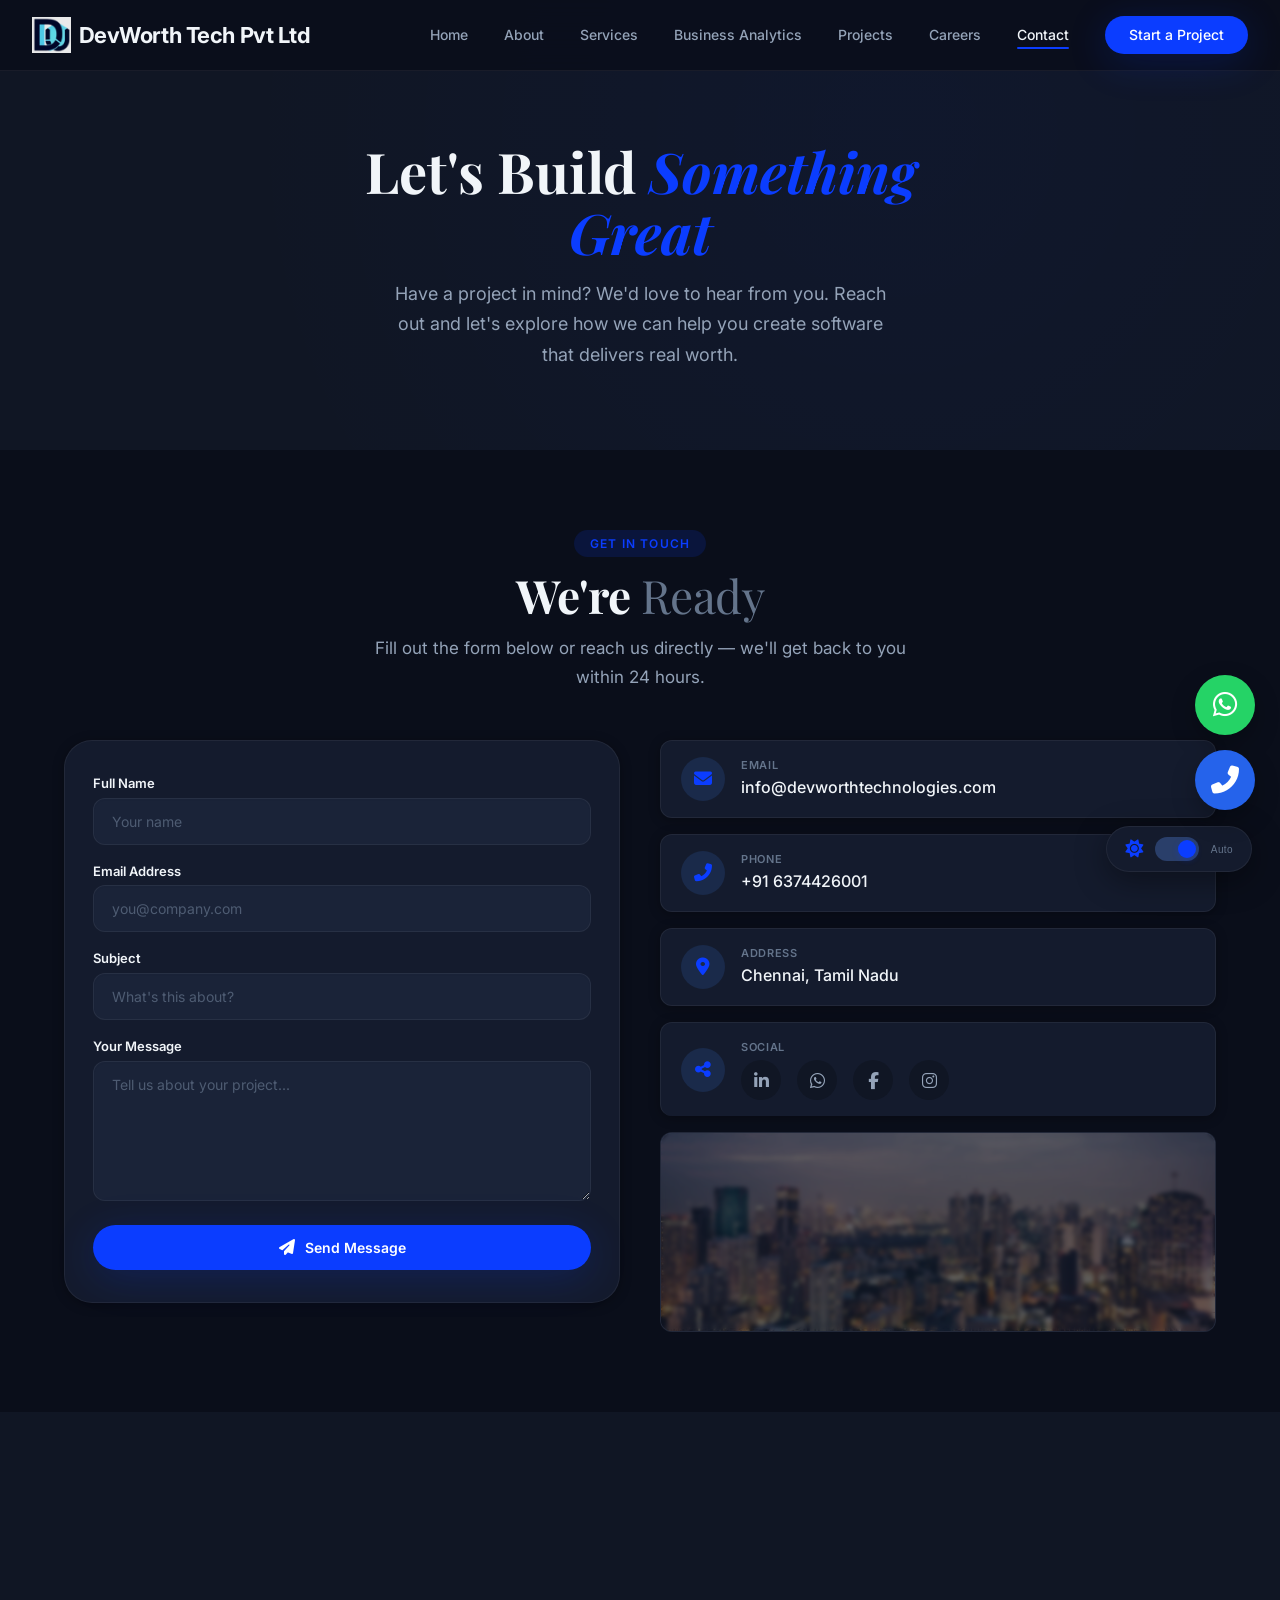
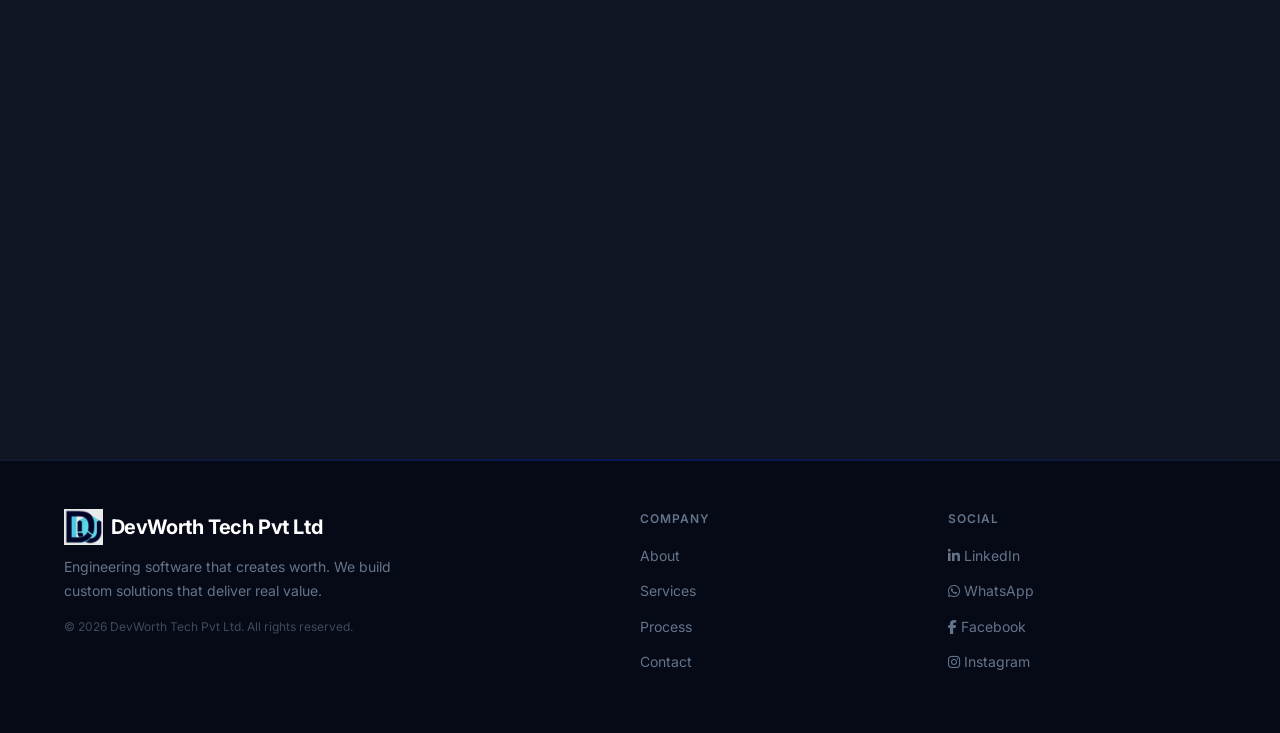
<file: contact.html>
<!DOCTYPE html>
<html lang="en" data-theme="light">

<head>
    <meta charset="UTF-8" />
    <meta name="viewport" content="width=device-width, initial-scale=1.0" />
    <title>Contact — DevWorth Tech Pvt Ltd | Let's Build Something Great</title>
    <meta name="description"
        content="Get in touch with DevWorth Tech Pvt Ltd. We'd love to hear about your project and explore how we can help." />
    <link rel="canonical" href="https://devworthtechnologies.com/contact.html" />
    <link rel="icon" type="image/png" href="assets/Devworth_tech-lg.png">
    <!-- Font Awesome 6 -->
    <link rel="stylesheet" href="https://cdnjs.cloudflare.com/ajax/libs/font-awesome/6.0.0-beta3/css/all.min.css" />
    <link rel="stylesheet" href="assets/css/style.css">
    <!-- Google Fonts: Inter + Playfair Display -->
    <link rel="preconnect" href="https://fonts.googleapis.com" />
    <link rel="preconnect" href="https://fonts.gstatic.com" crossorigin />
    <link
        href="https://fonts.googleapis.com/css2?family=Inter:opsz,wght@14..32,300;14..32,400;14..32,500;14..32,600;14..32,700;14..32,800&family=Playfair+Display:ital,wght@0,400;0,600;0,700;1,600&display=swap"
        rel="stylesheet" />

    <style>
        /* ============================================================
           CSS VARIABLES — Light & Dark Themes (same as main)
           ============================================================ */
        :root {
            --blue-50: #f0f5ff;
            --blue-100: #e0ebff;
            --blue-200: #b8d4ff;
            --blue-300: #8bb8ff;
            --blue-400: #5c9bff;
            --blue-500: #0B3DFF;
            --blue-600: #0029cc;
            --blue-700: #001f99;

            --bg-page: #f8faff;
            --bg-card: #ffffff;
            --bg-soft: #f0f6fe;
            --bg-input: #ffffff;
            --text-primary: #0a1628;
            --text-secondary: #3d4f6f;
            --text-light: #6b7f9f;
            --border-color: rgba(11, 61, 255, 0.06);
            --shadow-sm: 0 2px 12px rgba(11, 61, 255, 0.06);
            --shadow-md: 0 8px 32px rgba(11, 61, 255, 0.08);
            --shadow-lg: 0 20px 56px rgba(11, 61, 255, 0.10);
            --shadow-glow: 0 8px 40px rgba(11, 61, 255, 0.15);
            --footer-bg: #0a1628;
            --footer-text: #94a3b8;
            --footer-border: rgba(255, 255, 255, 0.06);
            --toggle-bg: #e2e8f0;
            --bubble-opacity: 0.05;
            --hero-overlay: rgba(255, 255, 255, 0.70);
            --radius-sm: 12px;
            --radius-md: 20px;
            --radius-lg: 28px;
            --transition: 0.5s cubic-bezier(0.22, 1, 0.36, 1);
            --transition-fast: 0.3s ease;
        }

        [data-theme="dark"] {
            --bg-page: #0a0e1a;
            --bg-card: #141b2d;
            --bg-soft: #101624;
            --bg-input: #1a2338;
            --text-primary: #f1f5f9;
            --text-secondary: #94a3b8;
            --text-light: #64748b;
            --border-color: rgba(255, 255, 255, 0.06);
            --shadow-sm: 0 2px 12px rgba(0, 0, 0, 0.3);
            --shadow-md: 0 8px 32px rgba(0, 0, 0, 0.4);
            --shadow-lg: 0 20px 56px rgba(0, 0, 0, 0.5);
            --shadow-glow: 0 8px 40px rgba(11, 61, 255, 0.2);
            --footer-bg: #060a16;
            --footer-text: #64748b;
            --footer-border: rgba(255, 255, 255, 0.04);
            --toggle-bg: #1a2338;
            --blue-100: #1a2a4a;
            --blue-200: #2a3f6a;
            --blue-50: #0e1a2e;
            --bubble-opacity: 0.07;
            --hero-overlay: rgba(10, 14, 26, 0.75);
        }

        /* ============================================================
           RESET & BASE
           ============================================================ */
        *,
        *::before,
        *::after {
            margin: 0;
            padding: 0;
            box-sizing: border-box;
        }

        html {
            scroll-behavior: smooth;
            -webkit-font-smoothing: antialiased;
        }

        body {
            font-family: 'Inter', sans-serif;
            background: var(--bg-page);
            color: var(--text-primary);
            overflow-x: hidden;
            line-height: 1.6;
            transition: background 0.6s ease, color 0.6s ease;
        }

        a {
            text-decoration: none;
            color: inherit;
        }

        img {
            display: block;
            max-width: 100%;
        }

        .logo img {
            max-height: 36px;
            width: auto;
            max-width: 140px;
            object-fit: contain;
            transition: transform 0.3s ease;
        }

        .logo:hover img {
            transform: scale(1.05);
        }

        .logo i {
            color: var(--blue-500);
            font-size: 20px;
            transition: transform 0.4s ease;
        }

        .logo:hover i {
            transform: rotate(-10deg) scale(1.1);
        }

        ul {
            list-style: none;
        }

        /* ============================================================
           PROGRESS BAR
           ============================================================ */
        #progressBar {
            position: fixed;
            top: 0;
            left: 0;
            height: 3px;
            background: linear-gradient(90deg, var(--blue-300), var(--blue-500), var(--blue-300));
            z-index: 1000;
            width: 0%;
            transition: width 0.08s linear;
            border-radius: 0 4px 4px 0;
        }

        /* ============================================================
           BACKGROUND BUBBLES — hidden on small screens
           ============================================================ */
        .bubble-container {
            position: fixed;
            inset: 0;
            pointer-events: none;
            z-index: 0;
            overflow: hidden;
        }

        .bubble {
            position: absolute;
            bottom: -120px;
            border-radius: 50%;
            opacity: 0;
            animation: rise linear infinite;
            background: radial-gradient(circle at 30% 30%, var(--blue-300), var(--blue-500));
            filter: blur(2px);
            will-change: transform, opacity;
        }

        @keyframes rise {
            0% {
                transform: translateY(0) scale(0.6) rotate(0deg);
                opacity: 0;
            }

            8% {
                opacity: var(--bubble-opacity);
                transform: translateY(0) scale(0.8) rotate(5deg);
            }

            85% {
                opacity: calc(var(--bubble-opacity) * 1.8);
            }

            100% {
                transform: translateY(-115vh) scale(0.2) rotate(720deg);
                opacity: 0;
            }
        }

        @media (max-width: 1024px) {
            .bubble-container {
                display: none !important;
            }
        }

        /* ============================================================
           THEME TOGGLE
           ============================================================ */
        .theme-toggle {
            position: fixed;
            bottom: 28px;
            right: 28px;
            z-index: 600;
            background: var(--bg-card);
            border: 1px solid var(--border-color);
            border-radius: 50px;
            padding: 10px 18px;
            display: flex;
            align-items: center;
            gap: 12px;
            cursor: pointer;
            box-shadow: var(--shadow-md);
            transition: all var(--transition-fast);
            color: var(--text-primary);
            font-size: 13px;
            font-weight: 500;
            backdrop-filter: blur(8px);
            -webkit-backdrop-filter: blur(8px);
        }

        .theme-toggle:hover {
            transform: scale(1.05);
            box-shadow: var(--shadow-lg);
        }

        .theme-toggle i {
            font-size: 18px;
            color: var(--blue-500);
            transition: transform 0.4s ease;
        }

        .theme-toggle .toggle-track {
            width: 44px;
            height: 24px;
            background: var(--toggle-bg);
            border-radius: 50px;
            position: relative;
            transition: background 0.3s ease;
            flex-shrink: 0;
        }

        .theme-toggle .toggle-track .thumb {
            width: 18px;
            height: 18px;
            border-radius: 50%;
            background: var(--blue-500);
            position: absolute;
            top: 3px;
            left: 3px;
            transition: transform 0.3s ease;
            box-shadow: 0 2px 6px rgba(11, 61, 255, 0.3);
        }

        [data-theme="dark"] .theme-toggle .toggle-track .thumb {
            transform: translateX(20px);
        }

        [data-theme="dark"] .theme-toggle .toggle-track {
            background: #2a3f6a;
        }

        .theme-toggle .time-indicator {
            font-size: 10px;
            color: var(--text-light);
            font-weight: 400;
            letter-spacing: 0.04em;
        }

        @media (max-width: 640px) {
            .theme-toggle {
                bottom: 16px;
                right: 16px;
                padding: 8px 14px;
                font-size: 12px;
                gap: 8px;
            }

            .theme-toggle .toggle-track {
                width: 34px;
                height: 20px;
            }

            .theme-toggle .toggle-track .thumb {
                width: 14px;
                height: 14px;
                top: 3px;
                left: 3px;
            }

            [data-theme="dark"] .theme-toggle .toggle-track .thumb {
                transform: translateX(14px);
            }

            .theme-toggle .time-indicator {
                display: none;
            }
        }

        /* ============================================================
           NAVBAR
           ============================================================ */
        .navbar {
            position: fixed;
            top: 0;
            left: 0;
            width: 100%;
            z-index: 500;
            padding: 16px 32px;
            background: rgba(255, 255, 255, 0.72);
            backdrop-filter: blur(18px);
            -webkit-backdrop-filter: blur(18px);
            border-bottom: 1px solid var(--border-color);
            transition: box-shadow var(--transition-fast), background 0.6s ease, border-color 0.6s ease;
        }

        [data-theme="dark"] .navbar {
            background: rgba(10, 14, 26, 0.85);
        }

        .navbar.scrolled {
            box-shadow: 0 4px 28px rgba(11, 61, 255, 0.06);
            background: rgba(255, 255, 255, 0.92);
        }

        [data-theme="dark"] .navbar.scrolled {
            background: rgba(10, 14, 26, 0.95);
            box-shadow: 0 4px 28px rgba(0, 0, 0, 0.3);
        }

        .navbar .inner {
            max-width: 1280px;
            margin: 0 auto;
            display: flex;
            align-items: center;
            justify-content: space-between;
        }

        .logo {
            font-size: 22px;
            font-weight: 700;
            letter-spacing: -0.02em;
            color: var(--text-primary);
            display: flex;
            align-items: center;
            gap: 8px;
            transition: color 0.6s ease;
        }

        .logo i {
            color: var(--blue-500);
            font-size: 20px;
            transition: transform 0.4s ease;
        }

        .logo:hover i {
            transform: rotate(-10deg) scale(1.1);
        }

        .nav-links {
            display: flex;
            align-items: center;
            gap: 36px;
        }

        .nav-links a {
            font-size: 14px;
            font-weight: 500;
            color: var(--text-secondary);
            position: relative;
            transition: color var(--transition-fast);
        }

        .nav-links a::after {
            content: '';
            position: absolute;
            left: 0;
            bottom: -3px;
            width: 0;
            height: 2px;
            background: var(--blue-500);
            border-radius: 4px;
            transition: width var(--transition-fast);
        }

        .nav-links a:hover,
        .nav-links a.active {
            color: var(--text-primary);
        }

        .nav-links a:hover::after,
        .nav-links a.active::after {
            width: 100%;
        }

        .nav-cta {
            background: var(--blue-500);
            color: #fff !important;
            padding: 8px 24px;
            border-radius: 50px;
            font-weight: 500;
            font-size: 13px;
            transition: all var(--transition-fast);
            box-shadow: var(--shadow-glow);
        }

        .nav-cta::after {
            display: none !important;
        }

        .nav-cta:hover {
            transform: translateY(-2px) scale(1.02);
            box-shadow: 0 8px 32px rgba(11, 61, 255, 0.28);
            color: #fff !important;
        }

        .nav-toggle {
            display: none;
            flex-direction: column;
            gap: 5px;
            background: none;
            border: none;
            cursor: pointer;
            padding: 4px;
        }

        .nav-toggle span {
            display: block;
            width: 24px;
            height: 2px;
            background: var(--text-primary);
            border-radius: 2px;
            transition: var(--transition-fast);
        }

        .mobile-menu {
            display: none;
            position: fixed;
            inset: 0;
            top: 72px;
            background: rgba(255, 255, 255, 0.98);
            backdrop-filter: blur(20px);
            padding: 32px 24px;
            flex-direction: column;
            gap: 20px;
            font-size: 17px;
            font-weight: 500;
            transform: translateX(100%);
            transition: transform 0.5s cubic-bezier(0.22, 1, 0.36, 1);
            z-index: 400;
        }

        [data-theme="dark"] .mobile-menu {
            background: rgba(10, 14, 26, 0.98);
        }

        .mobile-menu.open {
            transform: translateX(0);
        }

        .mobile-menu a {
            padding: 12px 0;
            border-bottom: 1px solid var(--border-color);
            color: var(--text-primary);
        }

        .mobile-menu .nav-cta {
            display: inline-block;
            text-align: center;
            margin-top: 8px;
            border-bottom: none;
        }

        @media (max-width: 768px) {
            .navbar {
                padding: 12px 20px;
            }

            .nav-links {
                display: none;
            }

            .nav-toggle {
                display: flex;
            }

            .mobile-menu {
                display: flex;
            }
        }

        /* ============================================================
           SECTION — Shared
           ============================================================ */
        section {
            padding: 80px 0;
            position: relative;
            z-index: 1;
            transition: background 0.6s ease;
        }

        .container {
            max-width: 1200px;
            margin: 0 auto;
            padding: 0 24px;
        }

        .section-label {
            display: inline-block;
            font-size: 12px;
            font-weight: 600;
            text-transform: uppercase;
            letter-spacing: 0.1em;
            color: var(--blue-500);
            background: rgba(11, 61, 255, 0.06);
            padding: 4px 16px;
            border-radius: 50px;
            margin-bottom: 12px;
            transition: background 0.6s ease, color 0.6s ease;
        }

        [data-theme="dark"] .section-label {
            background: rgba(11, 61, 255, 0.15);
        }

        .section-title {
            font-family: 'Playfair Display', serif;
            font-size: clamp(28px, 4vw, 46px);
            font-weight: 700;
            color: var(--text-primary);
            letter-spacing: -0.01em;
            line-height: 1.15;
            transition: color 0.6s ease;
        }

        .section-title .light {
            color: var(--text-light);
            font-weight: 400;
            transition: color 0.6s ease;
        }

        .section-sub {
            font-size: 17px;
            color: var(--text-secondary);
            max-width: 540px;
            line-height: 1.7;
            margin-top: 12px;
            transition: color 0.6s ease;
        }

        .text-center {
            text-align: center;
        }

        .mx-auto {
            margin-left: auto;
            margin-right: auto;
        }

        /* ============================================================
           BUTTONS
           ============================================================ */
        .btn {
            display: inline-flex;
            align-items: center;
            gap: 10px;
            padding: 14px 34px;
            border-radius: 50px;
            font-weight: 600;
            font-size: 14px;
            transition: all var(--transition-fast);
            cursor: pointer;
            border: none;
            position: relative;
            overflow: hidden;
            will-change: transform;
            width: auto;
        }

        .btn-primary {
            background: var(--blue-500);
            color: #fff;
            box-shadow: var(--shadow-glow);
            align-items: center;
            text-align: center;
        }

        .btn-primary::before {
            content: '';
            position: absolute;
            inset: 0;
            background: linear-gradient(135deg, var(--blue-400), var(--blue-600));
            opacity: 0;
            transition: opacity 0.4s ease;
        }

        .btn-primary:hover::before {
            opacity: 1;
        }

        .btn-primary:hover {
            transform: translateY(-3px) scale(1.03);
            box-shadow: 0 12px 40px rgba(11, 61, 255, 0.25);
        }

        .btn-primary span {
            position: relative;
            z-index: 2;
        }

        /* ============================================================
           SCROLL REVEAL — toggle on every scroll
           ============================================================ */
        .reveal {
            opacity: 0;
            transform: translateY(50px);
            transition: opacity 0.9s cubic-bezier(0.22, 1, 0.36, 1),
                transform 0.9s cubic-bezier(0.22, 1, 0.36, 1);
        }

        .reveal.visible {
            opacity: 1;
            transform: translateY(0);
        }

        .reveal-left {
            opacity: 0;
            transform: translateX(-50px);
            transition: opacity 0.9s ease, transform 0.9s ease;
        }

        .reveal-left.visible {
            opacity: 1;
            transform: translateX(0);
        }

        .reveal-right {
            opacity: 0;
            transform: translateX(50px);
            transition: opacity 0.9s ease, transform 0.9s ease;
        }

        .reveal-right.visible {
            opacity: 1;
            transform: translateX(0);
        }

        .stagger-children>* {
            opacity: 0;
            transform: translateY(35px);
            transition: opacity 0.7s ease, transform 0.7s ease;
        }

        .stagger-children.visible>*:nth-child(1) {
            transition-delay: 0.05s;
        }

        .stagger-children.visible>*:nth-child(2) {
            transition-delay: 0.12s;
        }

        .stagger-children.visible>*:nth-child(3) {
            transition-delay: 0.19s;
        }

        .stagger-children.visible>*:nth-child(4) {
            transition-delay: 0.26s;
        }

        .stagger-children.visible>*:nth-child(5) {
            transition-delay: 0.33s;
        }

        .stagger-children.visible>*:nth-child(6) {
            transition-delay: 0.40s;
        }

        .stagger-children.visible>* {
            opacity: 1;
            transform: translateY(0);
        }

        .stagger-children:not(.visible)>* {
            opacity: 0;
            transform: translateY(35px);
            transition-delay: 0s !important;
        }

        /* ============================================================
           SECTION POPUP & DOWN — toggle on every scroll
           ============================================================ */
        .section-popup {
            opacity: 0;
            transform: scale(0.92) translateY(30px);
            transition: opacity 0.9s cubic-bezier(0.22, 1, 0.36, 1),
                transform 0.9s cubic-bezier(0.22, 1, 0.36, 1);
        }

        .section-popup.visible {
            opacity: 1;
            transform: scale(1) translateY(0);
        }

        .section-popdown {
            opacity: 0;
            transform: scale(1.08) translateY(-30px);
            transition: opacity 0.9s cubic-bezier(0.22, 1, 0.36, 1),
                transform 0.9s cubic-bezier(0.22, 1, 0.36, 1);
        }

        .section-popdown.visible {
            opacity: 1;
            transform: scale(1) translateY(0);
        }

        /* ============================================================
           FLOATING 3D ELEMENTS
           ============================================================ */
        .float-3d {
            animation: float3d 6s ease-in-out infinite;
            will-change: transform;
        }

        @keyframes float3d {

            0%,
            100% {
                transform: translateY(0) rotateX(0) rotateY(0);
            }

            33% {
                transform: translateY(-8px) rotateX(2deg) rotateY(3deg);
            }

            66% {
                transform: translateY(4px) rotateX(-1deg) rotateY(-2deg);
            }
        }

        .float-3d-delay-1 {
            animation-delay: 0.5s;
        }

        .float-3d-delay-2 {
            animation-delay: 1.2s;
        }

        .float-3d-delay-3 {
            animation-delay: 2.0s;
        }

        /* ============================================================
           CONTACT PAGE — Hero
           ============================================================ */
        .contact-hero {
            min-height: 50vh;
            display: flex;
            align-items: center;
            justify-content: center;
            text-align: center;
            padding: 120px 24px 60px;
            position: relative;
            background: var(--bg-soft);
            transition: background 0.6s ease;
            overflow: hidden;
        }

        .contact-hero::after {
            content: '';
            position: absolute;
            inset: 0;
            background: radial-gradient(circle at 70% 30%, rgba(11, 61, 255, 0.04), transparent 70%);
            pointer-events: none;
        }

        .contact-hero .hero-content {
            position: relative;
            z-index: 2;
            max-width: 700px;
        }

        .contact-hero h1 {
            font-family: 'Playfair Display', serif;
            font-size: clamp(40px, 5vw, 56px);
            font-weight: 700;
            color: var(--text-primary);
            line-height: 1.1;
            margin-bottom: 16px;
            transition: color 0.6s ease;
            animation: fadeInUp 0.8s ease forwards;
        }

        .contact-hero h1 .highlight {
            color: var(--blue-500);
            font-style: italic;
        }

        @keyframes fadeInUp {
            from {
                opacity: 0;
                transform: translateY(30px);
            }

            to {
                opacity: 1;
                transform: translateY(0);
            }
        }

        .contact-hero p {
            font-size: 18px;
            color: var(--text-secondary);
            max-width: 500px;
            margin: 0 auto;
            line-height: 1.7;
            transition: color 0.6s ease;
            animation: fadeInUp 0.8s ease 0.15s forwards;
            opacity: 0;
        }

        /* ============================================================
           CONTACT PAGE — Form & Info Grid
           ============================================================ */
        .contact-grid {
            display: grid;
            grid-template-columns: 1fr 1fr;
            gap: 40px;
            margin-top: 48px;
        }

        .contact-form-wrapper {
            background: var(--bg-card);
            padding: 32px 28px;
            border-radius: var(--radius-lg);
            border: 1px solid var(--border-color);
            box-shadow: var(--shadow-sm);
            transition: background 0.6s ease, border-color 0.6s ease;
        }

        .field {
            margin-bottom: 16px;
        }

        .field label {
            display: block;
            font-size: 13px;
            font-weight: 600;
            color: var(--text-primary);
            margin-bottom: 4px;
            transition: color 0.4s ease;
        }

        .field input,
        .field textarea {
            width: 100%;
            padding: 14px 18px;
            border: 1px solid var(--border-color);
            border-radius: var(--radius-sm);
            background: var(--bg-input);
            color: var(--text-primary);
            font-family: 'Inter', sans-serif;
            font-size: 14px;
            transition: all var(--transition-fast);
            box-shadow: inset 0 1px 3px rgba(0, 0, 0, 0.02);
        }

        .field input:focus,
        .field textarea:focus {
            outline: none;
            border-color: var(--blue-400);
            box-shadow: 0 0 0 4px rgba(11, 61, 255, 0.06), inset 0 1px 3px rgba(0, 0, 0, 0.02);
        }

        .field input::placeholder,
        .field textarea::placeholder {
            color: var(--text-light);
            opacity: 0.7;
        }

        .field textarea {
            resize: vertical;
            min-height: 140px;
        }

        .btn-primary {
            display: inline-flex;
            align-items: center;
            justify-content: center;
            gap: 10px;
            padding: 14px 34px;
            border-radius: 50px;
            font-weight: 600;
            font-size: 14px;
            background: var(--blue-500);
            color: #fff;
            border: none;
            cursor: pointer;
            transition: all var(--transition-fast);
            box-shadow: var(--shadow-glow);
            position: relative;
            overflow: hidden;
            width: 100%;
            font-family: 'Inter', sans-serif;
        }

        .btn-primary::before {
            content: '';
            position: absolute;
            inset: 0;
            background: linear-gradient(135deg, var(--blue-400), var(--blue-600));
            opacity: 0;
            transition: opacity 0.4s ease;
        }

        .btn-primary:hover::before {
            opacity: 1;
        }

        .btn-primary:hover {
            transform: translateY(-2px) scale(1.01);
            box-shadow: 0 12px 40px rgba(11, 61, 255, 0.25);
        }

        .btn-primary span {
            position: relative;
            z-index: 2;
            display: flex;
            align-items: center;
            gap: 10px;
        }

        .btn-primary i {
            font-size: 16px;
            transition: transform 0.3s ease;
        }

        .btn-primary:hover i {
            transform: translateX(3px) rotate(-5deg);
        }

        .contact-info {
            display: flex;
            flex-direction: column;
            gap: 16px;
        }

        .contact-info .item {
            display: flex;
            align-items: center;
            gap: 16px;
            padding: 16px 20px;
            background: var(--bg-card);
            border-radius: var(--radius-sm);
            border: 1px solid var(--border-color);
            transition: all var(--transition-fast);
            box-shadow: var(--shadow-sm);
        }

        .contact-info .item:hover {
            border-color: rgba(11, 61, 255, 0.10);
            transform: translateX(4px);
            box-shadow: var(--shadow-md);
        }

        [data-theme="dark"] .contact-info .item:hover {
            border-color: rgba(255, 255, 255, 0.06);
        }

        .contact-info .item .icon {
            width: 44px;
            height: 44px;
            border-radius: 50%;
            background: var(--blue-100);
            color: var(--blue-500);
            display: flex;
            align-items: center;
            justify-content: center;
            flex-shrink: 0;
            font-size: 18px;
            transition: background 0.4s ease, color 0.4s ease;
        }

        .contact-info .item .label {
            font-size: 11px;
            font-weight: 600;
            text-transform: uppercase;
            letter-spacing: 0.06em;
            color: var(--text-light);
            transition: color 0.4s ease;
        }

        .contact-info .item .value {
            font-weight: 500;
            color: var(--text-primary);
            transition: color 0.4s ease;
        }

        .contact-info .item .value a {
            color: var(--text-primary);
            transition: color 0.3s ease;
        }

        .contact-info .item .value a:hover {
            color: var(--blue-500);
        }

        .contact-info .item div[style*="display:flex"] a {
            display: inline-flex;
            align-items: center;
            justify-content: center;
            width: 40px;
            height: 40px;
            border-radius: 50%;
            color: var(--text-secondary);
            background: var(--bg-soft);
            transition: all 0.3s ease;
            font-size: 17px;
            border: 1px solid transparent;
        }

        .contact-info .item div[style*="display:flex"] a:hover {
            color: #fff;
            background: var(--blue-500);
            transform: translateY(-2px) scale(1.05);
            box-shadow: var(--shadow-glow);
            border-color: var(--blue-500);
        }

        .map-box {
            border-radius: var(--radius-sm);
            overflow: hidden;
            height: 200px;
            position: relative;
            background: var(--bg-card);
            border: 1px solid var(--border-color);
            margin-top: 16px;
            transition: border-color 0.5s ease;
        }

        .map-box img {
            width: 100%;
            height: 100%;
            object-fit: cover;
            opacity: 0.5;
            transition: opacity 0.5s ease;
        }

        .map-box .overlay {
            position: absolute;
            inset: 0;
            display: flex;
            align-items: center;
            justify-content: center;
            background: rgba(255, 255, 255, 0.2);
            backdrop-filter: blur(2px);
            font-weight: 500;
            color: var(--text-primary);
            gap: 8px;
            transition: background 0.5s ease, color 0.5s ease;
        }

        [data-theme="dark"] .map-box .overlay {
            background: rgba(10, 14, 26, 0.3);
        }

        .map-box .overlay i {
            color: var(--blue-500);
            font-size: 18px;
        }

        /* ============================================================
           CONTACT PAGE — FAQ (optional)
           ============================================================ */
        .faq-list {
            max-width: 720px;
            margin: 40px auto 0;
        }

        .faq-item {
            background: var(--bg-card);
            border: 1px solid var(--border-color);
            border-radius: var(--radius-md);
            margin-bottom: 12px;
            overflow: hidden;
            transition: all var(--transition-fast);
            will-change: transform;
        }

        .faq-item:hover {
            border-color: rgba(11, 61, 255, 0.12);
            box-shadow: var(--shadow-sm);
        }

        .faq-toggle {
            width: 100%;
            padding: 20px 24px;
            background: none;
            border: none;
            display: flex;
            justify-content: space-between;
            align-items: center;
            font-size: 15px;
            font-weight: 600;
            color: var(--text-primary);
            cursor: pointer;
            text-align: left;
            gap: 16px;
            transition: background var(--transition-fast);
        }

        .faq-toggle:hover {
            background: rgba(11, 61, 255, 0.02);
        }

        .faq-toggle i {
            color: var(--blue-400);
            transition: transform var(--transition);
            flex-shrink: 0;
            font-size: 14px;
        }

        .faq-toggle i.open {
            transform: rotate(180deg);
        }

        .faq-content {
            max-height: 0;
            overflow: hidden;
            transition: max-height 0.5s cubic-bezier(0.22, 1, 0.36, 1);
            padding: 0 24px;
            color: var(--text-secondary);
            font-size: 14px;
            line-height: 1.8;
        }

        .faq-content.open {
            max-height: 200px;
            padding-bottom: 24px;
        }

        /* ============================================================
           FOOTER
           ============================================================ */
        .footer {
            background: var(--footer-bg);
            border-top: 1px solid var(--footer-border);
            transition: background 0.6s ease, border-color 0.6s ease;
            position: relative;
            z-index: 1;
        }

        .footer-divider {
            height: 2px;
            background: linear-gradient(90deg, var(--blue-200), var(--blue-500), var(--blue-200));
            opacity: 0.3;
        }

        .footer .inner {
            max-width: 1200px;
            margin: 0 auto;
            padding: 48px 24px;
            display: grid;
            grid-template-columns: 2fr 1fr 1fr;
            gap: 40px;
        }

        .footer .logo {
            color: #fff;
            font-size: 20px;
        }

        .footer .logo i {
            color: var(--blue-400);
        }

        .footer p {
            font-size: 14px;
            color: var(--footer-text);
            line-height: 1.7;
            max-width: 340px;
            margin-top: 10px;
        }

        .footer .copy {
            font-size: 12px;
            color: var(--footer-text);
            opacity: 0.6;
            margin-top: 14px;
        }

        .footer h4 {
            font-size: 12px;
            font-weight: 600;
            text-transform: uppercase;
            letter-spacing: 0.08em;
            color: var(--footer-text);
            margin-bottom: 14px;
        }

        .footer ul li {
            margin-bottom: 10px;
        }

        .footer ul a {
            font-size: 14px;
            color: var(--footer-text);
            transition: color var(--transition-fast);
        }

        .footer ul a:hover {
            color: #fff;
        }

        .footer .social a {
            display: inline-block;
            margin-right: 16px;
            font-size: 18px;
            color: var(--footer-text);
            transition: all var(--transition-fast);
            will-change: transform;
        }

        .footer .social a:hover {
            color: #fff;
            transform: translateY(-3px);
        }

        @media (max-width: 768px) {
            .footer .inner {
                grid-template-columns: 1fr;
                gap: 28px;
                padding: 32px 20px;
            }

            .footer p {
                max-width: 100%;
            }
        }

        /* ============================================================
           RESPONSIVE TWEAKS
           ============================================================ */
        @media (max-width: 768px) {
            .contact-hero {
                min-height: 40vh;
                padding: 100px 20px 40px;
            }

            .contact-hero h1 {
                font-size: 32px;
            }

            .contact-grid {
                grid-template-columns: 1fr;
                gap: 28px;
            }

            .contact-form-wrapper {
                padding: 24px 20px;
            }
        }

        @media (max-width: 480px) {
            .container {
                padding: 0 16px;
            }

            section {
                padding: 48px 0;
            }

            .section-title {
                font-size: 28px;
            }

            .section-sub {
                font-size: 15px;
            }

            .btn {
                padding: 12px 22px;
                font-size: 13px;
            }

            .contact-form-wrapper {
                padding: 20px 16px;
            }

            .contact-info .item {
                padding: 12px 16px;
                gap: 12px;
            }
        }
    </style>
</head>

<body>

    <!-- ===== BACKGROUND BUBBLES ===== -->
    <div class="bubble-container" id="bubbleContainer"></div>

    <!-- ===== PROGRESS BAR ===== -->
    <div id="progressBar"></div>

    <!-- ===== THEME TOGGLE ===== -->
    <button class="theme-toggle" id="themeToggle" aria-label="Toggle theme">
        <i class="fas fa-moon" id="themeIcon"></i>
        <span class="toggle-track">
            <span class="thumb"></span>
        </span>
        <span class="time-indicator" id="timeIndicator">Auto</span>
    </button>

    <!-- ============================================================
    NAVBAR
    ============================================================ -->
    <header class="navbar" id="navbar">
        <div class="inner">
            <a href="#" class="logo">
                <img src="assets/Devworth_tech-lg.png" alt="DevWorth Tech">
                DevWorth Tech Pvt Ltd
            </a>
            <nav class="nav-links">
                <a href="index.html">Home</a>
                <a href="about.html">About</a>
                <a href="services.html">Services</a>
                <a href="business-analytics.html">Business Analytics</a>
                <a href="projects.html">Projects</a>
                <a href="careers.html">Careers</a>
                <a href="contact.html" class="active">Contact</a>
                <a href="contact.html" class="nav-cta">Start a Project</a>
            </nav>
            <button class="nav-toggle" id="navToggle" aria-label="Toggle menu">
                <span></span><span></span><span></span>
            </button>
        </div>
    </header>

    <!-- ===== MOBILE MENU ===== -->
    <div class="mobile-menu" id="mobileMenu">
        <a href="index.html">Home</a>
        <a href="about.html">About</a>
        <a href="services.html">Services</a>
        <a href="business-analytics.html">Business Analytics</a>
        <a href="projects.html">Projects</a>
        <a href="careers.html">Careers</a>
        <a href="contact.html">Contact</a>
        <a href="contact.html" class="nav-cta" style="display:inline-block;text-align:center;">Start a Project</a>
    </div>

    <!-- ============================================================
    CONTACT HERO
    ============================================================ -->
    <section class="contact-hero" id="contact-hero">
        <div class="hero-content">
            <h1>Let's Build <span class="highlight">Something Great</span></h1>
            <p>
                Have a project in mind? We'd love to hear from you. Reach out and let's explore how we can help you
                create software that delivers real worth.
            </p>
        </div>
    </section>

    <!-- ============================================================
    CONTACT FORM & INFO
    ============================================================ -->
    <section id="contact-main" style="background:var(--bg-page);">
        <div class="container">
            <div class="text-center reveal">
                <span class="section-label">Get in Touch</span>
                <h2 class="section-title">We're <span class="light">Ready</span></h2>
                <p class="section-sub mx-auto">Fill out the form below or reach us directly — we'll get back to you
                    within 24 hours.</p>
            </div>

            <div class="contact-grid">
                <div class="reveal-left">
                    <div class="contact-form-wrapper">
                        <form id="contactForm">
                            <div class="field">
                                <label for="name">Full Name</label>
                                <input type="text" id="name" placeholder="Your name" required />
                            </div>
                            <div class="field">
                                <label for="email">Email Address</label>
                                <input type="email" id="email" placeholder="you@company.com" required />
                            </div>
                            <div class="field">
                                <label for="subject">Subject</label>
                                <input type="text" id="subject" placeholder="What's this about?" />
                            </div>
                            <div class="field">
                                <label for="message">Your Message</label>
                                <textarea id="message" rows="5" placeholder="Tell us about your project..."
                                    required></textarea>
                            </div>
                            <button type="submit" class="btn-primary"><span><i class="fas fa-paper-plane"></i> Send
                                    Message</span></button>
                        </form>
                    </div>
                </div>

                <div class="reveal-right">
                    <div class="contact-info">
                        <div class="item">
                            <div class="icon"><i class="fas fa-envelope"></i></div>
                            <div>
                                <div class="label">Email</div>
                                <div class="value"><a
                                        href="mailto:info@devworthtechnologies.com">info@devworthtechnologies.com</a>
                                </div>
                            </div>
                        </div>
                        <div class="item">
                            <div class="icon"><i class="fas fa-phone-alt"></i></div>
                            <div>
                                <div class="label">Phone</div>
                                <div class="value"><a href="tel:+916374426001">+91 6374426001</a></div>
                            </div>
                        </div>
                        <div class="item">
                            <div class="icon"><i class="fas fa-map-marker-alt"></i></div>
                            <div>
                                <div class="label">Address</div>
                                <div class="value">Chennai, Tamil Nadu</div>
                            </div>
                        </div>
                        <div class="item" style="border-bottom:none;">
                            <div class="icon"><i class="fas fa-share-alt"></i></div>
                            <div>
                                <div class="label">Social</div>
                                <div style="display:flex;gap:16px;margin-top:4px;">
                                    <a href="https://www.linkedin.com/company/devworth-technologies/" target="_blank"
                                        rel="noopener noreferrer" aria-label="LinkedIn"><i
                                            class="fab fa-linkedin-in"></i></a>
                                    <a href="https://wa.me/+916374426001" target="_blank" rel="noopener noreferrer"
                                        aria-label="WhatsApp"><i class="fab fa-whatsapp"></i></a>
                                    <a href="https://www.facebook.com/people/Dev-Worth/61591323485880" target="_blank"
                                        rel="noopener noreferrer" aria-label="Facebook"><i
                                            class="fab fa-facebook-f"></i></a>
                                    <a href="https://www.instagram.com/devworth_technologies/" target="_blank"
                                        rel="noopener noreferrer" aria-label="Instagram"><i
                                            class="fab fa-instagram"></i></a>
                                </div>
                            </div>
                        </div>
                    </div>

                    <!-- Map placeholder -->
                    <div class="map-box">
                        <img src="assets/location.jpg" alt="Map" loading="lazy" />
                        <div class="overlay">
                            <i class="fas fa-map-pin"></i>Chennai, Tamil Nadu
                        </div>
                    </div>
                </div>
            </div>
        </div>
    </section>

    <!-- ============================================================
    FAQ SECTION (optional)
    ============================================================ -->
    <section id="faq" style="background:var(--bg-soft);">
        <div class="container">
            <div class="text-center reveal">
                <span class="section-label">FAQ</span>
                <h2 class="section-title">Quick <span class="light">Answers</span></h2>
                <p class="section-sub mx-auto">Find answers to the most common questions about working with us.</p>
            </div>

            <div class="faq-list section-popdown">
                <div class="faq-item">
                    <button class="faq-toggle">
                        <span>What types of projects do you take on?</span>
                        <i class="fas fa-chevron-down"></i>
                    </button>
                    <div class="faq-content">We handle everything from custom software and web applications to mobile
                        apps, AI solutions, SaaS products, and enterprise systems. If it's software that creates worth,
                        we're interested.</div>
                </div>
                <div class="faq-item">
                    <button class="faq-toggle">
                        <span>How much does a project cost?</span>
                        <i class="fas fa-chevron-down"></i>
                    </button>
                    <div class="faq-content">Every project is unique. We provide transparent estimates based on scope,
                        complexity, and timeline. Contact us for a free consultation and we'll provide a detailed quote.
                    </div>
                </div>
                <div class="faq-item">
                    <button class="faq-toggle">
                        <span>How long does development take?</span>
                        <i class="fas fa-chevron-down"></i>
                    </button>
                    <div class="faq-content">Timelines vary depending on the project. We'll work with you to set
                        realistic milestones and keep you updated throughout the process.</div>
                </div>
                <div class="faq-item">
                    <button class="faq-toggle">
                        <span>Do you offer ongoing support after launch?</span>
                        <i class="fas fa-chevron-down"></i>
                    </button>
                    <div class="faq-content">Absolutely. We believe in long-term partnerships and offer maintenance,
                        updates, security patches, and continuous improvement.</div>
                </div>
            </div>
        </div>
    </section>

    <!-- Floating Contact Buttons -->
    <div class="floating-contact">
        <!-- WhatsApp -->
        <a href="https://wa.me/6374426001" target="_blank" class="whatsapp-btn" aria-label="WhatsApp">
            <i class="fab fa-whatsapp"></i>
        </a>

        <!-- Call -->
        <a href="tel:+916374426001" class="call-btn" aria-label="Call">
            <i class="fas fa-phone-alt"></i>
        </a>
    </div>

    <!-- Font Awesome -->
    <link rel="stylesheet" href="https://cdnjs.cloudflare.com/ajax/libs/font-awesome/6.6.0/css/all.min.css">

    <!-- ============================================================
    FOOTER
    ============================================================ -->
    <footer class="footer">
        <div class="footer-divider"></div>
        <div class="inner">
            <div>
                <a href="#" class="logo">
                    <img src="assets/Devworth_tech-lg.png" alt="DevWorth Tech">
                    DevWorth Tech Pvt Ltd
                </a>
                <p>Engineering software that creates worth. We build custom solutions that deliver real value.</p>
                <div class="copy">© 2026 DevWorth Tech Pvt Ltd. All rights reserved.</div>
            </div>
            <div>
                <h4>Company</h4>
                <ul>
                    <li><a href="#about">About</a></li>
                    <li><a href="#services">Services</a></li>
                    <li><a href="#process">Process</a></li>
                    <li><a href="#contact">Contact</a></li>
                </ul>
            </div>
            <div>
                <h4>Social</h4>
                <ul>
                    <li><a href="https://www.linkedin.com/company/devworth-technologies" target="_blank"
                            rel="noopener noreferrer"><i class="fab fa-linkedin-in"></i> LinkedIn</a></li>
                    <li><a href="https://wa.me/+916374426001" target="_blank" rel="noopener noreferrer"><i
                                class="fab fa-whatsapp"></i> WhatsApp</a></li>
                    <li><a href="https://www.facebook.com/people/Dev-Worth/61591323485880" target="_blank" rel="noopener noreferrer"><i
                                class="fab fa-facebook-f"></i> Facebook</a></li>
                    <li><a href="https://www.instagram.com/devworth_technologies/" target="_blank"
                            rel="noopener noreferrer"><i class="fab fa-instagram"></i> Instagram</a></li>
                </ul>
            </div>
        </div>
    </footer>

    <!-- ============================================================
    JAVASCRIPT
    ============================================================ -->
    <script>
        (function () {
            'use strict';

            // ===== BUBBLES =====
            (function createBubbles() {
                const container = document.getElementById('bubbleContainer');
                if (window.innerWidth <= 1024) {
                    container.style.display = 'none';
                    return;
                }
                const colors = ['var(--blue-300)', 'var(--blue-400)', 'var(--blue-500)'];
                const count = 14;
                for (let i = 0; i < count; i++) {
                    const bubble = document.createElement('div');
                    bubble.className = 'bubble';
                    const size = 20 + Math.random() * 70;
                    bubble.style.width = size + 'px';
                    bubble.style.height = size + 'px';
                    bubble.style.left = Math.random() * 100 + '%';
                    bubble.style.animationDuration = (18 + Math.random() * 28) + 's';
                    bubble.style.animationDelay = (Math.random() * 20) + 's';
                    bubble.style.background =
                        `radial-gradient(circle at 30% 30%, ${colors[i % colors.length]}, var(--blue-500))`;
                    container.appendChild(bubble);
                }
            })();

            // ===== THEME TOGGLE =====
            const toggle = document.getElementById('themeToggle');
            const icon = document.getElementById('themeIcon');
            const indicator = document.getElementById('timeIndicator');
            const html = document.documentElement;

            function getAutoTheme() {
                const hour = new Date().getHours();
                return (hour >= 18 || hour < 6) ? 'dark' : 'light';
            }

            let currentTheme = localStorage.getItem('theme');
            let isManual = localStorage.getItem('themeManual') === 'true';

            if (!currentTheme || !isManual) {
                currentTheme = getAutoTheme();
                isManual = false;
                localStorage.setItem('themeManual', 'false');
            }

            html.setAttribute('data-theme', currentTheme);
            icon.className = currentTheme === 'dark' ? 'fas fa-sun' : 'fas fa-moon';
            indicator.textContent = isManual ? 'Manual' : 'Auto';

            toggle.addEventListener('click', function () {
                const current = html.getAttribute('data-theme');
                const next = current === 'light' ? 'dark' : 'light';
                html.setAttribute('data-theme', next);
                localStorage.setItem('theme', next);
                localStorage.setItem('themeManual', 'true');
                isManual = true;
                icon.className = next === 'dark' ? 'fas fa-sun' : 'fas fa-moon';
                indicator.textContent = 'Manual';
            });

            setInterval(function () {
                if (!isManual) {
                    const auto = getAutoTheme();
                    const current = html.getAttribute('data-theme');
                    if (auto !== current) {
                        html.setAttribute('data-theme', auto);
                        localStorage.setItem('theme', auto);
                        icon.className = auto === 'dark' ? 'fas fa-sun' : 'fas fa-moon';
                    }
                }
            }, 60000);

            // ===== PROGRESS BAR =====
            window.addEventListener('scroll', function () {
                const scrollTop = window.pageYOffset;
                const docHeight = document.documentElement.scrollHeight - window.innerHeight;
                document.getElementById('progressBar').style.width = (scrollTop / docHeight) * 100 + '%';
            });

            // ===== NAVBAR SCROLL =====
            const navbar = document.getElementById('navbar');
            window.addEventListener('scroll', function () {
                navbar.classList.toggle('scrolled', window.pageYOffset > 50);
            });

            // ===== MOBILE MENU =====
            const toggleBtn = document.getElementById('navToggle');
            const menu = document.getElementById('mobileMenu');
            toggleBtn.addEventListener('click', function () {
                menu.classList.toggle('open');
                toggleBtn.setAttribute('aria-expanded', menu.classList.contains('open'));
            });
            menu.querySelectorAll('a').forEach(function (link) {
                link.addEventListener('click', function () {
                    menu.classList.remove('open');
                    toggleBtn.setAttribute('aria-expanded', 'false');
                });
            });

            // ===== SCROLL REVEAL =====
            const revealEls = document.querySelectorAll(
                '.reveal, .reveal-left, .reveal-right, .stagger-children, .section-popup, .section-popdown'
            );

            const revealObserver = new IntersectionObserver(function (entries) {
                entries.forEach(function (entry) {
                    if (entry.isIntersecting) {
                        entry.target.classList.add('visible');
                    } else {
                        entry.target.classList.remove('visible');
                    }
                });
            }, {
                threshold: 0.12,
                rootMargin: '0px 0px -30px 0px'
            });

            revealEls.forEach(function (el) {
                revealObserver.observe(el);
            });

            // ===== FAQ ACCORDION =====
            document.querySelectorAll('.faq-toggle').forEach(function (btn) {
                btn.addEventListener('click', function () {
                    const content = this.nextElementSibling;
                    const icon = this.querySelector('i');
                    const isOpen = content.classList.contains('open');
                    document.querySelectorAll('.faq-content').forEach(function (c) { c.classList.remove('open'); });
                    document.querySelectorAll('.faq-toggle i').forEach(function (i) { i.classList.remove('open'); });
                    if (!isOpen) {
                        content.classList.add('open');
                        icon.classList.add('open');
                    }
                });
            });

            // ===== SMOOTH SCROLL =====
            document.querySelectorAll('a[href^="#"]').forEach(function (a) {
                a.addEventListener('click', function (e) {
                    e.preventDefault();
                    const target = document.querySelector(this.getAttribute('href'));
                    if (target) {
                        target.scrollIntoView({ behavior: 'smooth', block: 'start' });
                    }
                });
            });

            // ===== CONTACT FORM =====
            document.getElementById('contactForm').addEventListener('submit', function (e) {
                e.preventDefault();
                alert('Thank you for your message! We\'ll get back to you soon.');
                this.reset();
            });

            // ===== 3D CARD TILT =====
            document.querySelectorAll('.contact-info .item, .faq-item').forEach(function (card) {
                card.addEventListener('mousemove', function (e) {
                    const rect = this.getBoundingClientRect();
                    const x = (e.clientX - rect.left) / rect.width - 0.5;
                    const y = (e.clientY - rect.top) / rect.height - 0.5;
                    const rotX = -y * 4;
                    const rotY = x * 4;
                    this.style.transform =
                        'translateY(-4px) rotateX(' + rotX + 'deg) rotateY(' + rotY + 'deg)';
                    this.style.transition = 'transform 0.05s ease';
                });
                card.addEventListener('mouseleave', function () {
                    this.style.transform = 'translateY(0) rotateX(0) rotateY(0)';
                    this.style.transition = 'transform 0.5s cubic-bezier(0.22, 1, 0.36, 1)';
                });
            });

        })();
    </script>

</body>

</html>
</file>
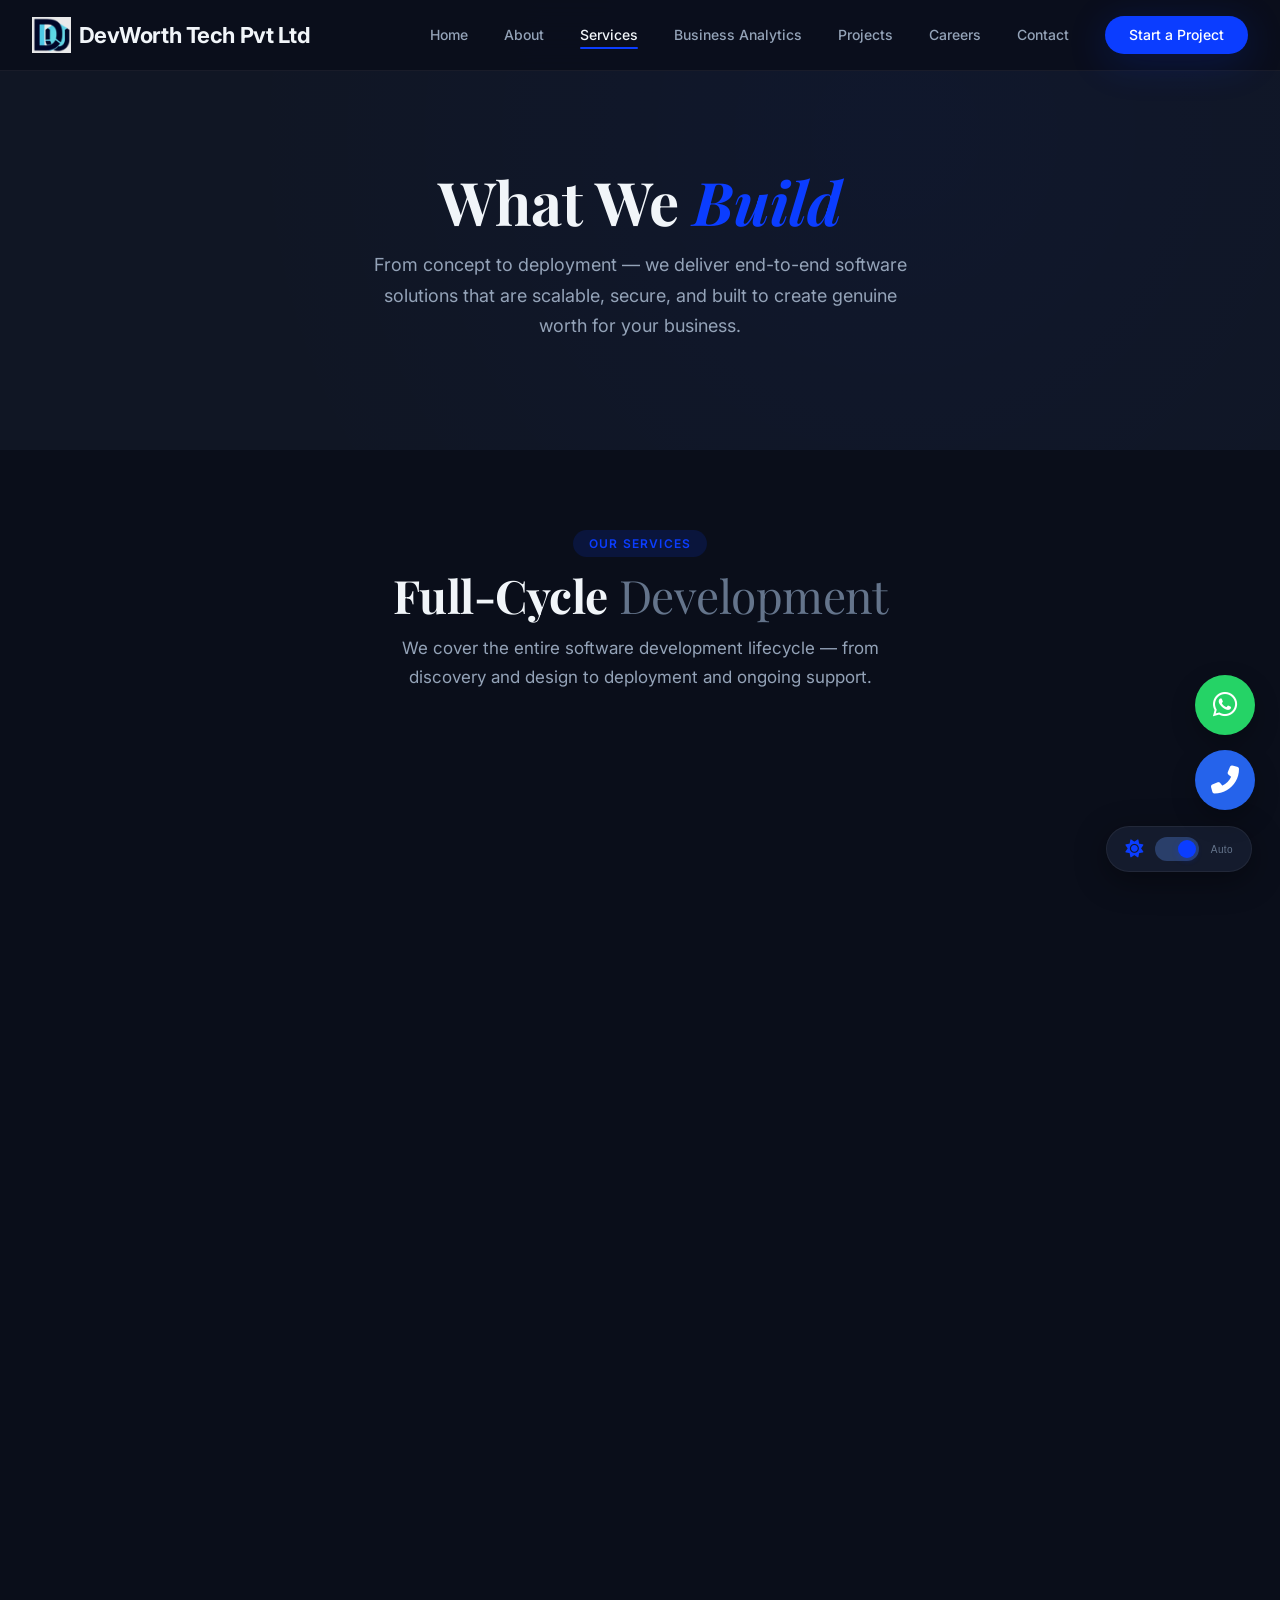
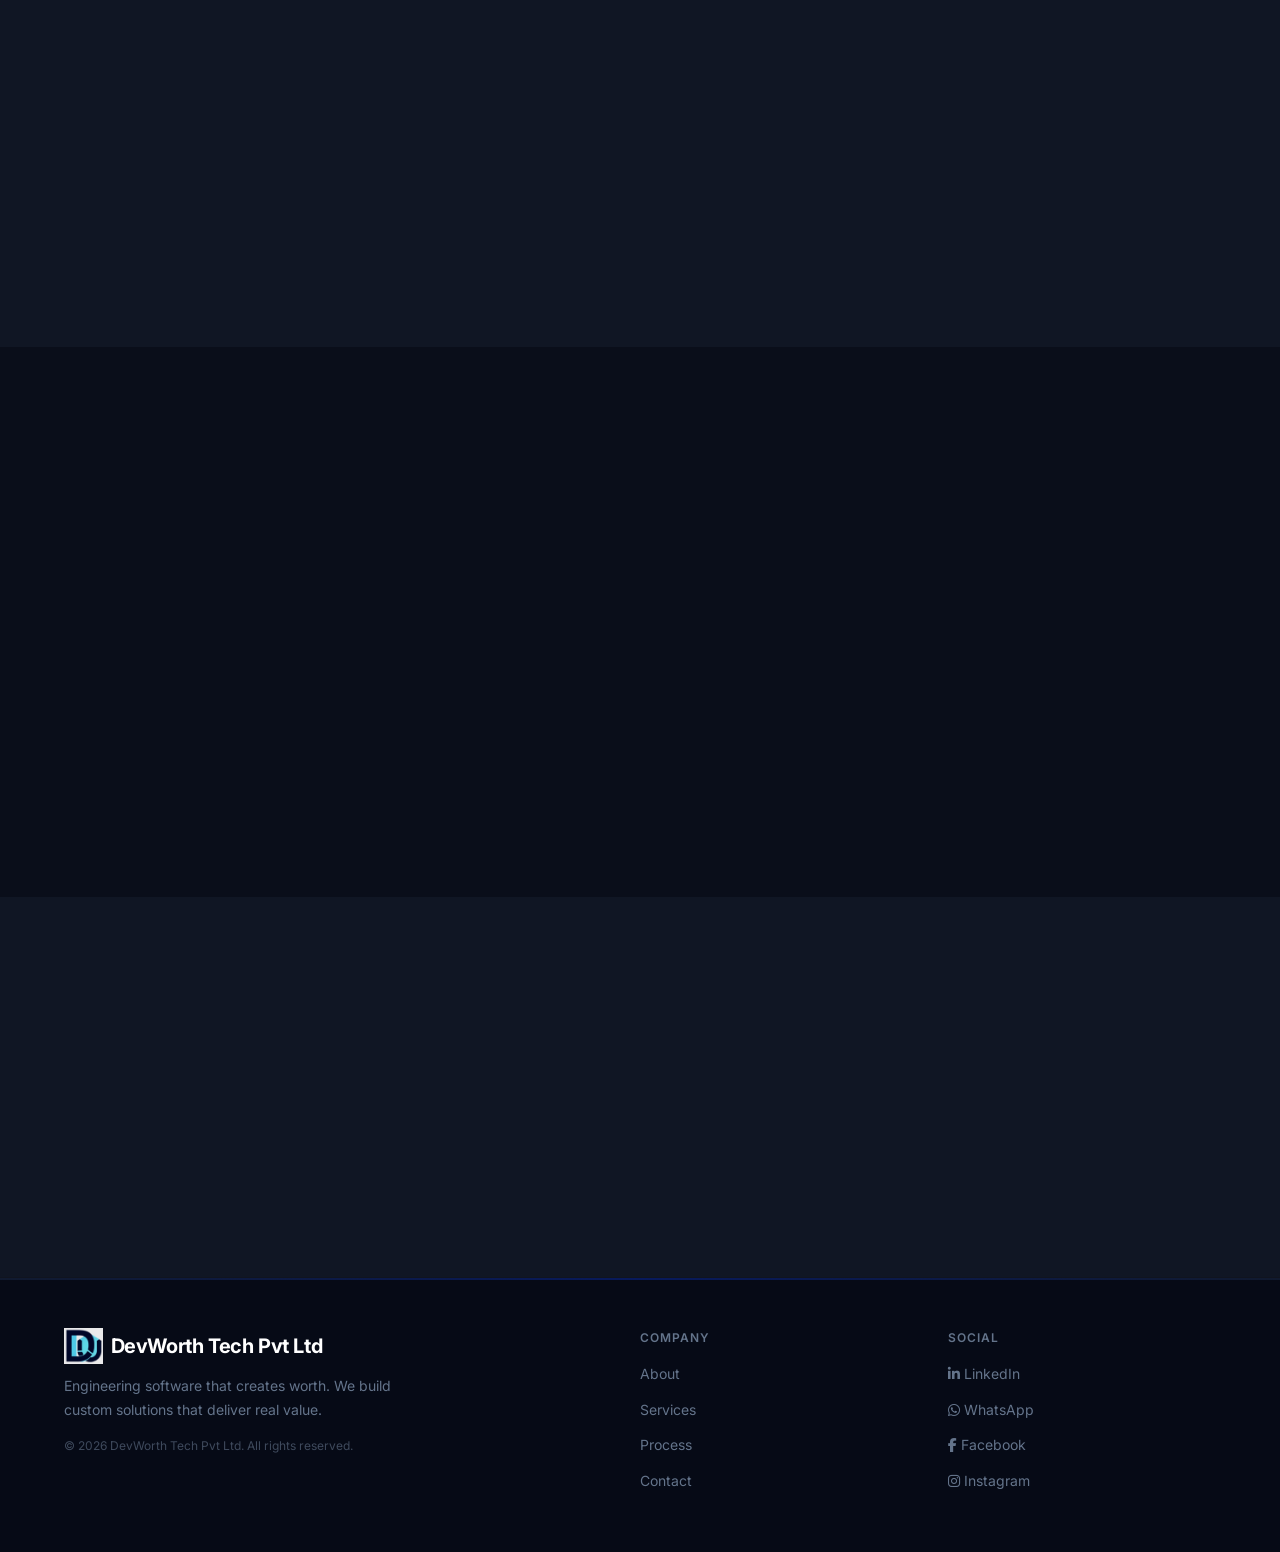
<file: services.html>
<!DOCTYPE html>
<html lang="en" data-theme="light">

<head>
    <meta charset="UTF-8" />
    <meta name="viewport" content="width=device-width, initial-scale=1.0" />
    <title>Services — DevWorth Tech Pvt Ltd | Software That Creates Worth</title>
    <meta name="description"
        content="DevWorth offers custom software development, web & mobile apps, AI solutions, SaaS products, and enterprise systems. Let's build something great." />
    <link rel="canonical" href="https://devworthtechnologies.com/services.html" />
    <link rel="icon" type="image/png" href="assets/Devworth_tech-lg.png">
    <!-- Font Awesome 6 -->
    <link rel="stylesheet" href="https://cdnjs.cloudflare.com/ajax/libs/font-awesome/6.0.0-beta3/css/all.min.css" />
    <link rel="stylesheet" href="assets/css/style.css">
    <!-- Google Fonts: Inter + Playfair Display -->
    <link rel="preconnect" href="https://fonts.googleapis.com" />
    <link rel="preconnect" href="https://fonts.gstatic.com" crossorigin />
    <link
        href="https://fonts.googleapis.com/css2?family=Inter:opsz,wght@14..32,300;14..32,400;14..32,500;14..32,600;14..32,700;14..32,800&family=Playfair+Display:ital,wght@0,400;0,600;0,700;1,600&display=swap"
        rel="stylesheet" />

    <style>
        /* ============================================================
           CSS VARIABLES — Light & Dark Themes
           ============================================================ */
        :root {
            --blue-50: #f0f5ff;
            --blue-100: #e0ebff;
            --blue-200: #b8d4ff;
            --blue-300: #8bb8ff;
            --blue-400: #5c9bff;
            --blue-500: #0B3DFF;
            --blue-600: #0029cc;
            --blue-700: #001f99;

            --bg-page: #f8faff;
            --bg-card: #ffffff;
            --bg-soft: #f0f6fe;
            --bg-input: #ffffff;
            --text-primary: #0a1628;
            --text-secondary: #3d4f6f;
            --text-light: #6b7f9f;
            --border-color: rgba(11, 61, 255, 0.06);
            --shadow-sm: 0 2px 12px rgba(11, 61, 255, 0.06);
            --shadow-md: 0 8px 32px rgba(11, 61, 255, 0.08);
            --shadow-lg: 0 20px 56px rgba(11, 61, 255, 0.10);
            --shadow-glow: 0 8px 40px rgba(11, 61, 255, 0.15);
            --footer-bg: #0a1628;
            --footer-text: #94a3b8;
            --footer-border: rgba(255, 255, 255, 0.06);
            --toggle-bg: #e2e8f0;
            --bubble-opacity: 0.05;
            --hero-overlay: rgba(255, 255, 255, 0.70);
            --radius-sm: 12px;
            --radius-md: 20px;
            --radius-lg: 28px;
            --transition: 0.5s cubic-bezier(0.22, 1, 0.36, 1);
            --transition-fast: 0.3s ease;
        }

        [data-theme="dark"] {
            --bg-page: #0a0e1a;
            --bg-card: #141b2d;
            --bg-soft: #101624;
            --bg-input: #1a2338;
            --text-primary: #f1f5f9;
            --text-secondary: #94a3b8;
            --text-light: #64748b;
            --border-color: rgba(255, 255, 255, 0.06);
            --shadow-sm: 0 2px 12px rgba(0, 0, 0, 0.3);
            --shadow-md: 0 8px 32px rgba(0, 0, 0, 0.4);
            --shadow-lg: 0 20px 56px rgba(0, 0, 0, 0.5);
            --shadow-glow: 0 8px 40px rgba(11, 61, 255, 0.2);
            --footer-bg: #060a16;
            --footer-text: #64748b;
            --footer-border: rgba(255, 255, 255, 0.04);
            --toggle-bg: #1a2338;
            --blue-100: #1a2a4a;
            --blue-200: #2a3f6a;
            --blue-50: #0e1a2e;
            --bubble-opacity: 0.07;
            --hero-overlay: rgba(10, 14, 26, 0.75);
        }

        /* ============================================================
           RESET & BASE
           ============================================================ */
        *,
        *::before,
        *::after {
            margin: 0;
            padding: 0;
            box-sizing: border-box;
        }

        html {
            scroll-behavior: smooth;
            -webkit-font-smoothing: antialiased;
        }

        body {
            font-family: 'Inter', sans-serif;
            background: var(--bg-page);
            color: var(--text-primary);
            overflow-x: hidden;
            line-height: 1.6;
            transition: background 0.6s ease, color 0.6s ease;
        }

        a {
            text-decoration: none;
            color: inherit;
        }

        img {
            display: block;
            max-width: 100%;
        }

        .logo img {
            max-height: 36px;
            width: auto;
            max-width: 140px;
            object-fit: contain;
            transition: transform 0.3s ease;
        }

        .logo:hover img {
            transform: scale(1.05);
        }

        .logo i {
            color: var(--blue-500);
            font-size: 20px;
            transition: transform 0.4s ease;
        }

        .logo:hover i {
            transform: rotate(-10deg) scale(1.1);
        }

        ul {
            list-style: none;
        }

        /* ============================================================
           PROGRESS BAR
           ============================================================ */
        #progressBar {
            position: fixed;
            top: 0;
            left: 0;
            height: 3px;
            background: linear-gradient(90deg, var(--blue-300), var(--blue-500), var(--blue-300));
            z-index: 1000;
            width: 0%;
            transition: width 0.08s linear;
            border-radius: 0 4px 4px 0;
        }

        /* ============================================================
           BACKGROUND BUBBLES — hidden on small screens
           ============================================================ */
        .bubble-container {
            position: fixed;
            inset: 0;
            pointer-events: none;
            z-index: 0;
            overflow: hidden;
        }

        .bubble {
            position: absolute;
            bottom: -120px;
            border-radius: 50%;
            opacity: 0;
            animation: rise linear infinite;
            background: radial-gradient(circle at 30% 30%, var(--blue-300), var(--blue-500));
            filter: blur(2px);
            will-change: transform, opacity;
        }

        @keyframes rise {
            0% {
                transform: translateY(0) scale(0.6) rotate(0deg);
                opacity: 0;
            }

            8% {
                opacity: var(--bubble-opacity);
                transform: translateY(0) scale(0.8) rotate(5deg);
            }

            85% {
                opacity: calc(var(--bubble-opacity) * 1.8);
            }

            100% {
                transform: translateY(-115vh) scale(0.2) rotate(720deg);
                opacity: 0;
            }
        }

        @media (max-width: 1024px) {
            .bubble-container {
                display: none !important;
            }
        }

        /* ============================================================
           THEME TOGGLE
           ============================================================ */
        .theme-toggle {
            position: fixed;
            bottom: 28px;
            right: 28px;
            z-index: 600;
            background: var(--bg-card);
            border: 1px solid var(--border-color);
            border-radius: 50px;
            padding: 10px 18px;
            display: flex;
            align-items: center;
            gap: 12px;
            cursor: pointer;
            box-shadow: var(--shadow-md);
            transition: all var(--transition-fast);
            color: var(--text-primary);
            font-size: 13px;
            font-weight: 500;
            backdrop-filter: blur(8px);
            -webkit-backdrop-filter: blur(8px);
        }

        .theme-toggle:hover {
            transform: scale(1.05);
            box-shadow: var(--shadow-lg);
        }

        .theme-toggle i {
            font-size: 18px;
            color: var(--blue-500);
            transition: transform 0.4s ease;
        }

        .theme-toggle .toggle-track {
            width: 44px;
            height: 24px;
            background: var(--toggle-bg);
            border-radius: 50px;
            position: relative;
            transition: background 0.3s ease;
            flex-shrink: 0;
        }

        .theme-toggle .toggle-track .thumb {
            width: 18px;
            height: 18px;
            border-radius: 50%;
            background: var(--blue-500);
            position: absolute;
            top: 3px;
            left: 3px;
            transition: transform 0.3s ease;
            box-shadow: 0 2px 6px rgba(11, 61, 255, 0.3);
        }

        [data-theme="dark"] .theme-toggle .toggle-track .thumb {
            transform: translateX(20px);
        }

        [data-theme="dark"] .theme-toggle .toggle-track {
            background: #2a3f6a;
        }

        .theme-toggle .time-indicator {
            font-size: 10px;
            color: var(--text-light);
            font-weight: 400;
            letter-spacing: 0.04em;
        }

        @media (max-width: 640px) {
            .theme-toggle {
                bottom: 16px;
                right: 16px;
                padding: 8px 14px;
                font-size: 12px;
                gap: 8px;
            }

            .theme-toggle .toggle-track {
                width: 34px;
                height: 20px;
            }

            .theme-toggle .toggle-track .thumb {
                width: 14px;
                height: 14px;
                top: 3px;
                left: 3px;
            }

            [data-theme="dark"] .theme-toggle .toggle-track .thumb {
                transform: translateX(14px);
            }

            .theme-toggle .time-indicator {
                display: none;
            }
        }

        /* ============================================================
           NAVBAR
           ============================================================ */
        .navbar {
            position: fixed;
            top: 0;
            left: 0;
            width: 100%;
            z-index: 500;
            padding: 16px 32px;
            background: rgba(255, 255, 255, 0.72);
            backdrop-filter: blur(18px);
            -webkit-backdrop-filter: blur(18px);
            border-bottom: 1px solid var(--border-color);
            transition: box-shadow var(--transition-fast), background 0.6s ease, border-color 0.6s ease;
        }

        [data-theme="dark"] .navbar {
            background: rgba(10, 14, 26, 0.85);
        }

        .navbar.scrolled {
            box-shadow: 0 4px 28px rgba(11, 61, 255, 0.06);
            background: rgba(255, 255, 255, 0.92);
        }

        [data-theme="dark"] .navbar.scrolled {
            background: rgba(10, 14, 26, 0.95);
            box-shadow: 0 4px 28px rgba(0, 0, 0, 0.3);
        }

        .navbar .inner {
            max-width: 1280px;
            margin: 0 auto;
            display: flex;
            align-items: center;
            justify-content: space-between;
        }

        .logo {
            font-size: 22px;
            font-weight: 700;
            letter-spacing: -0.02em;
            color: var(--text-primary);
            display: flex;
            align-items: center;
            gap: 8px;
            transition: color 0.6s ease;
        }

        .logo i {
            color: var(--blue-500);
            font-size: 20px;
            transition: transform 0.4s ease;
        }

        .logo:hover i {
            transform: rotate(-10deg) scale(1.1);
        }

        .nav-links {
            display: flex;
            align-items: center;
            gap: 36px;
        }

        .nav-links a {
            font-size: 14px;
            font-weight: 500;
            color: var(--text-secondary);
            position: relative;
            transition: color var(--transition-fast);
        }

        .nav-links a::after {
            content: '';
            position: absolute;
            left: 0;
            bottom: -3px;
            width: 0;
            height: 2px;
            background: var(--blue-500);
            border-radius: 4px;
            transition: width var(--transition-fast);
        }

        .nav-links a:hover,
        .nav-links a.active {
            color: var(--text-primary);
        }

        .nav-links a:hover::after,
        .nav-links a.active::after {
            width: 100%;
        }

        .nav-cta {
            background: var(--blue-500);
            color: #fff !important;
            padding: 8px 24px;
            border-radius: 50px;
            font-weight: 500;
            font-size: 13px;
            transition: all var(--transition-fast);
            box-shadow: var(--shadow-glow);
        }

        .nav-cta::after {
            display: none !important;
        }

        .nav-cta:hover {
            transform: translateY(-2px) scale(1.02);
            box-shadow: 0 8px 32px rgba(11, 61, 255, 0.28);
            color: #fff !important;
        }

        .nav-toggle {
            display: none;
            flex-direction: column;
            gap: 5px;
            background: none;
            border: none;
            cursor: pointer;
            padding: 4px;
        }

        .nav-toggle span {
            display: block;
            width: 24px;
            height: 2px;
            background: var(--text-primary);
            border-radius: 2px;
            transition: var(--transition-fast);
        }

        .mobile-menu {
            display: none;
            position: fixed;
            inset: 0;
            top: 72px;
            background: rgba(255, 255, 255, 0.98);
            backdrop-filter: blur(20px);
            padding: 32px 24px;
            flex-direction: column;
            gap: 20px;
            font-size: 17px;
            font-weight: 500;
            transform: translateX(100%);
            transition: transform 0.5s cubic-bezier(0.22, 1, 0.36, 1);
            z-index: 400;
        }

        [data-theme="dark"] .mobile-menu {
            background: rgba(10, 14, 26, 0.98);
        }

        .mobile-menu.open {
            transform: translateX(0);
        }

        .mobile-menu a {
            padding: 12px 0;
            border-bottom: 1px solid var(--border-color);
            color: var(--text-primary);
        }

        .mobile-menu .nav-cta {
            display: inline-block;
            text-align: center;
            margin-top: 8px;
            border-bottom: none;
        }

        @media (max-width: 768px) {
            .navbar {
                padding: 12px 20px;
            }

            .nav-links {
                display: none;
            }

            .nav-toggle {
                display: flex;
            }

            .mobile-menu {
                display: flex;
            }
        }

        /* ============================================================
           SECTION — Shared
           ============================================================ */
        section {
            padding: 80px 0;
            position: relative;
            z-index: 1;
            transition: background 0.6s ease;
        }

        .container {
            max-width: 1200px;
            margin: 0 auto;
            padding: 0 24px;
        }

        .section-label {
            display: inline-block;
            font-size: 12px;
            font-weight: 600;
            text-transform: uppercase;
            letter-spacing: 0.1em;
            color: var(--blue-500);
            background: rgba(11, 61, 255, 0.06);
            padding: 4px 16px;
            border-radius: 50px;
            margin-bottom: 12px;
            transition: background 0.6s ease, color 0.6s ease;
        }

        [data-theme="dark"] .section-label {
            background: rgba(11, 61, 255, 0.15);
        }

        .section-title {
            font-family: 'Playfair Display', serif;
            font-size: clamp(28px, 4vw, 46px);
            font-weight: 700;
            color: var(--text-primary);
            letter-spacing: -0.01em;
            line-height: 1.15;
            transition: color 0.6s ease;
        }

        .section-title .light {
            color: var(--text-light);
            font-weight: 400;
            transition: color 0.6s ease;
        }

        .section-sub {
            font-size: 17px;
            color: var(--text-secondary);
            max-width: 540px;
            line-height: 1.7;
            margin-top: 12px;
            transition: color 0.6s ease;
        }

        .text-center {
            text-align: center;
        }

        .mx-auto {
            margin-left: auto;
            margin-right: auto;
        }

        /* ============================================================
           BUTTONS
           ============================================================ */
        .btn {
            display: inline-flex;
            align-items: center;
            gap: 10px;
            padding: 14px 34px;
            border-radius: 50px;
            font-weight: 600;
            font-size: 14px;
            transition: all var(--transition-fast);
            cursor: pointer;
            border: none;
            position: relative;
            overflow: hidden;
            will-change: transform;
            width: auto;
        }

        .btn-primary {
            background: var(--blue-500);
            color: #fff;
            box-shadow: var(--shadow-glow);
            align-items: center;
            text-align: center;
        }

        .btn-primary::before {
            content: '';
            position: absolute;
            inset: 0;
            background: linear-gradient(135deg, var(--blue-400), var(--blue-600));
            opacity: 0;
            transition: opacity 0.4s ease;
        }

        .btn-primary:hover::before {
            opacity: 1;
        }

        .btn-primary:hover {
            transform: translateY(-3px) scale(1.03);
            box-shadow: 0 12px 40px rgba(11, 61, 255, 0.25);
        }

        .btn-primary span {
            position: relative;
            z-index: 2;
        }

        /* ============================================================
           SCROLL REVEAL — toggle on every scroll
           ============================================================ */
        .reveal {
            opacity: 0;
            transform: translateY(50px);
            transition: opacity 0.9s cubic-bezier(0.22, 1, 0.36, 1),
                transform 0.9s cubic-bezier(0.22, 1, 0.36, 1);
        }

        .reveal.visible {
            opacity: 1;
            transform: translateY(0);
        }

        .reveal-left {
            opacity: 0;
            transform: translateX(-50px);
            transition: opacity 0.9s ease, transform 0.9s ease;
        }

        .reveal-left.visible {
            opacity: 1;
            transform: translateX(0);
        }

        .reveal-right {
            opacity: 0;
            transform: translateX(50px);
            transition: opacity 0.9s ease, transform 0.9s ease;
        }

        .reveal-right.visible {
            opacity: 1;
            transform: translateX(0);
        }

        .stagger-children>* {
            opacity: 0;
            transform: translateY(35px);
            transition: opacity 0.7s ease, transform 0.7s ease;
        }

        .stagger-children.visible>*:nth-child(1) {
            transition-delay: 0.05s;
        }

        .stagger-children.visible>*:nth-child(2) {
            transition-delay: 0.12s;
        }

        .stagger-children.visible>*:nth-child(3) {
            transition-delay: 0.19s;
        }

        .stagger-children.visible>*:nth-child(4) {
            transition-delay: 0.26s;
        }

        .stagger-children.visible>*:nth-child(5) {
            transition-delay: 0.33s;
        }

        .stagger-children.visible>*:nth-child(6) {
            transition-delay: 0.40s;
        }

        .stagger-children.visible>* {
            opacity: 1;
            transform: translateY(0);
        }

        .stagger-children:not(.visible)>* {
            opacity: 0;
            transform: translateY(35px);
            transition-delay: 0s !important;
        }

        /* ============================================================
           SECTION POPUP & DOWN — toggle on every scroll
           ============================================================ */
        .section-popup {
            opacity: 0;
            transform: scale(0.92) translateY(30px);
            transition: opacity 0.9s cubic-bezier(0.22, 1, 0.36, 1),
                transform 0.9s cubic-bezier(0.22, 1, 0.36, 1);
        }

        .section-popup.visible {
            opacity: 1;
            transform: scale(1) translateY(0);
        }

        .section-popdown {
            opacity: 0;
            transform: scale(1.08) translateY(-30px);
            transition: opacity 0.9s cubic-bezier(0.22, 1, 0.36, 1),
                transform 0.9s cubic-bezier(0.22, 1, 0.36, 1);
        }

        .section-popdown.visible {
            opacity: 1;
            transform: scale(1) translateY(0);
        }

        /* ============================================================
           FLOATING 3D ELEMENTS
           ============================================================ */
        .float-3d {
            animation: float3d 6s ease-in-out infinite;
            will-change: transform;
        }

        @keyframes float3d {

            0%,
            100% {
                transform: translateY(0) rotateX(0) rotateY(0);
            }

            33% {
                transform: translateY(-8px) rotateX(2deg) rotateY(3deg);
            }

            66% {
                transform: translateY(4px) rotateX(-1deg) rotateY(-2deg);
            }
        }

        .float-3d-delay-1 {
            animation-delay: 0.5s;
        }

        .float-3d-delay-2 {
            animation-delay: 1.2s;
        }

        .float-3d-delay-3 {
            animation-delay: 2.0s;
        }

        /* ============================================================
           SERVICES PAGE — Hero
           ============================================================ */
        .services-hero {
            min-height: 50vh;
            display: flex;
            align-items: center;
            justify-content: center;
            text-align: center;
            padding: 120px 24px 60px;
            position: relative;
            background: var(--bg-soft);
            transition: background 0.6s ease;
            overflow: hidden;
        }

        .services-hero::after {
            content: '';
            position: absolute;
            inset: 0;
            background: radial-gradient(circle at 70% 30%, rgba(11, 61, 255, 0.04), transparent 70%);
            pointer-events: none;
        }

        .services-hero .hero-content {
            position: relative;
            z-index: 2;
            max-width: 750px;
        }

        .services-hero h1 {
            font-family: 'Playfair Display', serif;
            font-size: clamp(40px, 5vw, 60px);
            font-weight: 700;
            color: var(--text-primary);
            line-height: 1.1;
            margin-bottom: 16px;
            transition: color 0.6s ease;
            animation: fadeInUp 0.8s ease forwards;
        }

        .services-hero h1 .highlight {
            color: var(--blue-500);
            font-style: italic;
        }

        @keyframes fadeInUp {
            from {
                opacity: 0;
                transform: translateY(30px);
            }

            to {
                opacity: 1;
                transform: translateY(0);
            }
        }

        .services-hero p {
            font-size: 18px;
            color: var(--text-secondary);
            max-width: 550px;
            margin: 0 auto;
            line-height: 1.7;
            transition: color 0.6s ease;
            animation: fadeInUp 0.8s ease 0.15s forwards;
            opacity: 0;
        }

        /* ============================================================
           SERVICES PAGE — Service Cards (Detailed)
           ============================================================ */
        .service-card-detailed {
            background: var(--bg-card);
            border: 1px solid var(--border-color);
            border-radius: var(--radius-lg);
            padding: 36px 32px 32px;
            box-shadow: var(--shadow-sm);
            transition: all var(--transition);
            text-align: left;
            position: relative;
            overflow: hidden;
        }

        .service-card-detailed::before {
            content: '';
            position: absolute;
            top: 0;
            left: 0;
            right: 0;
            height: 3px;
            background: linear-gradient(90deg, var(--blue-300), var(--blue-500));
            opacity: 0;
            transition: opacity var(--transition);
        }

        .service-card-detailed:hover::before {
            opacity: 1;
        }

        .service-card-detailed:hover {
            transform: translateY(-8px);
            box-shadow: var(--shadow-lg);
            border-color: rgba(11, 61, 255, 0.12);
        }

        .service-card-detailed .icon {
            width: 56px;
            height: 56px;
            border-radius: var(--radius-sm);
            background: var(--blue-100);
            color: var(--blue-500);
            display: flex;
            align-items: center;
            justify-content: center;
            font-size: 24px;
            margin-bottom: 16px;
            transition: all var(--transition);
        }

        .service-card-detailed:hover .icon {
            background: var(--blue-500);
            color: #fff;
            transform: scale(1.05) rotate(-4deg);
        }

        .service-card-detailed h3 {
            font-size: 20px;
            font-weight: 700;
            color: var(--text-primary);
            margin-bottom: 8px;
            transition: color 0.6s ease;
        }

        .service-card-detailed p {
            font-size: 14px;
            color: var(--text-secondary);
            line-height: 1.7;
            margin-bottom: 16px;
            transition: color 0.6s ease;
        }

        .service-card-detailed .features {
            display: flex;
            flex-wrap: wrap;
            gap: 8px;
        }

        .service-card-detailed .features span {
            background: var(--bg-soft);
            color: var(--text-secondary);
            font-size: 12px;
            font-weight: 500;
            padding: 4px 14px;
            border-radius: 50px;
            border: 1px solid var(--border-color);
            transition: all var(--transition-fast);
        }

        .service-card-detailed:hover .features span {
            border-color: rgba(11, 61, 255, 0.15);
            background: rgba(11, 61, 255, 0.04);
        }

        .grid-2 {
            display: grid;
            grid-template-columns: 1fr 1fr;
            gap: 28px;
            margin-top: 48px;
        }

        /* ============================================================
           SERVICES PAGE — Tech Stack
           ============================================================ */
        .tech-grid {
            display: grid;
            grid-template-columns: repeat(auto-fill, minmax(140px, 1fr));
            gap: 20px;
            margin-top: 48px;
        }

        .tech-item {
            background: var(--bg-card);
            border: 1px solid var(--border-color);
            border-radius: var(--radius-md);
            padding: 24px 16px;
            text-align: center;
            transition: all var(--transition);
            box-shadow: var(--shadow-sm);
        }

        .tech-item:hover {
            transform: translateY(-4px);
            box-shadow: var(--shadow-md);
            border-color: rgba(11, 61, 255, 0.10);
        }

        .tech-item .icon {
            font-size: 32px;
            color: var(--blue-400);
            display: block;
            margin-bottom: 8px;
            transition: color 0.4s ease, transform 0.4s ease;
        }

        .tech-item:hover .icon {
            color: var(--blue-500);
            transform: scale(1.1);
        }

        .tech-item .name {
            font-size: 13px;
            font-weight: 600;
            color: var(--text-primary);
            transition: color 0.6s ease;
        }

        /* ============================================================
           SERVICES PAGE — CTA
           ============================================================ */
        .services-cta {
            background: var(--bg-soft);
            text-align: center;
            padding: 80px 0;
            transition: background 0.6s ease;
        }

        .services-cta h2 {
            font-family: 'Playfair Display', serif;
            font-size: clamp(30px, 3.5vw, 48px);
            font-weight: 700;
            color: var(--text-primary);
            margin-bottom: 12px;
            transition: color 0.6s ease;
        }

        .services-cta p {
            font-size: 17px;
            color: var(--text-secondary);
            max-width: 500px;
            margin: 0 auto 28px;
            line-height: 1.7;
            transition: color 0.6s ease;
        }

        /* ============================================================
           FOOTER
           ============================================================ */
        .footer {
            background: var(--footer-bg);
            border-top: 1px solid var(--footer-border);
            transition: background 0.6s ease, border-color 0.6s ease;
            position: relative;
            z-index: 1;
        }

        .footer-divider {
            height: 2px;
            background: linear-gradient(90deg, var(--blue-200), var(--blue-500), var(--blue-200));
            opacity: 0.3;
        }

        .footer .inner {
            max-width: 1200px;
            margin: 0 auto;
            padding: 48px 24px;
            display: grid;
            grid-template-columns: 2fr 1fr 1fr;
            gap: 40px;
        }

        .footer .logo {
            color: #fff;
            font-size: 20px;
        }

        .footer .logo i {
            color: var(--blue-400);
        }

        .footer p {
            font-size: 14px;
            color: var(--footer-text);
            line-height: 1.7;
            max-width: 340px;
            margin-top: 10px;
        }

        .footer .copy {
            font-size: 12px;
            color: var(--footer-text);
            opacity: 0.6;
            margin-top: 14px;
        }

        .footer h4 {
            font-size: 12px;
            font-weight: 600;
            text-transform: uppercase;
            letter-spacing: 0.08em;
            color: var(--footer-text);
            margin-bottom: 14px;
        }

        .footer ul li {
            margin-bottom: 10px;
        }

        .footer ul a {
            font-size: 14px;
            color: var(--footer-text);
            transition: color var(--transition-fast);
        }

        .footer ul a:hover {
            color: #fff;
        }

        .footer .social a {
            display: inline-block;
            margin-right: 16px;
            font-size: 18px;
            color: var(--footer-text);
            transition: all var(--transition-fast);
            will-change: transform;
        }

        .footer .social a:hover {
            color: #fff;
            transform: translateY(-3px);
        }

        @media (max-width: 768px) {
            .footer .inner {
                grid-template-columns: 1fr;
                gap: 28px;
                padding: 32px 20px;
            }

            .footer p {
                max-width: 100%;
            }
        }

        /* ============================================================
           RESPONSIVE TWEAKS
           ============================================================ */
        @media (max-width: 1024px) {
            .grid-2 {
                grid-template-columns: 1fr 1fr;
            }
        }

        @media (max-width: 768px) {
            .services-hero {
                min-height: 40vh;
                padding: 100px 20px 40px;
            }

            .services-hero h1 {
                font-size: 32px;
            }

            .grid-2 {
                grid-template-columns: 1fr;
                gap: 20px;
            }

            .tech-grid {
                grid-template-columns: repeat(auto-fill, minmax(110px, 1fr));
            }

            .services-cta {
                padding: 48px 0;
            }
        }

        @media (max-width: 480px) {
            .container {
                padding: 0 16px;
            }

            section {
                padding: 48px 0;
            }

            .section-title {
                font-size: 28px;
            }

            .section-sub {
                font-size: 15px;
            }

            .btn {
                padding: 12px 22px;
                font-size: 13px;
            }

            .service-card-detailed {
                padding: 24px 20px 24px;
            }

            .service-card-detailed .icon {
                width: 48px;
                height: 48px;
                font-size: 20px;
            }

            .tech-grid {
                grid-template-columns: repeat(auto-fill, minmax(90px, 1fr));
                gap: 12px;
            }

            .tech-item {
                padding: 16px 12px;
            }

            .tech-item .icon {
                font-size: 24px;
            }
        }
    </style>
</head>

<body>

    <!-- ===== BACKGROUND BUBBLES ===== -->
    <div class="bubble-container" id="bubbleContainer"></div>

    <!-- ===== PROGRESS BAR ===== -->
    <div id="progressBar"></div>

    <!-- ===== THEME TOGGLE ===== -->
    <button class="theme-toggle" id="themeToggle" aria-label="Toggle theme">
        <i class="fas fa-moon" id="themeIcon"></i>
        <span class="toggle-track">
            <span class="thumb"></span>
        </span>
        <span class="time-indicator" id="timeIndicator">Auto</span>
    </button>

    <!-- ============================================================
    NAVBAR
    ============================================================ -->
    <header class="navbar" id="navbar">
        <div class="inner">
            <a href="#" class="logo">
                <img src="assets/Devworth_tech-lg.png" alt="DevWorth Tech">
                DevWorth Tech Pvt Ltd
            </a>
            <nav class="nav-links">
                <a href="index.html">Home</a>
                <a href="about.html">About</a>
                <a href="services.html" class="active">Services</a>
                <a href="business-analytics.html">Business Analytics</a>
                <a href="projects.html">Projects</a>
                <a href="careers.html">Careers</a>
                <a href="contact.html">Contact</a>
                <a href="contact.html" class="nav-cta">Start a Project</a>
            </nav>
            <button class="nav-toggle" id="navToggle" aria-label="Toggle menu">
                <span></span><span></span><span></span>
            </button>
        </div>
    </header>

    <!-- ===== MOBILE MENU ===== -->
    <div class="mobile-menu" id="mobileMenu">
        <a href="index.html">Home</a>
        <a href="about.html">About</a>
        <a href="services.html">Services</a>
        <a href="business-analytics.html">Business Analytics</a>
        <a href="projects.html">Projects</a>
        <a href="careers.html">Careers</a>
        <a href="contact.html">Contact</a>
        <a href="contact.html" class="nav-cta" style="display:inline-block;text-align:center;">Start a Project</a>
    </div>

    <!-- ============================================================
    SERVICES HERO
    ============================================================ -->
    <section class="services-hero" id="services-hero">
        <div class="hero-content">
            <h1>What We <span class="highlight">Build</span></h1>
            <p>
                From concept to deployment — we deliver end-to-end software solutions that
                are scalable, secure, and built to create genuine worth for your business.
            </p>
        </div>
    </section>

    <!-- ============================================================
    SERVICES DETAILED
    ============================================================ -->
    <section id="services-detailed" style="background:var(--bg-page);">
        <div class="container">
            <div class="text-center reveal">
                <span class="section-label">Our Services</span>
                <h2 class="section-title">Full-Cycle <span class="light">Development</span></h2>
                <p class="section-sub mx-auto">We cover the entire software development lifecycle — from discovery and
                    design to deployment and ongoing support.</p>
            </div>

            <div class="grid-2 stagger-children">
                <!-- Custom Software -->
                <div class="service-card-detailed">
                    <div class="icon"><i class="fas fa-code"></i></div>
                    <h3>Custom Software</h3>
                    <p>Tailored solutions designed to solve your unique business challenges. We build scalable, secure,
                        and maintainable software that grows with you.</p>
                    <div class="features">
                        <span>Enterprise-grade</span>
                        <span>Scalable</span>
                        <span>Secure</span>
                        <span>Maintainable</span>
                    </div>
                </div>

                <!-- Web Applications -->
                <div class="service-card-detailed">
                    <div class="icon"><i class="fas fa-globe"></i></div>
                    <h3>Web Applications</h3>
                    <p>Modern, responsive, and high-performance web apps that delight users. From SPAs to complex
                        dashboards — we've got you covered.</p>
                    <div class="features">
                        <span>React / Vue</span>
                        <span>Responsive</span>
                        <span>Fast</span>
                        <span>Accessible</span>
                    </div>
                </div>

                <!-- Mobile Apps -->
                <div class="service-card-detailed">
                    <div class="icon"><i class="fas fa-mobile-alt"></i></div>
                    <h3>Mobile Apps</h3>
                    <p>Native and cross-platform mobile experiences that are intuitive, fast, and engaging. iOS,
                        Android, and hybrid solutions.</p>
                    <div class="features">
                        <span>iOS / Android</span>
                        <span>Flutter / React Native</span>
                        <span>Intuitive UX</span>
                        <span>Offline-ready</span>
                    </div>
                </div>

                <!-- AI Solutions -->
                <div class="service-card-detailed">
                    <div class="icon"><i class="fas fa-brain"></i></div>
                    <h3>AI &amp; Machine Learning</h3>
                    <p>Intelligent automation, predictive analytics, and AI-powered features that give you a competitive
                        edge.</p>
                    <div class="features">
                        <span>NLP</span>
                        <span>Computer Vision</span>
                        <span>Predictive Models</span>
                        <span>Automation</span>
                    </div>
                </div>

                <!-- SaaS Products -->
                <div class="service-card-detailed">
                    <div class="icon"><i class="fas fa-cloud"></i></div>
                    <h3>SaaS Products</h3>
                    <p>From MVP to enterprise-grade SaaS platforms. We build multi-tenant, subscription-based products
                        that scale with your user base.</p>
                    <div class="features">
                        <span>Multi-tenant</span>
                        <span>Subscription</span>
                        <span>Scalable</span>
                        <span>Cloud-native</span>
                    </div>
                </div>

                <!-- Enterprise Systems -->
                <div class="service-card-detailed">
                    <div class="icon"><i class="fas fa-building"></i></div>
                    <h3>Enterprise Systems</h3>
                    <p>Robust, secure, and compliant software for mission-critical operations. Built for reliability and
                        performance at scale.</p>
                    <div class="features">
                        <span>Compliant</span>
                        <span>Reliable</span>
                        <span>High-performance</span>
                        <span>Integrated</span>
                    </div>
                </div>
                <!-- Digital Marketing -->
                <div class="service-card-detailed">
                    <div class="icon"><i class='fas fa-ad'></i></div>
                    <h3>Digital Marketing</h3>
                    <p>Drive growth with SEO, social media, PPC campaigns, and data-driven strategies that increase
                        visibility and conversions.</p>
                    <div class="features">
                        <span>Compliant</span>
                        <span>Reliable</span>
                        <span>High-performance</span>
                        <span>Integrated</span>
                    </div>
                </div>
                <!-- Data Analytics -->
                <div class="service-card-detailed">
                    <div class="icon"><i class='fas fa-clone'></i></div>
                    <h3>Data Analytics</h3>
                    <p>Transform raw data into actionable insights with dashboards, reporting, and predictive analytics
                        for smarter decisions.</p>
                    <div class="features">
                        <span>Compliant</span>
                        <span>Reliable</span>
                        <span>High-performance</span>
                        <span>Integrated</span>
                    </div>
                </div>
                <div class="service-card-detailed">
                    <div class="icon"><i class='fas fa-clone'></i></div>
                    <h3>SAP Support</h3>
                    <p>We configure SAP to your business with your requirements.</p>
                    <div class="features">
                        <span>Compliant</span>
                        <span>Reliable</span>
                        <span>High-performance</span>
                        <span>Integrated</span>
                    </div>
                </div>
                <div class="service-card-detailed">
                    <div class="icon"><i class='fas fa-clone'></i></div>
                    <h3>Monitoring Tools</h3>
                    <p>Develop and provide custom monitoring system with AI</p>
                    <div class="features">
                        <span>AI Vision</span>
                        <span>Reliable</span>
                        <span>High-performance</span>
                    </div>
                </div>
                <div class="service-card-detailed">
                    <div class="icon"><i class='fas fa-clone'></i></div>
                    <h3>Hardware Support</h3>
                    <p>Hardware support and maintenance services</p>
                    <div class="features">
                        <span>Ongoing Support</span>
                        <span>Preventive Maintenance</span>
                        <span>Quick Response</span>
                    </div>
                </div>
                <div class="service-card-detailed">
                    <div class="icon"><i class='fas fa-clone'></i></div>
                    <h3>Accounts Maintenance</h3>
                    <p>Regular maintenance and updates to ensure your accounts are secure and functioning optimally.</p>
                    <div class="features">
                        <span>Business Continuity</span>
                        <span>Security Updates</span>
                        <span>Performance Optimization</span>
                    </div>
                </div>
                <div class="service-card-detailed">
                    <div class="icon"><i class='fas fa-clone'></i></div>
                    <h3>Cloud Services</h3>
                    <p>Seamless transition to cloud environments with minimal downtime and maximum efficiency.</p>
                    <div class="features">
                        <span>Scalability</span>
                        <span>Cost-Effectiveness</span>
                        <span>Security</span>
                    </div>
                </div>
            </div>
        </div>
    </section>

    <!-- ============================================================
    TECH STACK
    ============================================================ -->
    <section id="tech-stack" style="background:var(--bg-soft);">
        <div class="container">
            <div class="text-center reveal">
                <span class="section-label">Technology Stack</span>
                <h2 class="section-title">Tools We <span class="light">Trust</span></h2>
                <p class="section-sub mx-auto">We use modern, battle-tested technologies to build robust, scalable
                    software that stands the test of time.</p>
            </div>

            <div class="tech-grid stagger-children">
                <div class="tech-item">
                    <span class="icon"><i class="fab fa-react"></i></span>
                    <span class="name">React</span>
                </div>
                <div class="tech-item">
                    <span class="icon"><i class="fab fa-vuejs"></i></span>
                    <span class="name">Vue.js</span>
                </div>
                <div class="tech-item">
                    <span class="icon"><i class="fab fa-angular"></i></span>
                    <span class="name">Angular</span>
                </div>
                <div class="tech-item">
                    <span class="icon"><i class="fab fa-node"></i></span>
                    <span class="name">Node.js</span>
                </div>
                <div class="tech-item">
                    <span class="icon"><i class="fab fa-python"></i></span>
                    <span class="name">Python</span>
                </div>
                <div class="tech-item">
                    <span class="icon"><i class="fab fa-java"></i></span>
                    <span class="name">Java</span>
                </div>
                <div class="tech-item">
                    <span class="icon"><i class="fab fa-aws"></i></span>
                    <span class="name">AWS</span>
                </div>
                <div class="tech-item">
                    <span class="icon"><i class="fas fa-database"></i></span>
                    <span class="name">PostgreSQL</span>
                </div>
                <div class="tech-item">
                    <span class="icon"><i class="fas fa-database"></i></span>
                    <span class="name">MongoDB</span>
                </div>
                <div class="tech-item">
                    <span class="icon"><i class="fas fa-cloud"></i></span>
                    <span class="name">Docker</span>
                </div>
                <div class="tech-item">
                    <span class="icon"><i class="fas fa-code-branch"></i></span>
                    <span class="name">Kubernetes</span>
                </div>
                <div class="tech-item">
                    <span class="icon"><i class="fas fa-robot"></i></span>
                    <span class="name">TensorFlow</span>
                </div>
            </div>
        </div>
    </section>

    <!-- ============================================================
    HOW WE WORK (Brief)
    ============================================================ -->
    <section id="how-we-work" style="background:var(--bg-page);">
        <div class="container">
            <div class="text-center reveal">
                <span class="section-label">How We Work</span>
                <h2 class="section-title">Our <span class="light">Approach</span></h2>
                <p class="section-sub mx-auto">We follow a transparent, agile process that keeps you informed and
                    involved every step of the way.</p>
            </div>

            <div style="display:grid;grid-template-columns:repeat(auto-fit,minmax(200px,1fr));gap:24px;margin-top:48px;"
                class="stagger-children">
                <div
                    style="background:var(--bg-card);padding:24px 20px;border-radius:var(--radius-md);border:1px solid var(--border-color);text-align:center;transition:all var(--transition);">
                    <div style="font-size:32px;color:var(--blue-500);margin-bottom:8px;">01</div>
                    <h4 style="font-size:16px;font-weight:700;color:var(--text-primary);">Discovery</h4>
                    <p style="font-size:13px;color:var(--text-secondary);margin-top:4px;">We learn about your goals,
                        users, and challenges.</p>
                </div>
                <div
                    style="background:var(--bg-card);padding:24px 20px;border-radius:var(--radius-md);border:1px solid var(--border-color);text-align:center;transition:all var(--transition);">
                    <div style="font-size:32px;color:var(--blue-500);margin-bottom:8px;">02</div>
                    <h4 style="font-size:16px;font-weight:700;color:var(--text-primary);">Design &amp; Plan</h4>
                    <p style="font-size:13px;color:var(--text-secondary);margin-top:4px;">We map architecture, UI/UX,
                        and a clear roadmap.</p>
                </div>
                <div
                    style="background:var(--bg-card);padding:24px 20px;border-radius:var(--radius-md);border:1px solid var(--border-color);text-align:center;transition:all var(--transition);">
                    <div style="font-size:32px;color:var(--blue-500);margin-bottom:8px;">03</div>
                    <h4 style="font-size:16px;font-weight:700;color:var(--text-primary);">Build &amp; Test</h4>
                    <p style="font-size:13px;color:var(--text-secondary);margin-top:4px;">Agile development with
                        continuous testing and feedback.</p>
                </div>
                <div
                    style="background:var(--bg-card);padding:24px 20px;border-radius:var(--radius-md);border:1px solid var(--border-color);text-align:center;transition:all var(--transition);">
                    <div style="font-size:32px;color:var(--blue-500);margin-bottom:8px;">04</div>
                    <h4 style="font-size:16px;font-weight:700;color:var(--text-primary);">Deploy &amp; Support</h4>
                    <p style="font-size:13px;color:var(--text-secondary);margin-top:4px;">Smooth deployment with ongoing
                        maintenance and improvements.</p>
                </div>
            </div>
        </div>
    </section>

    <!-- ============================================================
    CTA
    ============================================================ -->
    <section class="services-cta">
        <div class="container">
            <div class="reveal">
                <h2>Ready to <span style="color:var(--blue-500);">Build Something Great</span>?</h2>
                <p>Let's talk about your project. We'd love to hear your ideas and explore how we can bring them to
                    life.</p>
                <a href="contact.html" class="btn btn-primary"><span><i class="fas fa-paper-plane"></i> Start a
                        Project</span></a>
            </div>
        </div>
    </section>
    <!-- Floating Contact Buttons -->
    <div class="floating-contact">
        <!-- WhatsApp -->
        <a href="https://wa.me/6374426001" target="_blank" class="whatsapp-btn" aria-label="WhatsApp">
            <i class="fab fa-whatsapp"></i>
        </a>

        <!-- Call -->
        <a href="tel:+916374426001" class="call-btn" aria-label="Call">
            <i class="fas fa-phone-alt"></i>
        </a>
    </div>

    <!-- Font Awesome -->
    <link rel="stylesheet" href="https://cdnjs.cloudflare.com/ajax/libs/font-awesome/6.6.0/css/all.min.css">

    <!-- ============================================================
    FOOTER
    ============================================================ -->
    <footer class="footer">
        <div class="footer-divider"></div>
        <div class="inner">
            <div>
                <a href="#" class="logo">
                    <img src="assets/Devworth_tech-lg.png" alt="DevWorth Tech">
                    DevWorth Tech Pvt Ltd
                </a>
                <p>Engineering software that creates worth. We build custom solutions that deliver real value.</p>
                <div class="copy">© 2026 DevWorth Tech Pvt Ltd. All rights reserved.</div>
            </div>
            <div>
                <h4>Company</h4>
                <ul>
                    <li><a href="#about">About</a></li>
                    <li><a href="#services">Services</a></li>
                    <li><a href="#process">Process</a></li>
                    <li><a href="#contact">Contact</a></li>
                </ul>
            </div>
            <div>
                <h4>Social</h4>
                <ul>
                    <li><a href="https://www.linkedin.com/company/devworth-technologies" target="_blank"
                            rel="noopener noreferrer"><i class="fab fa-linkedin-in"></i> LinkedIn</a></li>
                    <li><a href="https://wa.me/+916374426001" target="_blank" rel="noopener noreferrer"><i
                                class="fab fa-whatsapp"></i> WhatsApp</a></li>
                    <li><a href="https://www.facebook.com/people/Dev-Worth/61591323485880" target="_blank" rel="noopener noreferrer"><i
                                class="fab fa-facebook-f"></i> Facebook</a></li>
                    <li><a href="https://www.instagram.com/devworth_technologies/" target="_blank"
                            rel="noopener noreferrer"><i class="fab fa-instagram"></i> Instagram</a></li>
                </ul>
            </div>
        </div>
    </footer>

    <!-- ============================================================
    JAVASCRIPT
    ============================================================ -->
    <script>
        (function () {
            'use strict';

            // ===== BUBBLES =====
            (function createBubbles() {
                const container = document.getElementById('bubbleContainer');
                if (window.innerWidth <= 1024) {
                    container.style.display = 'none';
                    return;
                }
                const colors = ['var(--blue-300)', 'var(--blue-400)', 'var(--blue-500)'];
                const count = 14;
                for (let i = 0; i < count; i++) {
                    const bubble = document.createElement('div');
                    bubble.className = 'bubble';
                    const size = 20 + Math.random() * 70;
                    bubble.style.width = size + 'px';
                    bubble.style.height = size + 'px';
                    bubble.style.left = Math.random() * 100 + '%';
                    bubble.style.animationDuration = (18 + Math.random() * 28) + 's';
                    bubble.style.animationDelay = (Math.random() * 20) + 's';
                    bubble.style.background =
                        `radial-gradient(circle at 30% 30%, ${colors[i % colors.length]}, var(--blue-500))`;
                    container.appendChild(bubble);
                }
            })();

            // ===== THEME TOGGLE =====
            const toggle = document.getElementById('themeToggle');
            const icon = document.getElementById('themeIcon');
            const indicator = document.getElementById('timeIndicator');
            const html = document.documentElement;

            function getAutoTheme() {
                const hour = new Date().getHours();
                return (hour >= 18 || hour < 6) ? 'dark' : 'light';
            }

            let currentTheme = localStorage.getItem('theme');
            let isManual = localStorage.getItem('themeManual') === 'true';

            if (!currentTheme || !isManual) {
                currentTheme = getAutoTheme();
                isManual = false;
                localStorage.setItem('themeManual', 'false');
            }

            html.setAttribute('data-theme', currentTheme);
            icon.className = currentTheme === 'dark' ? 'fas fa-sun' : 'fas fa-moon';
            indicator.textContent = isManual ? 'Manual' : 'Auto';

            toggle.addEventListener('click', function () {
                const current = html.getAttribute('data-theme');
                const next = current === 'light' ? 'dark' : 'light';
                html.setAttribute('data-theme', next);
                localStorage.setItem('theme', next);
                localStorage.setItem('themeManual', 'true');
                isManual = true;
                icon.className = next === 'dark' ? 'fas fa-sun' : 'fas fa-moon';
                indicator.textContent = 'Manual';
            });

            setInterval(function () {
                if (!isManual) {
                    const auto = getAutoTheme();
                    const current = html.getAttribute('data-theme');
                    if (auto !== current) {
                        html.setAttribute('data-theme', auto);
                        localStorage.setItem('theme', auto);
                        icon.className = auto === 'dark' ? 'fas fa-sun' : 'fas fa-moon';
                    }
                }
            }, 60000);

            // ===== PROGRESS BAR =====
            window.addEventListener('scroll', function () {
                const scrollTop = window.pageYOffset;
                const docHeight = document.documentElement.scrollHeight - window.innerHeight;
                document.getElementById('progressBar').style.width = (scrollTop / docHeight) * 100 + '%';
            });

            // ===== NAVBAR SCROLL =====
            const navbar = document.getElementById('navbar');
            window.addEventListener('scroll', function () {
                navbar.classList.toggle('scrolled', window.pageYOffset > 50);
            });

            // ===== MOBILE MENU =====
            const toggleBtn = document.getElementById('navToggle');
            const menu = document.getElementById('mobileMenu');
            toggleBtn.addEventListener('click', function () {
                menu.classList.toggle('open');
                toggleBtn.setAttribute('aria-expanded', menu.classList.contains('open'));
            });
            menu.querySelectorAll('a').forEach(function (link) {
                link.addEventListener('click', function () {
                    menu.classList.remove('open');
                    toggleBtn.setAttribute('aria-expanded', 'false');
                });
            });

            // ===== SCROLL REVEAL =====
            const revealEls = document.querySelectorAll(
                '.reveal, .reveal-left, .reveal-right, .stagger-children, .section-popup, .section-popdown'
            );

            const revealObserver = new IntersectionObserver(function (entries) {
                entries.forEach(function (entry) {
                    if (entry.isIntersecting) {
                        entry.target.classList.add('visible');
                    } else {
                        entry.target.classList.remove('visible');
                    }
                });
            }, {
                threshold: 0.12,
                rootMargin: '0px 0px -30px 0px'
            });

            revealEls.forEach(function (el) {
                revealObserver.observe(el);
            });

            // ===== SMOOTH SCROLL =====
            document.querySelectorAll('a[href^="#"]').forEach(function (a) {
                a.addEventListener('click', function (e) {
                    e.preventDefault();
                    const target = document.querySelector(this.getAttribute('href'));
                    if (target) {
                        target.scrollIntoView({ behavior: 'smooth', block: 'start' });
                    }
                });
            });

            // ===== 3D CARD TILT =====
            document.querySelectorAll('.service-card-detailed, .tech-item, .services-cta .btn, #how-we-work > .container > .stagger-children > *').forEach(function (card) {
                card.addEventListener('mousemove', function (e) {
                    const rect = this.getBoundingClientRect();
                    const x = (e.clientX - rect.left) / rect.width - 0.5;
                    const y = (e.clientY - rect.top) / rect.height - 0.5;
                    const rotX = -y * 4;
                    const rotY = x * 4;
                    this.style.transform =
                        'translateY(-4px) rotateX(' + rotX + 'deg) rotateY(' + rotY + 'deg)';
                    this.style.transition = 'transform 0.05s ease';
                });
                card.addEventListener('mouseleave', function () {
                    this.style.transform = 'translateY(0) rotateX(0) rotateY(0)';
                    this.style.transition = 'transform 0.5s cubic-bezier(0.22, 1, 0.36, 1)';
                });
            });

        })();
    </script>

</body>

</html>
</file>
<file: assets/css/style.css>
/* Floating Contact Buttons */
.floating-contact{
    position: fixed;
    right: 25px;
    bottom: 90px;
    display: flex;
    flex-direction: column;
    gap: 15px;
    z-index: 9999;
}

.floating-contact a{
    width: 60px;
    height: 60px;
    border-radius: 50%;
    display: flex;
    align-items: center;
    justify-content: center;
    text-decoration: none;
    color: #fff;
    font-size: 28px;
    box-shadow: 0 10px 25px rgba(0,0,0,.25);
    transition: all .3s ease;
}

.whatsapp-btn{
    background: #25D366;
}

.call-btn{
    background: #2563eb;
}

.floating-contact a:hover{
    transform: translateY(-5px) scale(1.08);
    box-shadow: 0 15px 35px rgba(0,0,0,.35);
}

@media (max-width:768px){
    .floating-contact{
        right:20px;
        bottom:90px;
    }

    .floating-contact a{
        width:55px;
        height:55px;
        font-size:24px;
    }
}
</file>
